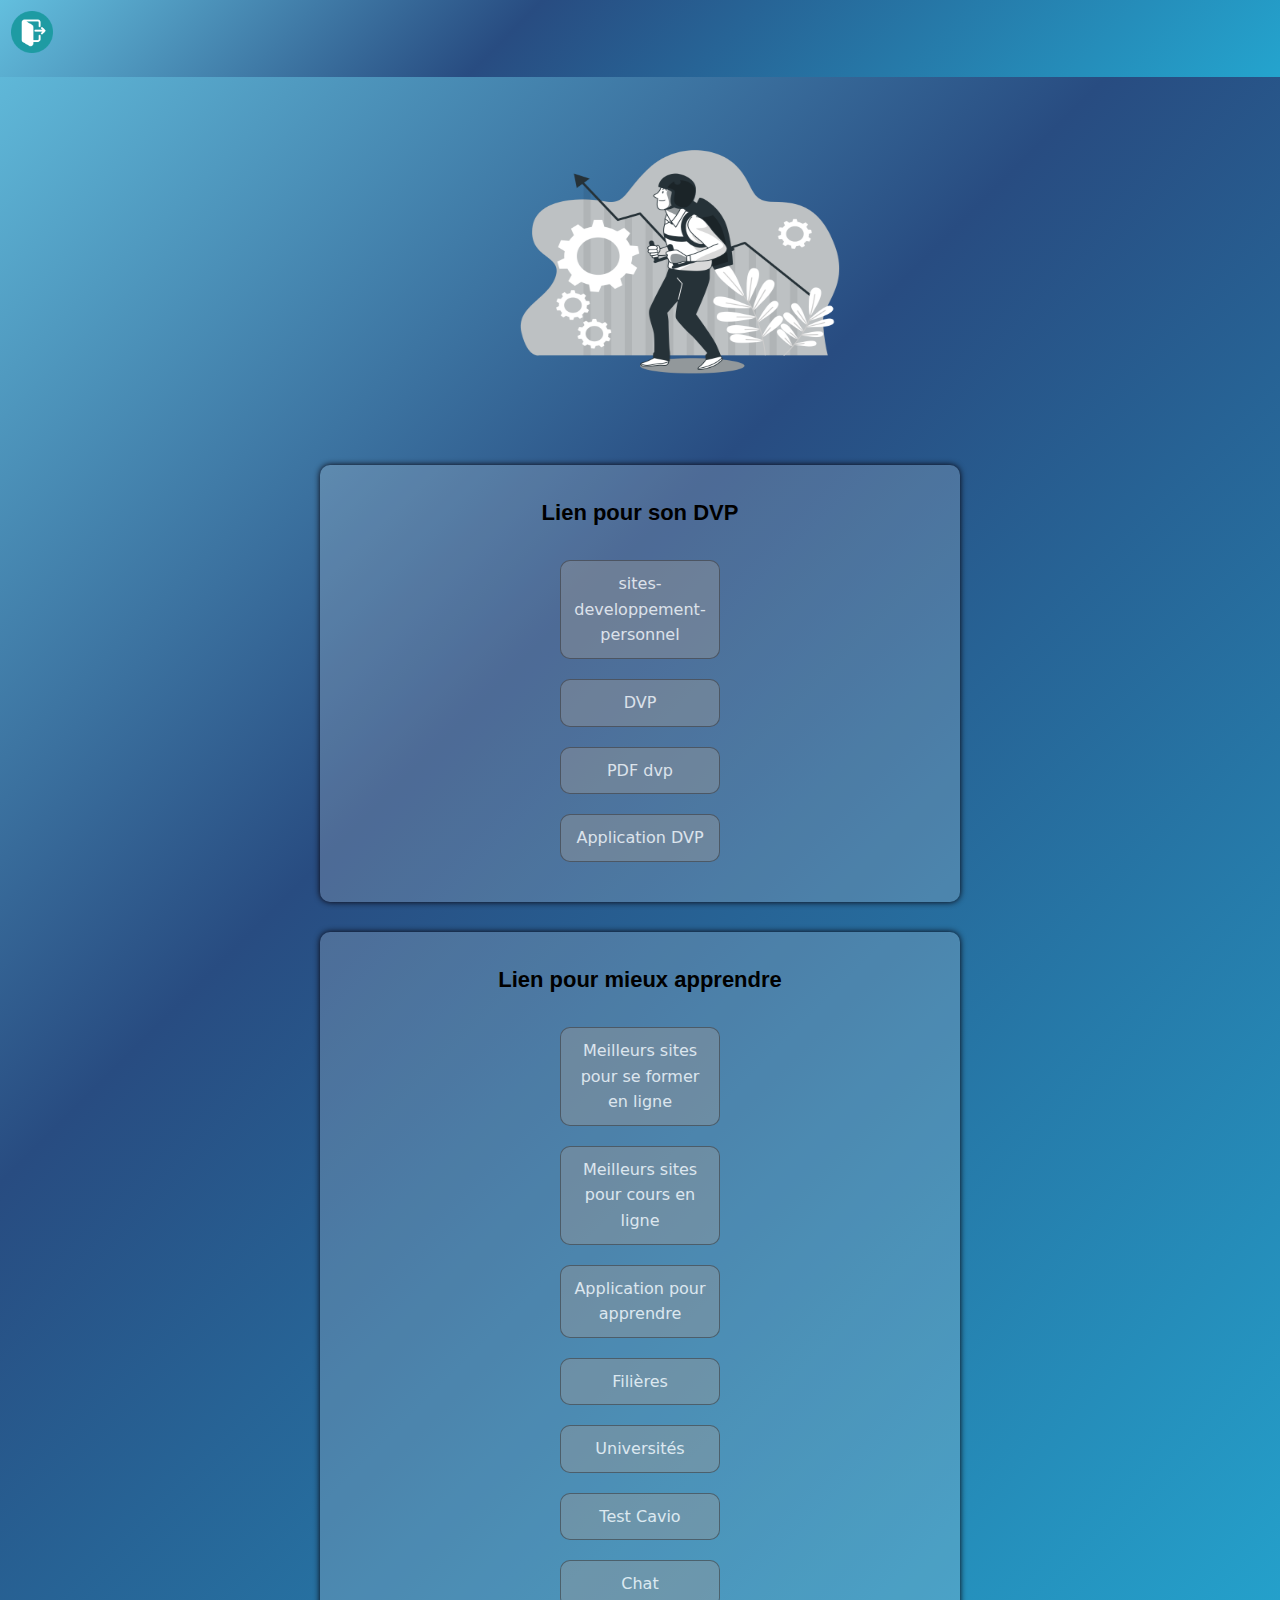
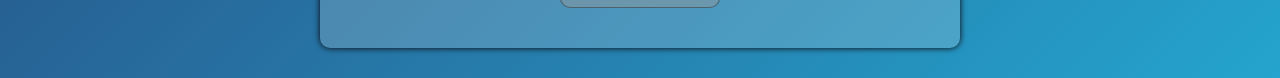
<file: the-audio/Interface/dvp.html>
<!DOCTYPE html>
<html lang="fr">

<head>
    <meta charset="UTF-8">
    <meta http-equiv="X-UA-Compatible" content="IE=edge">
    <meta name="viewport" content="width=device-width, initial-scale=1.0">
    <script src="https://code.jquery.com/jquery-3.3.1.slim.min.js"
        integrity="sha384-q8i/X+965DzO0rT7abK41JStQIAqVgRVzpbzo5smXKp4YfRvH+8abtTE1Pi6jizo"
        crossorigin="anonymous"></script>
    <script src="https://cdn.jsdelivr.net/npm/popper.js@1.14.3/dist/umd/popper.min.js"
        integrity="sha384-ZMP7rVo3mIykV+2+9J3UJ46jBk0WLaUAdn689aCwoqbBJiSnjAK/l8WvCWPIPm49"
        crossorigin="anonymous"></script>
    <script src="https://cdn.jsdelivr.net/npm/bootstrap@4.1.3/dist/js/bootstrap.min.js"
        integrity="sha384-ChfqqxuZUCnJSK3+MXmPNIyE6ZbWh2IMqE241rYiqJxyMiZ6OW/JmZQ5stwEULTy"
        crossorigin="anonymous"></script>
    <link href="https://cdn.jsdelivr.net/npm/bootstrap@5.3.0-alpha1/dist/css/bootstrap.min.css" rel="stylesheet"
        integrity="sha384-GLhlTQ8iRABdZLl6O3oVMWSktQOp6b7In1Zl3/Jr59b6EGGoI1aFkw7cmDA6j6gD" crossorigin="anonymous">

    <link rel="stylesheet" href="css/styles.css">
</head>

<style>

</style>

<body>
    <nav class="navbar navbar-expand-lg">
        <img class="logout" src="img/logo.png" />
    </nav>
    <div class="image">
        <img class="image" src="img/Startup life-bro.png" />
    </div>
    <section class="corps_principal_dvp" id="dvp">
        <h2>Lien pour son DVP</h2>
        <a href="https://lightpdf.com/fr/sites-developpement-personnel.html">sites-developpement-personnel</a>
        <a
            href="http://www.livrespourtous.com/e-books/list/onecat/Livres-electroniques+Sciences-Humaines-et-Sociales+Psychanalyse-Psychologie+Developpement-personnel/0/all_items.html">DVP</a>
        <a href="https://www.promethee-devperso.com/ebooks/">PDF dvp</a>
        <a href="https://htpratique.com/applications-developpement-personnel/">Application DVP</a>
    </section>

    <section class="corps_principal_leçon"></a>
        <h2>Lien pour mieux apprendre</h2>
        <a href="https://www.jobenstock.fr/blog/les-12-meilleurs-sites-pour-se-former-en-ligne-gratuitement/">Meilleurs
            sites pour se former en ligne</a>
        <a href="https://www.oberlo.fr/blog/cours-en-ligne">Meilleurs sites pour cours en ligne</a>
        <a href="https://geekflare.com/fr/learn-everyday-apps/">Application pour apprendre</a>
        <a href="https://univ-antananarivo.mg/Orientation-Scolaire-et-Professionnelle" target="_blank">Filières</a>
        <a href="https://inohevitry.org/universites-et-instituts-superieurs-a-madagascar/"
            target="_blank">Universités</a>
        <a href="../cavio/index.php">Test Cavio</a>
        <a href="../chat/index.html">Chat</a>
    </section>
</body>

</html>
</file>
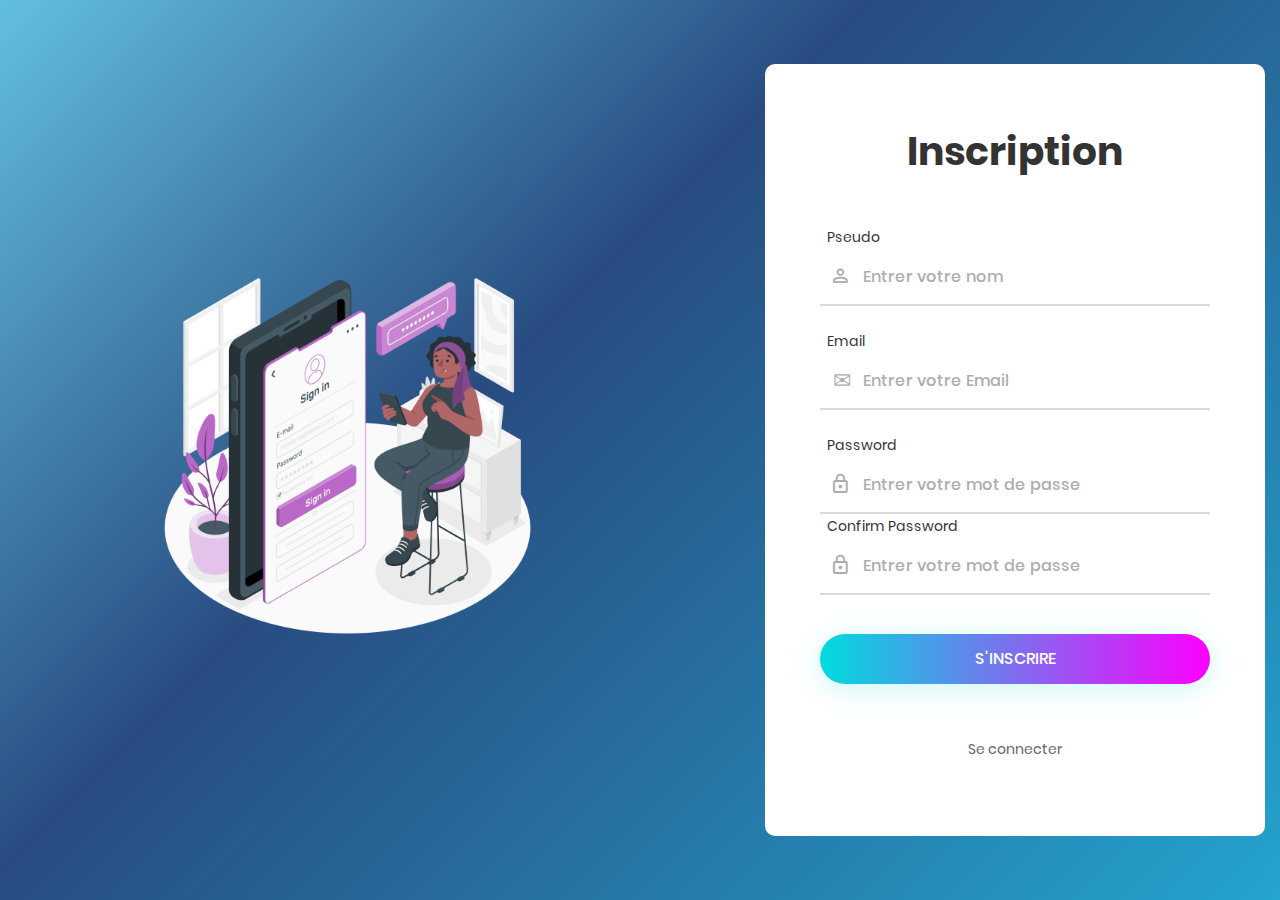
<file: the-audio/other-page/Login_v4/inscrire.html>
<!DOCTYPE html>
<html lang="en">

<head>
	<title>Inscription</title>
	<meta charset="UTF-8">
	<meta name="viewport" content="width=device-width, initial-scale=1">
	<!--===============================================================================================-->
	<link rel="icon" type="image/png" href="images/icons/favicon.ico" />
	<!--===============================================================================================-->
	<link rel="stylesheet" type="text/css" href="vendor/bootstrap/css/bootstrap.min.css">
	<!--===============================================================================================-->
	<link rel="stylesheet" type="text/css" href="fonts/font-awesome-4.7.0/css/font-awesome.min.css">
	<!--===============================================================================================-->
	<link rel="stylesheet" type="text/css" href="fonts/iconic/css/material-design-iconic-font.min.css">
	<!--===============================================================================================-->
	<link rel="stylesheet" type="text/css" href="vendor/animate/animate.css">
	<!--===============================================================================================-->
	<link rel="stylesheet" type="text/css" href="vendor/css-hamburgers/hamburgers.min.css">
	<!--===============================================================================================-->
	<link rel="stylesheet" type="text/css" href="vendor/animsition/css/animsition.min.css">
	<!--===============================================================================================-->
	<link rel="stylesheet" type="text/css" href="vendor/select2/select2.min.css">
	<!--===============================================================================================-->
	<link rel="stylesheet" type="text/css" href="vendor/daterangepicker/daterangepicker.css">
	<!--===============================================================================================-->
	<link rel="stylesheet" type="text/css" href="css/util.css">
	<link rel="stylesheet" type="text/css" href="css/main.css">
	<!--===============================================================================================-->
</head>

<body>
	<div class="content">
		<div class="img-div">
			<img src="../../img/login-amico.png" alt="">
		</div>
		<div class="limiter">
			<div class="container-login100">
				<div class="wrap-login100 p-l-55 p-r-55 p-t-65 p-b-54">
					<form class="login100-form validate-form">
						<span class="login100-form-title p-b-49">
							Inscription <br>
						</span>

						<div class="wrap-input100 validate-input m-b-23" data-validate="Username is reauired">
							<span class="label-input100">Pseudo</span>
							<input class="input100" type="text" name="name" placeholder="Entrer votre nom">
							<span class="focus-input100" data-symbol="&#xf206;"></span>
						</div>

						<div class="wrap-input100 validate-input m-b-23" data-validate="UserEmail is required">
							<span class="label-input100">Email</span>
							<input class="input100" type="text" name="email" placeholder="Entrer votre Email">
							<span class="focus-input100" data-symbol="&#x2709;"></span>
						</div>

						<div class="wrap-input100 validate-input" data-validate="Password is required">
							<span class="label-input100">Password</span>
							<input class="input100" type="password" name="mdp" placeholder="Entrer votre mot de passe">
							<span class="focus-input100" data-symbol="&#xf190;"></span>
						</div>

						<div class="wrap-input100 validate-input" data-validate="Password is required">
							<span class="label-input100">Confirm Password</span>
							<input class="input100" type="password" name="mdp2" placeholder="Entrer votre mot de passe">
							<span class="focus-input100" data-symbol="&#xf190;"></span>
						</div>

						<div class="text-right p-t-8 p-b-31">

						</div>

						<div class="container-login100-form-btn">
							<div class="wrap-login100-form-btn">
								<div class="login100-form-bgbtn"></div>
								<button class="login100-form-btn" type="submit" name="inscription">
									S'inscrire
								</button>
							</div>
						</div>
						<div class="txt1 text-center p-t-54 p-b-20">
							<span>
								<a href="log-In.html">Se connecter</a>
							</span>
						</div>

				</div>
				<div class="flex-col-c p-t-155">

				</div>
				</form>
			</div>
		</div>
	</div>

	</div>

	<div id="dropDownSelect1"></div>

	<!--===============================================================================================-->
	<script src="vendor/jquery/jquery-3.2.1.min.js"></script>
	<!--===============================================================================================-->
	<script src="vendor/animsition/js/animsition.min.js"></script>
	<!--===============================================================================================-->
	<script src="vendor/bootstrap/js/popper.js"></script>
	<script src="vendor/bootstrap/js/bootstrap.min.js"></script>
	<!--===============================================================================================-->
	<script src="vendor/select2/select2.min.js"></script>
	<!--===============================================================================================-->
	<script src="vendor/daterangepicker/moment.min.js"></script>
	<script src="vendor/daterangepicker/daterangepicker.js"></script>
	<!--===============================================================================================-->
	<script src="vendor/countdowntime/countdowntime.js"></script>
	<!--===============================================================================================-->
	<script src="js/main.js"></script>

</body>

</html>
</file>
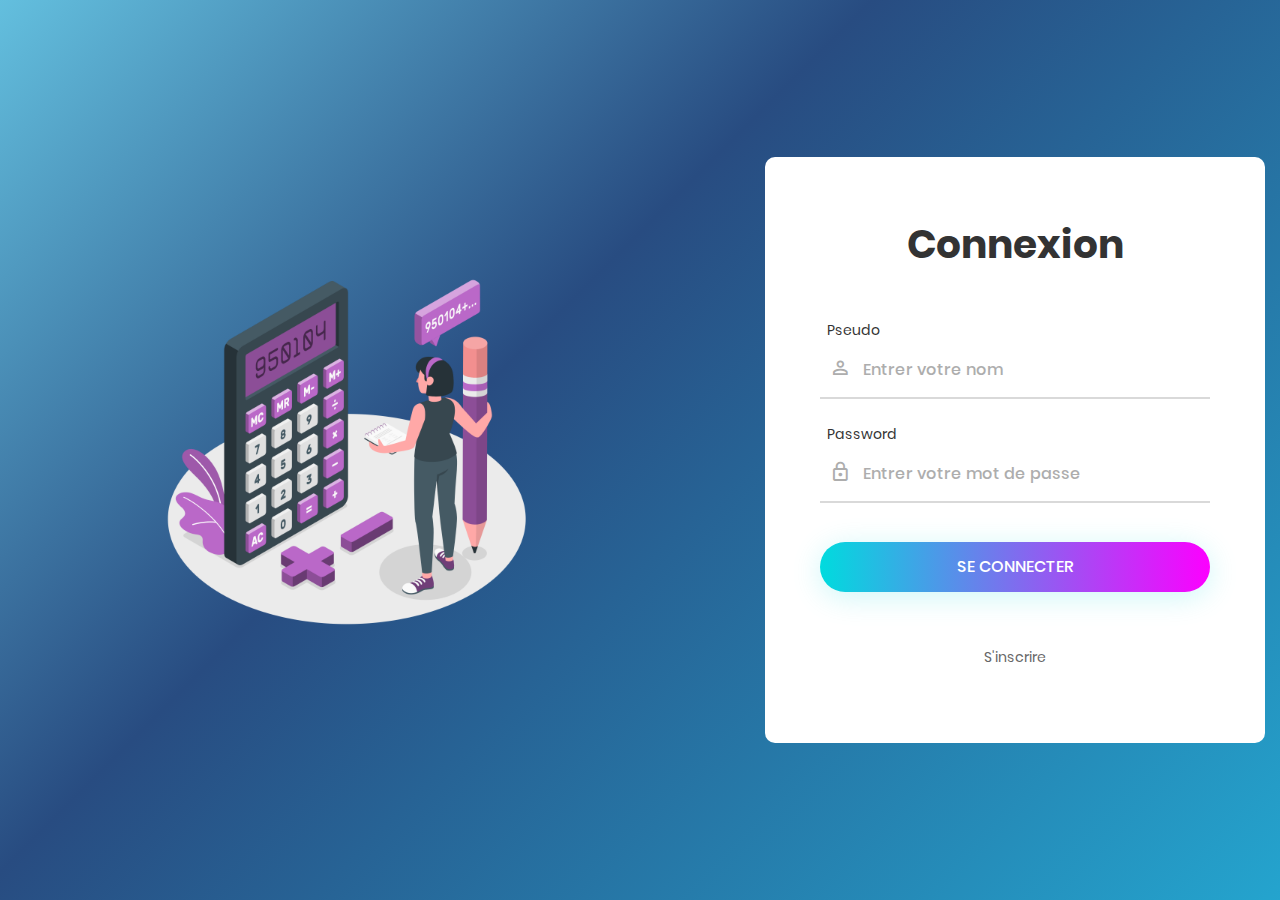
<file: the-audio/other-page/Login_v4/log-In.html>
<!DOCTYPE html>
<html lang="en">

<head>
	<title>Connexion</title>
	<meta charset="UTF-8">
	<meta name="viewport" content="width=device-width, initial-scale=1">
	<!--===============================================================================================-->
	<link rel="icon" type="image/png" href="images/icons/favicon.ico" />
	<!--===============================================================================================-->
	<link rel="stylesheet" type="text/css" href="vendor/bootstrap/css/bootstrap.min.css">
	<!--===============================================================================================-->
	<link rel="stylesheet" type="text/css" href="fonts/font-awesome-4.7.0/css/font-awesome.min.css">
	<!--===============================================================================================-->
	<link rel="stylesheet" type="text/css" href="fonts/iconic/css/material-design-iconic-font.min.css">
	<!--===============================================================================================-->
	<link rel="stylesheet" type="text/css" href="vendor/animate/animate.css">
	<!--===============================================================================================-->
	<link rel="stylesheet" type="text/css" href="vendor/css-hamburgers/hamburgers.min.css">
	<!--===============================================================================================-->
	<link rel="stylesheet" type="text/css" href="vendor/animsition/css/animsition.min.css">
	<!--===============================================================================================-->
	<link rel="stylesheet" type="text/css" href="vendor/select2/select2.min.css">
	<!--===============================================================================================-->
	<link rel="stylesheet" type="text/css" href="vendor/daterangepicker/daterangepicker.css">
	<!--===============================================================================================-->
	<link rel="stylesheet" type="text/css" href="css/util.css">
	<link rel="stylesheet" type="text/css" href="css/main.css">
	<!--===============================================================================================-->
</head>

<body>
	<div class="content">
		<div class="img-div">
			<img src="../../img/Calculator-amico.png" alt="">
		</div>
		<div class="limiter">
			<div class="container-login100">
				<div class="wrap-login100 p-l-55 p-r-55 p-t-65 p-b-54">
					<form class="login100-form validate-form">
						<span class="login100-form-title p-b-49">
							Connexion <br>
						</span>

						<div class="wrap-input100 validate-input m-b-23" data-validate="Username is reauired">
							<span class="label-input100">Pseudo</span>
							<input class="input100" type="text" name="name" placeholder="Entrer votre nom">
							<span class="focus-input100" data-symbol="&#xf206;"></span>
						</div>

						<div class="wrap-input100 validate-input" data-validate="Password is required">
							<span class="label-input100">Password</span>
							<input class="input100" type="password" name="mdp" placeholder="Entrer votre mot de passe">
							<span class="focus-input100" data-symbol="&#xf190;"></span>
						</div>

						<div class="text-right p-t-8 p-b-31">

						</div>

						<div class="container-login100-form-btn">
							<div class="wrap-login100-form-btn">
								<div class="login100-form-bgbtn"></div>
								<button class="login100-form-btn" type="submit" name="connexion">
									Se Connecter
								</button>
							</div>
						</div>

						<div class="txt1 text-center p-t-54 p-b-20">
							<span>
								<a href="inscrire.html">S'inscrire</a>
							</span>
						</div>


				</div>
				<div class="flex-col-c p-t-155">

				</div>
				</form>
			</div>
		</div>
	</div>

	</div>

	<div id="dropDownSelect1"></div>

	<!--===============================================================================================-->
	<script src="vendor/jquery/jquery-3.2.1.min.js"></script>
	<!--===============================================================================================-->
	<script src="vendor/animsition/js/animsition.min.js"></script>
	<!--===============================================================================================-->
	<script src="vendor/bootstrap/js/popper.js"></script>
	<script src="vendor/bootstrap/js/bootstrap.min.js"></script>
	<!--===============================================================================================-->
	<script src="vendor/select2/select2.min.js"></script>
	<!--===============================================================================================-->
	<script src="vendor/daterangepicker/moment.min.js"></script>
	<script src="vendor/daterangepicker/daterangepicker.js"></script>
	<!--===============================================================================================-->
	<script src="vendor/countdowntime/countdowntime.js"></script>
	<!--===============================================================================================-->
	<script src="js/main.js"></script>

</body>

</html>
</file>
<file: the-audio/Interface/css/styles.css>
* {
  padding: 0;
  margin: 0;
}


.sidebar-heading {
  font-family: Arial, Helvetica, sans-serif;
  font-size: 2.1rem;
}

.navbar {
  height: 77px;
  width: 100%;
  background-color: rgba(0, 0, 0, 0.055);
  margin-bottom: 0.5rem;
  background-image: linear-gradient(hsl(0, 80%, 70%), #BADA55);
  background: linear-gradient(135deg, #63bfde 0%, #284c81 40%, #24a4ce 100%);
}

.sidebar-heading {
  padding: 1.2rem;
  border-bottom: black 1px solid;
  background-color: #1b5ab9;
  color: white;
}

.list-group {
  width: 40vh;
  height: 50vh;
}

.tab-content {
  background-image: linear-gradient(hsl(0, 80%, 70%), #BADA55);

  background: linear-gradient(135deg, #63bfde 0%, #284c81 40%, #24a4ce 100%);

}

* {
  box-sizing: border-box;
  padding: 0;
  margin: 0;
}

body {
  font-family: 'Segoe UI', Tahoma, Geneva, Verdana, sans-serif;
  line-height: 1.6;
  text-align: center;
  justify-content: center;
  background: linear-gradient(135deg, #63bfde 0%, #284c81 40%, #24a4ce 100%);
}

.corps_principal {
  margin: 0px auto;
  padding: 25px;
  border-radius: 5px;
  justify-content: center;
  text-align: center;
  box-shadow: 0px 0px 6px 0px rgba(8, 0, 8, 1);
  -webkit-box-shadow: 0px 0px 6px 0px rgba(8, 0, 8, 1);
  -moz-box-shadow: 0px 0px 6px 0px rgba(8, 0, 8, 1);
}

.corps_principal_leçon,
.corps_principal_dvp {
  border-radius: 10px;
  padding: 20px 0;
  margin: 30px 0;
  margin-left: 20rem;
  box-shadow: 0px 0px 6px 0px rgba(8, 0, 8, 1);
  -webkit-box-shadow: 0px 0px 6px 0px rgba(8, 0, 8, 1);
  -moz-box-shadow: 0px 0px 6px 0px rgba(8, 0, 8, 1);
  width: 50%;
  background-color: rgba(245, 245, 245, 0.185);
}

a {
  display: block;
  width: 160px;
  margin: 20px auto;
  font-size: 1.0rem;
  font-family: system-ui, -apple-system, BlinkMacSystemFont, 'Segoe UI', Roboto, Oxygen, Ubuntu, Cantarell, 'Open Sans', 'Helvetica Neue', sans-serif;
  padding: 10px;
  border: 0.1rem solid rgba(61, 59, 59, 0.719);
  border-radius: 10px;
  color: #fff;
  background: rgba(153, 153, 153, 0.521);
  cursor: pointer;
  opacity: 0.8;
  transition: all 0.5 ease;
  outline: none;
  justify-content: center;
  text-align: center;
  padding: 10px;
  text-decoration: none;
}

a:hover {
  opacity: 1;
  color: #284c81;
  background-color: whitesmoke;
}

.corps_principal_leçon>h2,
.corps_principal_dvp>h2 {
  padding: 10px 0;
  text-align: center;
  font-size: 22px;
}

.image {
  height: 350px;
  width: 400px;
  margin-left: 15rem;
}

.logout {
  display: flex;
  flex-direction: column;
  width: 64px;
  height: 64px;
  align-self: flex-end;
  padding: 0.7rem;
}

.navbar {
  flex-direction: row;
  align-items: right;
}
</file>
<file: the-audio/other-page/Login_v4/vendor/daterangepicker/daterangepicker.css>
.daterangepicker {
  position: absolute;
  color: inherit;
  background-color: #fff;
  border-radius: 4px;
  width: 278px;
  padding: 4px;
  margin-top: 1px;
  top: 100px;
  left: 20px;
  /* Calendars */ }
  .daterangepicker:before, .daterangepicker:after {
    position: absolute;
    display: inline-block;
    border-bottom-color: rgba(0, 0, 0, 0.2);
    content: ''; }
  .daterangepicker:before {
    top: -7px;
    border-right: 7px solid transparent;
    border-left: 7px solid transparent;
    border-bottom: 7px solid #ccc; }
  .daterangepicker:after {
    top: -6px;
    border-right: 6px solid transparent;
    border-bottom: 6px solid #fff;
    border-left: 6px solid transparent; }
  .daterangepicker.opensleft:before {
    right: 9px; }
  .daterangepicker.opensleft:after {
    right: 10px; }
  .daterangepicker.openscenter:before {
    left: 0;
    right: 0;
    width: 0;
    margin-left: auto;
    margin-right: auto; }
  .daterangepicker.openscenter:after {
    left: 0;
    right: 0;
    width: 0;
    margin-left: auto;
    margin-right: auto; }
  .daterangepicker.opensright:before {
    left: 9px; }
  .daterangepicker.opensright:after {
    left: 10px; }
  .daterangepicker.dropup {
    margin-top: -5px; }
    .daterangepicker.dropup:before {
      top: initial;
      bottom: -7px;
      border-bottom: initial;
      border-top: 7px solid #ccc; }
    .daterangepicker.dropup:after {
      top: initial;
      bottom: -6px;
      border-bottom: initial;
      border-top: 6px solid #fff; }
  .daterangepicker.dropdown-menu {
    max-width: none;
    z-index: 3001; }
  .daterangepicker.single .ranges, .daterangepicker.single .calendar {
    float: none; }
  .daterangepicker.show-calendar .calendar {
    display: block; }
  .daterangepicker .calendar {
    display: none;
    max-width: 270px;
    margin: 4px; }
    .daterangepicker .calendar.single .calendar-table {
      border: none; }
    .daterangepicker .calendar th, .daterangepicker .calendar td {
      white-space: nowrap;
      text-align: center;
      min-width: 32px; }
  .daterangepicker .calendar-table {
    border: 1px solid #fff;
    padding: 4px;
    border-radius: 4px;
    background-color: #fff; }
  .daterangepicker table {
    width: 100%;
    margin: 0; }
  .daterangepicker td, .daterangepicker th {
    text-align: center;
    width: 20px;
    height: 20px;
    border-radius: 4px;
    border: 1px solid transparent;
    white-space: nowrap;
    cursor: pointer; }
    .daterangepicker td.available:hover, .daterangepicker th.available:hover {
      background-color: #eee;
      border-color: transparent;
      color: inherit; }
    .daterangepicker td.week, .daterangepicker th.week {
      font-size: 80%;
      color: #ccc; }
  .daterangepicker td.off, .daterangepicker td.off.in-range, .daterangepicker td.off.start-date, .daterangepicker td.off.end-date {
    background-color: #fff;
    border-color: transparent;
    color: #999; }
  .daterangepicker td.in-range {
    background-color: #ebf4f8;
    border-color: transparent;
    color: #000;
    border-radius: 0; }
  .daterangepicker td.start-date {
    border-radius: 4px 0 0 4px; }
  .daterangepicker td.end-date {
    border-radius: 0 4px 4px 0; }
  .daterangepicker td.start-date.end-date {
    border-radius: 4px; }
  .daterangepicker td.active, .daterangepicker td.active:hover {
    background-color: #357ebd;
    border-color: transparent;
    color: #fff; }
  .daterangepicker th.month {
    width: auto; }
  .daterangepicker td.disabled, .daterangepicker option.disabled {
    color: #999;
    cursor: not-allowed;
    text-decoration: line-through; }
  .daterangepicker select.monthselect, .daterangepicker select.yearselect {
    font-size: 12px;
    padding: 1px;
    height: auto;
    margin: 0;
    cursor: default; }
  .daterangepicker select.monthselect {
    margin-right: 2%;
    width: 56%; }
  .daterangepicker select.yearselect {
    width: 40%; }
  .daterangepicker select.hourselect, .daterangepicker select.minuteselect, .daterangepicker select.secondselect, .daterangepicker select.ampmselect {
    width: 50px;
    margin-bottom: 0; }
  .daterangepicker .input-mini {
    border: 1px solid #ccc;
    border-radius: 4px;
    color: #555;
    height: 30px;
    line-height: 30px;
    display: block;
    vertical-align: middle;
    margin: 0 0 5px 0;
    padding: 0 6px 0 28px;
    width: 100%; }
    .daterangepicker .input-mini.active {
      border: 1px solid #08c;
      border-radius: 4px; }
  .daterangepicker .daterangepicker_input {
    position: relative; }
    .daterangepicker .daterangepicker_input i {
      position: absolute;
      left: 8px;
      top: 8px; }
  .daterangepicker.rtl .input-mini {
    padding-right: 28px;
    padding-left: 6px; }
  .daterangepicker.rtl .daterangepicker_input i {
    left: auto;
    right: 8px; }
  .daterangepicker .calendar-time {
    text-align: center;
    margin: 5px auto;
    line-height: 30px;
    position: relative;
    padding-left: 28px; }
    .daterangepicker .calendar-time select.disabled {
      color: #ccc;
      cursor: not-allowed; }

.ranges {
  font-size: 11px;
  float: none;
  margin: 4px;
  text-align: left; }
  .ranges ul {
    list-style: none;
    margin: 0 auto;
    padding: 0;
    width: 100%; }
  .ranges li {
    font-size: 13px;
    background-color: #f5f5f5;
    border: 1px solid #f5f5f5;
    border-radius: 4px;
    color: #08c;
    padding: 3px 12px;
    margin-bottom: 8px;
    cursor: pointer; }
    .ranges li:hover {
      background-color: #08c;
      border: 1px solid #08c;
      color: #fff; }
    .ranges li.active {
      background-color: #08c;
      border: 1px solid #08c;
      color: #fff; }

/*  Larger Screen Styling */
@media (min-width: 564px) {
  .daterangepicker {
    width: auto; }
    .daterangepicker .ranges ul {
      width: 160px; }
    .daterangepicker.single .ranges ul {
      width: 100%; }
    .daterangepicker.single .calendar.left {
      clear: none; }
    .daterangepicker.single.ltr .ranges, .daterangepicker.single.ltr .calendar {
      float: left; }
    .daterangepicker.single.rtl .ranges, .daterangepicker.single.rtl .calendar {
      float: right; }
    .daterangepicker.ltr {
      direction: ltr;
      text-align: left; }
      .daterangepicker.ltr .calendar.left {
        clear: left;
        margin-right: 0; }
        .daterangepicker.ltr .calendar.left .calendar-table {
          border-right: none;
          border-top-right-radius: 0;
          border-bottom-right-radius: 0; }
      .daterangepicker.ltr .calendar.right {
        margin-left: 0; }
        .daterangepicker.ltr .calendar.right .calendar-table {
          border-left: none;
          border-top-left-radius: 0;
          border-bottom-left-radius: 0; }
      .daterangepicker.ltr .left .daterangepicker_input {
        padding-right: 12px; }
      .daterangepicker.ltr .calendar.left .calendar-table {
        padding-right: 12px; }
      .daterangepicker.ltr .ranges, .daterangepicker.ltr .calendar {
        float: left; }
    .daterangepicker.rtl {
      direction: rtl;
      text-align: right; }
      .daterangepicker.rtl .calendar.left {
        clear: right;
        margin-left: 0; }
        .daterangepicker.rtl .calendar.left .calendar-table {
          border-left: none;
          border-top-left-radius: 0;
          border-bottom-left-radius: 0; }
      .daterangepicker.rtl .calendar.right {
        margin-right: 0; }
        .daterangepicker.rtl .calendar.right .calendar-table {
          border-right: none;
          border-top-right-radius: 0;
          border-bottom-right-radius: 0; }
      .daterangepicker.rtl .left .daterangepicker_input {
        padding-left: 12px; }
      .daterangepicker.rtl .calendar.left .calendar-table {
        padding-left: 12px; }
      .daterangepicker.rtl .ranges, .daterangepicker.rtl .calendar {
        text-align: right;
        float: right; } }
@media (min-width: 730px) {
  .daterangepicker .ranges {
    width: auto; }
  .daterangepicker.ltr .ranges {
    float: left; }
  .daterangepicker.rtl .ranges {
    float: right; }
  .daterangepicker .calendar.left {
    clear: none !important; } }
</file>
<file: the-audio/other-page/Login_v4/css/util.css>
/*[ FONT SIZE ]
///////////////////////////////////////////////////////////
*/
.fs-1 {font-size: 1px;}
.fs-2 {font-size: 2px;}
.fs-3 {font-size: 3px;}
.fs-4 {font-size: 4px;}
.fs-5 {font-size: 5px;}
.fs-6 {font-size: 6px;}
.fs-7 {font-size: 7px;}
.fs-8 {font-size: 8px;}
.fs-9 {font-size: 9px;}
.fs-10 {font-size: 10px;}
.fs-11 {font-size: 11px;}
.fs-12 {font-size: 12px;}
.fs-13 {font-size: 13px;}
.fs-14 {font-size: 14px;}
.fs-15 {font-size: 15px;}
.fs-16 {font-size: 16px;}
.fs-17 {font-size: 17px;}
.fs-18 {font-size: 18px;}
.fs-19 {font-size: 19px;}
.fs-20 {font-size: 20px;}
.fs-21 {font-size: 21px;}
.fs-22 {font-size: 22px;}
.fs-23 {font-size: 23px;}
.fs-24 {font-size: 24px;}
.fs-25 {font-size: 25px;}
.fs-26 {font-size: 26px;}
.fs-27 {font-size: 27px;}
.fs-28 {font-size: 28px;}
.fs-29 {font-size: 29px;}
.fs-30 {font-size: 30px;}
.fs-31 {font-size: 31px;}
.fs-32 {font-size: 32px;}
.fs-33 {font-size: 33px;}
.fs-34 {font-size: 34px;}
.fs-35 {font-size: 35px;}
.fs-36 {font-size: 36px;}
.fs-37 {font-size: 37px;}
.fs-38 {font-size: 38px;}
.fs-39 {font-size: 39px;}
.fs-40 {font-size: 40px;}
.fs-41 {font-size: 41px;}
.fs-42 {font-size: 42px;}
.fs-43 {font-size: 43px;}
.fs-44 {font-size: 44px;}
.fs-45 {font-size: 45px;}
.fs-46 {font-size: 46px;}
.fs-47 {font-size: 47px;}
.fs-48 {font-size: 48px;}
.fs-49 {font-size: 49px;}
.fs-50 {font-size: 50px;}
.fs-51 {font-size: 51px;}
.fs-52 {font-size: 52px;}
.fs-53 {font-size: 53px;}
.fs-54 {font-size: 54px;}
.fs-55 {font-size: 55px;}
.fs-56 {font-size: 56px;}
.fs-57 {font-size: 57px;}
.fs-58 {font-size: 58px;}
.fs-59 {font-size: 59px;}
.fs-60 {font-size: 60px;}
.fs-61 {font-size: 61px;}
.fs-62 {font-size: 62px;}
.fs-63 {font-size: 63px;}
.fs-64 {font-size: 64px;}
.fs-65 {font-size: 65px;}
.fs-66 {font-size: 66px;}
.fs-67 {font-size: 67px;}
.fs-68 {font-size: 68px;}
.fs-69 {font-size: 69px;}
.fs-70 {font-size: 70px;}
.fs-71 {font-size: 71px;}
.fs-72 {font-size: 72px;}
.fs-73 {font-size: 73px;}
.fs-74 {font-size: 74px;}
.fs-75 {font-size: 75px;}
.fs-76 {font-size: 76px;}
.fs-77 {font-size: 77px;}
.fs-78 {font-size: 78px;}
.fs-79 {font-size: 79px;}
.fs-80 {font-size: 80px;}
.fs-81 {font-size: 81px;}
.fs-82 {font-size: 82px;}
.fs-83 {font-size: 83px;}
.fs-84 {font-size: 84px;}
.fs-85 {font-size: 85px;}
.fs-86 {font-size: 86px;}
.fs-87 {font-size: 87px;}
.fs-88 {font-size: 88px;}
.fs-89 {font-size: 89px;}
.fs-90 {font-size: 90px;}
.fs-91 {font-size: 91px;}
.fs-92 {font-size: 92px;}
.fs-93 {font-size: 93px;}
.fs-94 {font-size: 94px;}
.fs-95 {font-size: 95px;}
.fs-96 {font-size: 96px;}
.fs-97 {font-size: 97px;}
.fs-98 {font-size: 98px;}
.fs-99 {font-size: 99px;}
.fs-100 {font-size: 100px;}
.fs-101 {font-size: 101px;}
.fs-102 {font-size: 102px;}
.fs-103 {font-size: 103px;}
.fs-104 {font-size: 104px;}
.fs-105 {font-size: 105px;}
.fs-106 {font-size: 106px;}
.fs-107 {font-size: 107px;}
.fs-108 {font-size: 108px;}
.fs-109 {font-size: 109px;}
.fs-110 {font-size: 110px;}
.fs-111 {font-size: 111px;}
.fs-112 {font-size: 112px;}
.fs-113 {font-size: 113px;}
.fs-114 {font-size: 114px;}
.fs-115 {font-size: 115px;}
.fs-116 {font-size: 116px;}
.fs-117 {font-size: 117px;}
.fs-118 {font-size: 118px;}
.fs-119 {font-size: 119px;}
.fs-120 {font-size: 120px;}
.fs-121 {font-size: 121px;}
.fs-122 {font-size: 122px;}
.fs-123 {font-size: 123px;}
.fs-124 {font-size: 124px;}
.fs-125 {font-size: 125px;}
.fs-126 {font-size: 126px;}
.fs-127 {font-size: 127px;}
.fs-128 {font-size: 128px;}
.fs-129 {font-size: 129px;}
.fs-130 {font-size: 130px;}
.fs-131 {font-size: 131px;}
.fs-132 {font-size: 132px;}
.fs-133 {font-size: 133px;}
.fs-134 {font-size: 134px;}
.fs-135 {font-size: 135px;}
.fs-136 {font-size: 136px;}
.fs-137 {font-size: 137px;}
.fs-138 {font-size: 138px;}
.fs-139 {font-size: 139px;}
.fs-140 {font-size: 140px;}
.fs-141 {font-size: 141px;}
.fs-142 {font-size: 142px;}
.fs-143 {font-size: 143px;}
.fs-144 {font-size: 144px;}
.fs-145 {font-size: 145px;}
.fs-146 {font-size: 146px;}
.fs-147 {font-size: 147px;}
.fs-148 {font-size: 148px;}
.fs-149 {font-size: 149px;}
.fs-150 {font-size: 150px;}
.fs-151 {font-size: 151px;}
.fs-152 {font-size: 152px;}
.fs-153 {font-size: 153px;}
.fs-154 {font-size: 154px;}
.fs-155 {font-size: 155px;}
.fs-156 {font-size: 156px;}
.fs-157 {font-size: 157px;}
.fs-158 {font-size: 158px;}
.fs-159 {font-size: 159px;}
.fs-160 {font-size: 160px;}
.fs-161 {font-size: 161px;}
.fs-162 {font-size: 162px;}
.fs-163 {font-size: 163px;}
.fs-164 {font-size: 164px;}
.fs-165 {font-size: 165px;}
.fs-166 {font-size: 166px;}
.fs-167 {font-size: 167px;}
.fs-168 {font-size: 168px;}
.fs-169 {font-size: 169px;}
.fs-170 {font-size: 170px;}
.fs-171 {font-size: 171px;}
.fs-172 {font-size: 172px;}
.fs-173 {font-size: 173px;}
.fs-174 {font-size: 174px;}
.fs-175 {font-size: 175px;}
.fs-176 {font-size: 176px;}
.fs-177 {font-size: 177px;}
.fs-178 {font-size: 178px;}
.fs-179 {font-size: 179px;}
.fs-180 {font-size: 180px;}
.fs-181 {font-size: 181px;}
.fs-182 {font-size: 182px;}
.fs-183 {font-size: 183px;}
.fs-184 {font-size: 184px;}
.fs-185 {font-size: 185px;}
.fs-186 {font-size: 186px;}
.fs-187 {font-size: 187px;}
.fs-188 {font-size: 188px;}
.fs-189 {font-size: 189px;}
.fs-190 {font-size: 190px;}
.fs-191 {font-size: 191px;}
.fs-192 {font-size: 192px;}
.fs-193 {font-size: 193px;}
.fs-194 {font-size: 194px;}
.fs-195 {font-size: 195px;}
.fs-196 {font-size: 196px;}
.fs-197 {font-size: 197px;}
.fs-198 {font-size: 198px;}
.fs-199 {font-size: 199px;}
.fs-200 {font-size: 200px;}

/*[ PADDING ]
///////////////////////////////////////////////////////////
*/
.p-t-0 {padding-top: 0px;}
.p-t-1 {padding-top: 1px;}
.p-t-2 {padding-top: 2px;}
.p-t-3 {padding-top: 3px;}
.p-t-4 {padding-top: 4px;}
.p-t-5 {padding-top: 5px;}
.p-t-6 {padding-top: 6px;}
.p-t-7 {padding-top: 7px;}
.p-t-8 {padding-top: 8px;}
.p-t-9 {padding-top: 9px;}
.p-t-10 {padding-top: 10px;}
.p-t-11 {padding-top: 11px;}
.p-t-12 {padding-top: 12px;}
.p-t-13 {padding-top: 13px;}
.p-t-14 {padding-top: 14px;}
.p-t-15 {padding-top: 15px;}
.p-t-16 {padding-top: 16px;}
.p-t-17 {padding-top: 17px;}
.p-t-18 {padding-top: 18px;}
.p-t-19 {padding-top: 19px;}
.p-t-20 {padding-top: 20px;}
.p-t-21 {padding-top: 21px;}
.p-t-22 {padding-top: 22px;}
.p-t-23 {padding-top: 23px;}
.p-t-24 {padding-top: 24px;}
.p-t-25 {padding-top: 25px;}
.p-t-26 {padding-top: 26px;}
.p-t-27 {padding-top: 27px;}
.p-t-28 {padding-top: 28px;}
.p-t-29 {padding-top: 29px;}
.p-t-30 {padding-top: 30px;}
.p-t-31 {padding-top: 31px;}
.p-t-32 {padding-top: 32px;}
.p-t-33 {padding-top: 33px;}
.p-t-34 {padding-top: 34px;}
.p-t-35 {padding-top: 35px;}
.p-t-36 {padding-top: 36px;}
.p-t-37 {padding-top: 37px;}
.p-t-38 {padding-top: 38px;}
.p-t-39 {padding-top: 39px;}
.p-t-40 {padding-top: 40px;}
.p-t-41 {padding-top: 41px;}
.p-t-42 {padding-top: 42px;}
.p-t-43 {padding-top: 43px;}
.p-t-44 {padding-top: 44px;}
.p-t-45 {padding-top: 45px;}
.p-t-46 {padding-top: 46px;}
.p-t-47 {padding-top: 47px;}
.p-t-48 {padding-top: 48px;}
.p-t-49 {padding-top: 49px;}
.p-t-50 {padding-top: 50px;}
.p-t-51 {padding-top: 51px;}
.p-t-52 {padding-top: 52px;}
.p-t-53 {padding-top: 53px;}
.p-t-54 {padding-top: 54px;}
.p-t-55 {padding-top: 55px;}
.p-t-56 {padding-top: 56px;}
.p-t-57 {padding-top: 57px;}
.p-t-58 {padding-top: 58px;}
.p-t-59 {padding-top: 59px;}
.p-t-60 {padding-top: 60px;}
.p-t-61 {padding-top: 61px;}
.p-t-62 {padding-top: 62px;}
.p-t-63 {padding-top: 63px;}
.p-t-64 {padding-top: 64px;}
.p-t-65 {padding-top: 65px;}
.p-t-66 {padding-top: 66px;}
.p-t-67 {padding-top: 67px;}
.p-t-68 {padding-top: 68px;}
.p-t-69 {padding-top: 69px;}
.p-t-70 {padding-top: 70px;}
.p-t-71 {padding-top: 71px;}
.p-t-72 {padding-top: 72px;}
.p-t-73 {padding-top: 73px;}
.p-t-74 {padding-top: 74px;}
.p-t-75 {padding-top: 75px;}
.p-t-76 {padding-top: 76px;}
.p-t-77 {padding-top: 77px;}
.p-t-78 {padding-top: 78px;}
.p-t-79 {padding-top: 79px;}
.p-t-80 {padding-top: 80px;}
.p-t-81 {padding-top: 81px;}
.p-t-82 {padding-top: 82px;}
.p-t-83 {padding-top: 83px;}
.p-t-84 {padding-top: 84px;}
.p-t-85 {padding-top: 85px;}
.p-t-86 {padding-top: 86px;}
.p-t-87 {padding-top: 87px;}
.p-t-88 {padding-top: 88px;}
.p-t-89 {padding-top: 89px;}
.p-t-90 {padding-top: 90px;}
.p-t-91 {padding-top: 91px;}
.p-t-92 {padding-top: 92px;}
.p-t-93 {padding-top: 93px;}
.p-t-94 {padding-top: 94px;}
.p-t-95 {padding-top: 95px;}
.p-t-96 {padding-top: 96px;}
.p-t-97 {padding-top: 97px;}
.p-t-98 {padding-top: 98px;}
.p-t-99 {padding-top: 99px;}
.p-t-100 {padding-top: 100px;}
.p-t-101 {padding-top: 101px;}
.p-t-102 {padding-top: 102px;}
.p-t-103 {padding-top: 103px;}
.p-t-104 {padding-top: 104px;}
.p-t-105 {padding-top: 105px;}
.p-t-106 {padding-top: 106px;}
.p-t-107 {padding-top: 107px;}
.p-t-108 {padding-top: 108px;}
.p-t-109 {padding-top: 109px;}
.p-t-110 {padding-top: 110px;}
.p-t-111 {padding-top: 111px;}
.p-t-112 {padding-top: 112px;}
.p-t-113 {padding-top: 113px;}
.p-t-114 {padding-top: 114px;}
.p-t-115 {padding-top: 115px;}
.p-t-116 {padding-top: 116px;}
.p-t-117 {padding-top: 117px;}
.p-t-118 {padding-top: 118px;}
.p-t-119 {padding-top: 119px;}
.p-t-120 {padding-top: 120px;}
.p-t-121 {padding-top: 121px;}
.p-t-122 {padding-top: 122px;}
.p-t-123 {padding-top: 123px;}
.p-t-124 {padding-top: 124px;}
.p-t-125 {padding-top: 125px;}
.p-t-126 {padding-top: 126px;}
.p-t-127 {padding-top: 127px;}
.p-t-128 {padding-top: 128px;}
.p-t-129 {padding-top: 129px;}
.p-t-130 {padding-top: 130px;}
.p-t-131 {padding-top: 131px;}
.p-t-132 {padding-top: 132px;}
.p-t-133 {padding-top: 133px;}
.p-t-134 {padding-top: 134px;}
.p-t-135 {padding-top: 135px;}
.p-t-136 {padding-top: 136px;}
.p-t-137 {padding-top: 137px;}
.p-t-138 {padding-top: 138px;}
.p-t-139 {padding-top: 139px;}
.p-t-140 {padding-top: 140px;}
.p-t-141 {padding-top: 141px;}
.p-t-142 {padding-top: 142px;}
.p-t-143 {padding-top: 143px;}
.p-t-144 {padding-top: 144px;}
.p-t-145 {padding-top: 145px;}
.p-t-146 {padding-top: 146px;}
.p-t-147 {padding-top: 147px;}
.p-t-148 {padding-top: 148px;}
.p-t-149 {padding-top: 149px;}
.p-t-150 {padding-top: 150px;}
.p-t-151 {padding-top: 151px;}
.p-t-152 {padding-top: 152px;}
.p-t-153 {padding-top: 153px;}
.p-t-154 {padding-top: 154px;}
.p-t-155 {padding-top: 155px;}
.p-t-156 {padding-top: 156px;}
.p-t-157 {padding-top: 157px;}
.p-t-158 {padding-top: 158px;}
.p-t-159 {padding-top: 159px;}
.p-t-160 {padding-top: 160px;}
.p-t-161 {padding-top: 161px;}
.p-t-162 {padding-top: 162px;}
.p-t-163 {padding-top: 163px;}
.p-t-164 {padding-top: 164px;}
.p-t-165 {padding-top: 165px;}
.p-t-166 {padding-top: 166px;}
.p-t-167 {padding-top: 167px;}
.p-t-168 {padding-top: 168px;}
.p-t-169 {padding-top: 169px;}
.p-t-170 {padding-top: 170px;}
.p-t-171 {padding-top: 171px;}
.p-t-172 {padding-top: 172px;}
.p-t-173 {padding-top: 173px;}
.p-t-174 {padding-top: 174px;}
.p-t-175 {padding-top: 175px;}
.p-t-176 {padding-top: 176px;}
.p-t-177 {padding-top: 177px;}
.p-t-178 {padding-top: 178px;}
.p-t-179 {padding-top: 179px;}
.p-t-180 {padding-top: 180px;}
.p-t-181 {padding-top: 181px;}
.p-t-182 {padding-top: 182px;}
.p-t-183 {padding-top: 183px;}
.p-t-184 {padding-top: 184px;}
.p-t-185 {padding-top: 185px;}
.p-t-186 {padding-top: 186px;}
.p-t-187 {padding-top: 187px;}
.p-t-188 {padding-top: 188px;}
.p-t-189 {padding-top: 189px;}
.p-t-190 {padding-top: 190px;}
.p-t-191 {padding-top: 191px;}
.p-t-192 {padding-top: 192px;}
.p-t-193 {padding-top: 193px;}
.p-t-194 {padding-top: 194px;}
.p-t-195 {padding-top: 195px;}
.p-t-196 {padding-top: 196px;}
.p-t-197 {padding-top: 197px;}
.p-t-198 {padding-top: 198px;}
.p-t-199 {padding-top: 199px;}
.p-t-200 {padding-top: 200px;}
.p-t-201 {padding-top: 201px;}
.p-t-202 {padding-top: 202px;}
.p-t-203 {padding-top: 203px;}
.p-t-204 {padding-top: 204px;}
.p-t-205 {padding-top: 205px;}
.p-t-206 {padding-top: 206px;}
.p-t-207 {padding-top: 207px;}
.p-t-208 {padding-top: 208px;}
.p-t-209 {padding-top: 209px;}
.p-t-210 {padding-top: 210px;}
.p-t-211 {padding-top: 211px;}
.p-t-212 {padding-top: 212px;}
.p-t-213 {padding-top: 213px;}
.p-t-214 {padding-top: 214px;}
.p-t-215 {padding-top: 215px;}
.p-t-216 {padding-top: 216px;}
.p-t-217 {padding-top: 217px;}
.p-t-218 {padding-top: 218px;}
.p-t-219 {padding-top: 219px;}
.p-t-220 {padding-top: 220px;}
.p-t-221 {padding-top: 221px;}
.p-t-222 {padding-top: 222px;}
.p-t-223 {padding-top: 223px;}
.p-t-224 {padding-top: 224px;}
.p-t-225 {padding-top: 225px;}
.p-t-226 {padding-top: 226px;}
.p-t-227 {padding-top: 227px;}
.p-t-228 {padding-top: 228px;}
.p-t-229 {padding-top: 229px;}
.p-t-230 {padding-top: 230px;}
.p-t-231 {padding-top: 231px;}
.p-t-232 {padding-top: 232px;}
.p-t-233 {padding-top: 233px;}
.p-t-234 {padding-top: 234px;}
.p-t-235 {padding-top: 235px;}
.p-t-236 {padding-top: 236px;}
.p-t-237 {padding-top: 237px;}
.p-t-238 {padding-top: 238px;}
.p-t-239 {padding-top: 239px;}
.p-t-240 {padding-top: 240px;}
.p-t-241 {padding-top: 241px;}
.p-t-242 {padding-top: 242px;}
.p-t-243 {padding-top: 243px;}
.p-t-244 {padding-top: 244px;}
.p-t-245 {padding-top: 245px;}
.p-t-246 {padding-top: 246px;}
.p-t-247 {padding-top: 247px;}
.p-t-248 {padding-top: 248px;}
.p-t-249 {padding-top: 249px;}
.p-t-250 {padding-top: 250px;}
.p-b-0 {padding-bottom: 0px;}
.p-b-1 {padding-bottom: 1px;}
.p-b-2 {padding-bottom: 2px;}
.p-b-3 {padding-bottom: 3px;}
.p-b-4 {padding-bottom: 4px;}
.p-b-5 {padding-bottom: 5px;}
.p-b-6 {padding-bottom: 6px;}
.p-b-7 {padding-bottom: 7px;}
.p-b-8 {padding-bottom: 8px;}
.p-b-9 {padding-bottom: 9px;}
.p-b-10 {padding-bottom: 10px;}
.p-b-11 {padding-bottom: 11px;}
.p-b-12 {padding-bottom: 12px;}
.p-b-13 {padding-bottom: 13px;}
.p-b-14 {padding-bottom: 14px;}
.p-b-15 {padding-bottom: 15px;}
.p-b-16 {padding-bottom: 16px;}
.p-b-17 {padding-bottom: 17px;}
.p-b-18 {padding-bottom: 18px;}
.p-b-19 {padding-bottom: 19px;}
.p-b-20 {padding-bottom: 20px;}
.p-b-21 {padding-bottom: 21px;}
.p-b-22 {padding-bottom: 22px;}
.p-b-23 {padding-bottom: 23px;}
.p-b-24 {padding-bottom: 24px;}
.p-b-25 {padding-bottom: 25px;}
.p-b-26 {padding-bottom: 26px;}
.p-b-27 {padding-bottom: 27px;}
.p-b-28 {padding-bottom: 28px;}
.p-b-29 {padding-bottom: 29px;}
.p-b-30 {padding-bottom: 30px;}
.p-b-31 {padding-bottom: 31px;}
.p-b-32 {padding-bottom: 32px;}
.p-b-33 {padding-bottom: 33px;}
.p-b-34 {padding-bottom: 34px;}
.p-b-35 {padding-bottom: 35px;}
.p-b-36 {padding-bottom: 36px;}
.p-b-37 {padding-bottom: 37px;}
.p-b-38 {padding-bottom: 38px;}
.p-b-39 {padding-bottom: 39px;}
.p-b-40 {padding-bottom: 40px;}
.p-b-41 {padding-bottom: 41px;}
.p-b-42 {padding-bottom: 42px;}
.p-b-43 {padding-bottom: 43px;}
.p-b-44 {padding-bottom: 44px;}
.p-b-45 {padding-bottom: 45px;}
.p-b-46 {padding-bottom: 46px;}
.p-b-47 {padding-bottom: 47px;}
.p-b-48 {padding-bottom: 48px;}
.p-b-49 {padding-bottom: 49px;}
.p-b-50 {padding-bottom: 50px;}
.p-b-51 {padding-bottom: 51px;}
.p-b-52 {padding-bottom: 52px;}
.p-b-53 {padding-bottom: 53px;}
.p-b-54 {padding-bottom: 54px;}
.p-b-55 {padding-bottom: 55px;}
.p-b-56 {padding-bottom: 56px;}
.p-b-57 {padding-bottom: 57px;}
.p-b-58 {padding-bottom: 58px;}
.p-b-59 {padding-bottom: 59px;}
.p-b-60 {padding-bottom: 60px;}
.p-b-61 {padding-bottom: 61px;}
.p-b-62 {padding-bottom: 62px;}
.p-b-63 {padding-bottom: 63px;}
.p-b-64 {padding-bottom: 64px;}
.p-b-65 {padding-bottom: 65px;}
.p-b-66 {padding-bottom: 66px;}
.p-b-67 {padding-bottom: 67px;}
.p-b-68 {padding-bottom: 68px;}
.p-b-69 {padding-bottom: 69px;}
.p-b-70 {padding-bottom: 70px;}
.p-b-71 {padding-bottom: 71px;}
.p-b-72 {padding-bottom: 72px;}
.p-b-73 {padding-bottom: 73px;}
.p-b-74 {padding-bottom: 74px;}
.p-b-75 {padding-bottom: 75px;}
.p-b-76 {padding-bottom: 76px;}
.p-b-77 {padding-bottom: 77px;}
.p-b-78 {padding-bottom: 78px;}
.p-b-79 {padding-bottom: 79px;}
.p-b-80 {padding-bottom: 80px;}
.p-b-81 {padding-bottom: 81px;}
.p-b-82 {padding-bottom: 82px;}
.p-b-83 {padding-bottom: 83px;}
.p-b-84 {padding-bottom: 84px;}
.p-b-85 {padding-bottom: 85px;}
.p-b-86 {padding-bottom: 86px;}
.p-b-87 {padding-bottom: 87px;}
.p-b-88 {padding-bottom: 88px;}
.p-b-89 {padding-bottom: 89px;}
.p-b-90 {padding-bottom: 90px;}
.p-b-91 {padding-bottom: 91px;}
.p-b-92 {padding-bottom: 92px;}
.p-b-93 {padding-bottom: 93px;}
.p-b-94 {padding-bottom: 94px;}
.p-b-95 {padding-bottom: 95px;}
.p-b-96 {padding-bottom: 96px;}
.p-b-97 {padding-bottom: 97px;}
.p-b-98 {padding-bottom: 98px;}
.p-b-99 {padding-bottom: 99px;}
.p-b-100 {padding-bottom: 100px;}
.p-b-101 {padding-bottom: 101px;}
.p-b-102 {padding-bottom: 102px;}
.p-b-103 {padding-bottom: 103px;}
.p-b-104 {padding-bottom: 104px;}
.p-b-105 {padding-bottom: 105px;}
.p-b-106 {padding-bottom: 106px;}
.p-b-107 {padding-bottom: 107px;}
.p-b-108 {padding-bottom: 108px;}
.p-b-109 {padding-bottom: 109px;}
.p-b-110 {padding-bottom: 110px;}
.p-b-111 {padding-bottom: 111px;}
.p-b-112 {padding-bottom: 112px;}
.p-b-113 {padding-bottom: 113px;}
.p-b-114 {padding-bottom: 114px;}
.p-b-115 {padding-bottom: 115px;}
.p-b-116 {padding-bottom: 116px;}
.p-b-117 {padding-bottom: 117px;}
.p-b-118 {padding-bottom: 118px;}
.p-b-119 {padding-bottom: 119px;}
.p-b-120 {padding-bottom: 120px;}
.p-b-121 {padding-bottom: 121px;}
.p-b-122 {padding-bottom: 122px;}
.p-b-123 {padding-bottom: 123px;}
.p-b-124 {padding-bottom: 124px;}
.p-b-125 {padding-bottom: 125px;}
.p-b-126 {padding-bottom: 126px;}
.p-b-127 {padding-bottom: 127px;}
.p-b-128 {padding-bottom: 128px;}
.p-b-129 {padding-bottom: 129px;}
.p-b-130 {padding-bottom: 130px;}
.p-b-131 {padding-bottom: 131px;}
.p-b-132 {padding-bottom: 132px;}
.p-b-133 {padding-bottom: 133px;}
.p-b-134 {padding-bottom: 134px;}
.p-b-135 {padding-bottom: 135px;}
.p-b-136 {padding-bottom: 136px;}
.p-b-137 {padding-bottom: 137px;}
.p-b-138 {padding-bottom: 138px;}
.p-b-139 {padding-bottom: 139px;}
.p-b-140 {padding-bottom: 140px;}
.p-b-141 {padding-bottom: 141px;}
.p-b-142 {padding-bottom: 142px;}
.p-b-143 {padding-bottom: 143px;}
.p-b-144 {padding-bottom: 144px;}
.p-b-145 {padding-bottom: 145px;}
.p-b-146 {padding-bottom: 146px;}
.p-b-147 {padding-bottom: 147px;}
.p-b-148 {padding-bottom: 148px;}
.p-b-149 {padding-bottom: 149px;}
.p-b-150 {padding-bottom: 150px;}
.p-b-151 {padding-bottom: 151px;}
.p-b-152 {padding-bottom: 152px;}
.p-b-153 {padding-bottom: 153px;}
.p-b-154 {padding-bottom: 154px;}
.p-b-155 {padding-bottom: 155px;}
.p-b-156 {padding-bottom: 156px;}
.p-b-157 {padding-bottom: 157px;}
.p-b-158 {padding-bottom: 158px;}
.p-b-159 {padding-bottom: 159px;}
.p-b-160 {padding-bottom: 160px;}
.p-b-161 {padding-bottom: 161px;}
.p-b-162 {padding-bottom: 162px;}
.p-b-163 {padding-bottom: 163px;}
.p-b-164 {padding-bottom: 164px;}
.p-b-165 {padding-bottom: 165px;}
.p-b-166 {padding-bottom: 166px;}
.p-b-167 {padding-bottom: 167px;}
.p-b-168 {padding-bottom: 168px;}
.p-b-169 {padding-bottom: 169px;}
.p-b-170 {padding-bottom: 170px;}
.p-b-171 {padding-bottom: 171px;}
.p-b-172 {padding-bottom: 172px;}
.p-b-173 {padding-bottom: 173px;}
.p-b-174 {padding-bottom: 174px;}
.p-b-175 {padding-bottom: 175px;}
.p-b-176 {padding-bottom: 176px;}
.p-b-177 {padding-bottom: 177px;}
.p-b-178 {padding-bottom: 178px;}
.p-b-179 {padding-bottom: 179px;}
.p-b-180 {padding-bottom: 180px;}
.p-b-181 {padding-bottom: 181px;}
.p-b-182 {padding-bottom: 182px;}
.p-b-183 {padding-bottom: 183px;}
.p-b-184 {padding-bottom: 184px;}
.p-b-185 {padding-bottom: 185px;}
.p-b-186 {padding-bottom: 186px;}
.p-b-187 {padding-bottom: 187px;}
.p-b-188 {padding-bottom: 188px;}
.p-b-189 {padding-bottom: 189px;}
.p-b-190 {padding-bottom: 190px;}
.p-b-191 {padding-bottom: 191px;}
.p-b-192 {padding-bottom: 192px;}
.p-b-193 {padding-bottom: 193px;}
.p-b-194 {padding-bottom: 194px;}
.p-b-195 {padding-bottom: 195px;}
.p-b-196 {padding-bottom: 196px;}
.p-b-197 {padding-bottom: 197px;}
.p-b-198 {padding-bottom: 198px;}
.p-b-199 {padding-bottom: 199px;}
.p-b-200 {padding-bottom: 200px;}
.p-b-201 {padding-bottom: 201px;}
.p-b-202 {padding-bottom: 202px;}
.p-b-203 {padding-bottom: 203px;}
.p-b-204 {padding-bottom: 204px;}
.p-b-205 {padding-bottom: 205px;}
.p-b-206 {padding-bottom: 206px;}
.p-b-207 {padding-bottom: 207px;}
.p-b-208 {padding-bottom: 208px;}
.p-b-209 {padding-bottom: 209px;}
.p-b-210 {padding-bottom: 210px;}
.p-b-211 {padding-bottom: 211px;}
.p-b-212 {padding-bottom: 212px;}
.p-b-213 {padding-bottom: 213px;}
.p-b-214 {padding-bottom: 214px;}
.p-b-215 {padding-bottom: 215px;}
.p-b-216 {padding-bottom: 216px;}
.p-b-217 {padding-bottom: 217px;}
.p-b-218 {padding-bottom: 218px;}
.p-b-219 {padding-bottom: 219px;}
.p-b-220 {padding-bottom: 220px;}
.p-b-221 {padding-bottom: 221px;}
.p-b-222 {padding-bottom: 222px;}
.p-b-223 {padding-bottom: 223px;}
.p-b-224 {padding-bottom: 224px;}
.p-b-225 {padding-bottom: 225px;}
.p-b-226 {padding-bottom: 226px;}
.p-b-227 {padding-bottom: 227px;}
.p-b-228 {padding-bottom: 228px;}
.p-b-229 {padding-bottom: 229px;}
.p-b-230 {padding-bottom: 230px;}
.p-b-231 {padding-bottom: 231px;}
.p-b-232 {padding-bottom: 232px;}
.p-b-233 {padding-bottom: 233px;}
.p-b-234 {padding-bottom: 234px;}
.p-b-235 {padding-bottom: 235px;}
.p-b-236 {padding-bottom: 236px;}
.p-b-237 {padding-bottom: 237px;}
.p-b-238 {padding-bottom: 238px;}
.p-b-239 {padding-bottom: 239px;}
.p-b-240 {padding-bottom: 240px;}
.p-b-241 {padding-bottom: 241px;}
.p-b-242 {padding-bottom: 242px;}
.p-b-243 {padding-bottom: 243px;}
.p-b-244 {padding-bottom: 244px;}
.p-b-245 {padding-bottom: 245px;}
.p-b-246 {padding-bottom: 246px;}
.p-b-247 {padding-bottom: 247px;}
.p-b-248 {padding-bottom: 248px;}
.p-b-249 {padding-bottom: 249px;}
.p-b-250 {padding-bottom: 250px;}
.p-l-0 {padding-left: 0px;}
.p-l-1 {padding-left: 1px;}
.p-l-2 {padding-left: 2px;}
.p-l-3 {padding-left: 3px;}
.p-l-4 {padding-left: 4px;}
.p-l-5 {padding-left: 5px;}
.p-l-6 {padding-left: 6px;}
.p-l-7 {padding-left: 7px;}
.p-l-8 {padding-left: 8px;}
.p-l-9 {padding-left: 9px;}
.p-l-10 {padding-left: 10px;}
.p-l-11 {padding-left: 11px;}
.p-l-12 {padding-left: 12px;}
.p-l-13 {padding-left: 13px;}
.p-l-14 {padding-left: 14px;}
.p-l-15 {padding-left: 15px;}
.p-l-16 {padding-left: 16px;}
.p-l-17 {padding-left: 17px;}
.p-l-18 {padding-left: 18px;}
.p-l-19 {padding-left: 19px;}
.p-l-20 {padding-left: 20px;}
.p-l-21 {padding-left: 21px;}
.p-l-22 {padding-left: 22px;}
.p-l-23 {padding-left: 23px;}
.p-l-24 {padding-left: 24px;}
.p-l-25 {padding-left: 25px;}
.p-l-26 {padding-left: 26px;}
.p-l-27 {padding-left: 27px;}
.p-l-28 {padding-left: 28px;}
.p-l-29 {padding-left: 29px;}
.p-l-30 {padding-left: 30px;}
.p-l-31 {padding-left: 31px;}
.p-l-32 {padding-left: 32px;}
.p-l-33 {padding-left: 33px;}
.p-l-34 {padding-left: 34px;}
.p-l-35 {padding-left: 35px;}
.p-l-36 {padding-left: 36px;}
.p-l-37 {padding-left: 37px;}
.p-l-38 {padding-left: 38px;}
.p-l-39 {padding-left: 39px;}
.p-l-40 {padding-left: 40px;}
.p-l-41 {padding-left: 41px;}
.p-l-42 {padding-left: 42px;}
.p-l-43 {padding-left: 43px;}
.p-l-44 {padding-left: 44px;}
.p-l-45 {padding-left: 45px;}
.p-l-46 {padding-left: 46px;}
.p-l-47 {padding-left: 47px;}
.p-l-48 {padding-left: 48px;}
.p-l-49 {padding-left: 49px;}
.p-l-50 {padding-left: 50px;}
.p-l-51 {padding-left: 51px;}
.p-l-52 {padding-left: 52px;}
.p-l-53 {padding-left: 53px;}
.p-l-54 {padding-left: 54px;}
.p-l-55 {padding-left: 55px;}
.p-l-56 {padding-left: 56px;}
.p-l-57 {padding-left: 57px;}
.p-l-58 {padding-left: 58px;}
.p-l-59 {padding-left: 59px;}
.p-l-60 {padding-left: 60px;}
.p-l-61 {padding-left: 61px;}
.p-l-62 {padding-left: 62px;}
.p-l-63 {padding-left: 63px;}
.p-l-64 {padding-left: 64px;}
.p-l-65 {padding-left: 65px;}
.p-l-66 {padding-left: 66px;}
.p-l-67 {padding-left: 67px;}
.p-l-68 {padding-left: 68px;}
.p-l-69 {padding-left: 69px;}
.p-l-70 {padding-left: 70px;}
.p-l-71 {padding-left: 71px;}
.p-l-72 {padding-left: 72px;}
.p-l-73 {padding-left: 73px;}
.p-l-74 {padding-left: 74px;}
.p-l-75 {padding-left: 75px;}
.p-l-76 {padding-left: 76px;}
.p-l-77 {padding-left: 77px;}
.p-l-78 {padding-left: 78px;}
.p-l-79 {padding-left: 79px;}
.p-l-80 {padding-left: 80px;}
.p-l-81 {padding-left: 81px;}
.p-l-82 {padding-left: 82px;}
.p-l-83 {padding-left: 83px;}
.p-l-84 {padding-left: 84px;}
.p-l-85 {padding-left: 85px;}
.p-l-86 {padding-left: 86px;}
.p-l-87 {padding-left: 87px;}
.p-l-88 {padding-left: 88px;}
.p-l-89 {padding-left: 89px;}
.p-l-90 {padding-left: 90px;}
.p-l-91 {padding-left: 91px;}
.p-l-92 {padding-left: 92px;}
.p-l-93 {padding-left: 93px;}
.p-l-94 {padding-left: 94px;}
.p-l-95 {padding-left: 95px;}
.p-l-96 {padding-left: 96px;}
.p-l-97 {padding-left: 97px;}
.p-l-98 {padding-left: 98px;}
.p-l-99 {padding-left: 99px;}
.p-l-100 {padding-left: 100px;}
.p-l-101 {padding-left: 101px;}
.p-l-102 {padding-left: 102px;}
.p-l-103 {padding-left: 103px;}
.p-l-104 {padding-left: 104px;}
.p-l-105 {padding-left: 105px;}
.p-l-106 {padding-left: 106px;}
.p-l-107 {padding-left: 107px;}
.p-l-108 {padding-left: 108px;}
.p-l-109 {padding-left: 109px;}
.p-l-110 {padding-left: 110px;}
.p-l-111 {padding-left: 111px;}
.p-l-112 {padding-left: 112px;}
.p-l-113 {padding-left: 113px;}
.p-l-114 {padding-left: 114px;}
.p-l-115 {padding-left: 115px;}
.p-l-116 {padding-left: 116px;}
.p-l-117 {padding-left: 117px;}
.p-l-118 {padding-left: 118px;}
.p-l-119 {padding-left: 119px;}
.p-l-120 {padding-left: 120px;}
.p-l-121 {padding-left: 121px;}
.p-l-122 {padding-left: 122px;}
.p-l-123 {padding-left: 123px;}
.p-l-124 {padding-left: 124px;}
.p-l-125 {padding-left: 125px;}
.p-l-126 {padding-left: 126px;}
.p-l-127 {padding-left: 127px;}
.p-l-128 {padding-left: 128px;}
.p-l-129 {padding-left: 129px;}
.p-l-130 {padding-left: 130px;}
.p-l-131 {padding-left: 131px;}
.p-l-132 {padding-left: 132px;}
.p-l-133 {padding-left: 133px;}
.p-l-134 {padding-left: 134px;}
.p-l-135 {padding-left: 135px;}
.p-l-136 {padding-left: 136px;}
.p-l-137 {padding-left: 137px;}
.p-l-138 {padding-left: 138px;}
.p-l-139 {padding-left: 139px;}
.p-l-140 {padding-left: 140px;}
.p-l-141 {padding-left: 141px;}
.p-l-142 {padding-left: 142px;}
.p-l-143 {padding-left: 143px;}
.p-l-144 {padding-left: 144px;}
.p-l-145 {padding-left: 145px;}
.p-l-146 {padding-left: 146px;}
.p-l-147 {padding-left: 147px;}
.p-l-148 {padding-left: 148px;}
.p-l-149 {padding-left: 149px;}
.p-l-150 {padding-left: 150px;}
.p-l-151 {padding-left: 151px;}
.p-l-152 {padding-left: 152px;}
.p-l-153 {padding-left: 153px;}
.p-l-154 {padding-left: 154px;}
.p-l-155 {padding-left: 155px;}
.p-l-156 {padding-left: 156px;}
.p-l-157 {padding-left: 157px;}
.p-l-158 {padding-left: 158px;}
.p-l-159 {padding-left: 159px;}
.p-l-160 {padding-left: 160px;}
.p-l-161 {padding-left: 161px;}
.p-l-162 {padding-left: 162px;}
.p-l-163 {padding-left: 163px;}
.p-l-164 {padding-left: 164px;}
.p-l-165 {padding-left: 165px;}
.p-l-166 {padding-left: 166px;}
.p-l-167 {padding-left: 167px;}
.p-l-168 {padding-left: 168px;}
.p-l-169 {padding-left: 169px;}
.p-l-170 {padding-left: 170px;}
.p-l-171 {padding-left: 171px;}
.p-l-172 {padding-left: 172px;}
.p-l-173 {padding-left: 173px;}
.p-l-174 {padding-left: 174px;}
.p-l-175 {padding-left: 175px;}
.p-l-176 {padding-left: 176px;}
.p-l-177 {padding-left: 177px;}
.p-l-178 {padding-left: 178px;}
.p-l-179 {padding-left: 179px;}
.p-l-180 {padding-left: 180px;}
.p-l-181 {padding-left: 181px;}
.p-l-182 {padding-left: 182px;}
.p-l-183 {padding-left: 183px;}
.p-l-184 {padding-left: 184px;}
.p-l-185 {padding-left: 185px;}
.p-l-186 {padding-left: 186px;}
.p-l-187 {padding-left: 187px;}
.p-l-188 {padding-left: 188px;}
.p-l-189 {padding-left: 189px;}
.p-l-190 {padding-left: 190px;}
.p-l-191 {padding-left: 191px;}
.p-l-192 {padding-left: 192px;}
.p-l-193 {padding-left: 193px;}
.p-l-194 {padding-left: 194px;}
.p-l-195 {padding-left: 195px;}
.p-l-196 {padding-left: 196px;}
.p-l-197 {padding-left: 197px;}
.p-l-198 {padding-left: 198px;}
.p-l-199 {padding-left: 199px;}
.p-l-200 {padding-left: 200px;}
.p-l-201 {padding-left: 201px;}
.p-l-202 {padding-left: 202px;}
.p-l-203 {padding-left: 203px;}
.p-l-204 {padding-left: 204px;}
.p-l-205 {padding-left: 205px;}
.p-l-206 {padding-left: 206px;}
.p-l-207 {padding-left: 207px;}
.p-l-208 {padding-left: 208px;}
.p-l-209 {padding-left: 209px;}
.p-l-210 {padding-left: 210px;}
.p-l-211 {padding-left: 211px;}
.p-l-212 {padding-left: 212px;}
.p-l-213 {padding-left: 213px;}
.p-l-214 {padding-left: 214px;}
.p-l-215 {padding-left: 215px;}
.p-l-216 {padding-left: 216px;}
.p-l-217 {padding-left: 217px;}
.p-l-218 {padding-left: 218px;}
.p-l-219 {padding-left: 219px;}
.p-l-220 {padding-left: 220px;}
.p-l-221 {padding-left: 221px;}
.p-l-222 {padding-left: 222px;}
.p-l-223 {padding-left: 223px;}
.p-l-224 {padding-left: 224px;}
.p-l-225 {padding-left: 225px;}
.p-l-226 {padding-left: 226px;}
.p-l-227 {padding-left: 227px;}
.p-l-228 {padding-left: 228px;}
.p-l-229 {padding-left: 229px;}
.p-l-230 {padding-left: 230px;}
.p-l-231 {padding-left: 231px;}
.p-l-232 {padding-left: 232px;}
.p-l-233 {padding-left: 233px;}
.p-l-234 {padding-left: 234px;}
.p-l-235 {padding-left: 235px;}
.p-l-236 {padding-left: 236px;}
.p-l-237 {padding-left: 237px;}
.p-l-238 {padding-left: 238px;}
.p-l-239 {padding-left: 239px;}
.p-l-240 {padding-left: 240px;}
.p-l-241 {padding-left: 241px;}
.p-l-242 {padding-left: 242px;}
.p-l-243 {padding-left: 243px;}
.p-l-244 {padding-left: 244px;}
.p-l-245 {padding-left: 245px;}
.p-l-246 {padding-left: 246px;}
.p-l-247 {padding-left: 247px;}
.p-l-248 {padding-left: 248px;}
.p-l-249 {padding-left: 249px;}
.p-l-250 {padding-left: 250px;}
.p-r-0 {padding-right: 0px;}
.p-r-1 {padding-right: 1px;}
.p-r-2 {padding-right: 2px;}
.p-r-3 {padding-right: 3px;}
.p-r-4 {padding-right: 4px;}
.p-r-5 {padding-right: 5px;}
.p-r-6 {padding-right: 6px;}
.p-r-7 {padding-right: 7px;}
.p-r-8 {padding-right: 8px;}
.p-r-9 {padding-right: 9px;}
.p-r-10 {padding-right: 10px;}
.p-r-11 {padding-right: 11px;}
.p-r-12 {padding-right: 12px;}
.p-r-13 {padding-right: 13px;}
.p-r-14 {padding-right: 14px;}
.p-r-15 {padding-right: 15px;}
.p-r-16 {padding-right: 16px;}
.p-r-17 {padding-right: 17px;}
.p-r-18 {padding-right: 18px;}
.p-r-19 {padding-right: 19px;}
.p-r-20 {padding-right: 20px;}
.p-r-21 {padding-right: 21px;}
.p-r-22 {padding-right: 22px;}
.p-r-23 {padding-right: 23px;}
.p-r-24 {padding-right: 24px;}
.p-r-25 {padding-right: 25px;}
.p-r-26 {padding-right: 26px;}
.p-r-27 {padding-right: 27px;}
.p-r-28 {padding-right: 28px;}
.p-r-29 {padding-right: 29px;}
.p-r-30 {padding-right: 30px;}
.p-r-31 {padding-right: 31px;}
.p-r-32 {padding-right: 32px;}
.p-r-33 {padding-right: 33px;}
.p-r-34 {padding-right: 34px;}
.p-r-35 {padding-right: 35px;}
.p-r-36 {padding-right: 36px;}
.p-r-37 {padding-right: 37px;}
.p-r-38 {padding-right: 38px;}
.p-r-39 {padding-right: 39px;}
.p-r-40 {padding-right: 40px;}
.p-r-41 {padding-right: 41px;}
.p-r-42 {padding-right: 42px;}
.p-r-43 {padding-right: 43px;}
.p-r-44 {padding-right: 44px;}
.p-r-45 {padding-right: 45px;}
.p-r-46 {padding-right: 46px;}
.p-r-47 {padding-right: 47px;}
.p-r-48 {padding-right: 48px;}
.p-r-49 {padding-right: 49px;}
.p-r-50 {padding-right: 50px;}
.p-r-51 {padding-right: 51px;}
.p-r-52 {padding-right: 52px;}
.p-r-53 {padding-right: 53px;}
.p-r-54 {padding-right: 54px;}
.p-r-55 {padding-right: 55px;}
.p-r-56 {padding-right: 56px;}
.p-r-57 {padding-right: 57px;}
.p-r-58 {padding-right: 58px;}
.p-r-59 {padding-right: 59px;}
.p-r-60 {padding-right: 60px;}
.p-r-61 {padding-right: 61px;}
.p-r-62 {padding-right: 62px;}
.p-r-63 {padding-right: 63px;}
.p-r-64 {padding-right: 64px;}
.p-r-65 {padding-right: 65px;}
.p-r-66 {padding-right: 66px;}
.p-r-67 {padding-right: 67px;}
.p-r-68 {padding-right: 68px;}
.p-r-69 {padding-right: 69px;}
.p-r-70 {padding-right: 70px;}
.p-r-71 {padding-right: 71px;}
.p-r-72 {padding-right: 72px;}
.p-r-73 {padding-right: 73px;}
.p-r-74 {padding-right: 74px;}
.p-r-75 {padding-right: 75px;}
.p-r-76 {padding-right: 76px;}
.p-r-77 {padding-right: 77px;}
.p-r-78 {padding-right: 78px;}
.p-r-79 {padding-right: 79px;}
.p-r-80 {padding-right: 80px;}
.p-r-81 {padding-right: 81px;}
.p-r-82 {padding-right: 82px;}
.p-r-83 {padding-right: 83px;}
.p-r-84 {padding-right: 84px;}
.p-r-85 {padding-right: 85px;}
.p-r-86 {padding-right: 86px;}
.p-r-87 {padding-right: 87px;}
.p-r-88 {padding-right: 88px;}
.p-r-89 {padding-right: 89px;}
.p-r-90 {padding-right: 90px;}
.p-r-91 {padding-right: 91px;}
.p-r-92 {padding-right: 92px;}
.p-r-93 {padding-right: 93px;}
.p-r-94 {padding-right: 94px;}
.p-r-95 {padding-right: 95px;}
.p-r-96 {padding-right: 96px;}
.p-r-97 {padding-right: 97px;}
.p-r-98 {padding-right: 98px;}
.p-r-99 {padding-right: 99px;}
.p-r-100 {padding-right: 100px;}
.p-r-101 {padding-right: 101px;}
.p-r-102 {padding-right: 102px;}
.p-r-103 {padding-right: 103px;}
.p-r-104 {padding-right: 104px;}
.p-r-105 {padding-right: 105px;}
.p-r-106 {padding-right: 106px;}
.p-r-107 {padding-right: 107px;}
.p-r-108 {padding-right: 108px;}
.p-r-109 {padding-right: 109px;}
.p-r-110 {padding-right: 110px;}
.p-r-111 {padding-right: 111px;}
.p-r-112 {padding-right: 112px;}
.p-r-113 {padding-right: 113px;}
.p-r-114 {padding-right: 114px;}
.p-r-115 {padding-right: 115px;}
.p-r-116 {padding-right: 116px;}
.p-r-117 {padding-right: 117px;}
.p-r-118 {padding-right: 118px;}
.p-r-119 {padding-right: 119px;}
.p-r-120 {padding-right: 120px;}
.p-r-121 {padding-right: 121px;}
.p-r-122 {padding-right: 122px;}
.p-r-123 {padding-right: 123px;}
.p-r-124 {padding-right: 124px;}
.p-r-125 {padding-right: 125px;}
.p-r-126 {padding-right: 126px;}
.p-r-127 {padding-right: 127px;}
.p-r-128 {padding-right: 128px;}
.p-r-129 {padding-right: 129px;}
.p-r-130 {padding-right: 130px;}
.p-r-131 {padding-right: 131px;}
.p-r-132 {padding-right: 132px;}
.p-r-133 {padding-right: 133px;}
.p-r-134 {padding-right: 134px;}
.p-r-135 {padding-right: 135px;}
.p-r-136 {padding-right: 136px;}
.p-r-137 {padding-right: 137px;}
.p-r-138 {padding-right: 138px;}
.p-r-139 {padding-right: 139px;}
.p-r-140 {padding-right: 140px;}
.p-r-141 {padding-right: 141px;}
.p-r-142 {padding-right: 142px;}
.p-r-143 {padding-right: 143px;}
.p-r-144 {padding-right: 144px;}
.p-r-145 {padding-right: 145px;}
.p-r-146 {padding-right: 146px;}
.p-r-147 {padding-right: 147px;}
.p-r-148 {padding-right: 148px;}
.p-r-149 {padding-right: 149px;}
.p-r-150 {padding-right: 150px;}
.p-r-151 {padding-right: 151px;}
.p-r-152 {padding-right: 152px;}
.p-r-153 {padding-right: 153px;}
.p-r-154 {padding-right: 154px;}
.p-r-155 {padding-right: 155px;}
.p-r-156 {padding-right: 156px;}
.p-r-157 {padding-right: 157px;}
.p-r-158 {padding-right: 158px;}
.p-r-159 {padding-right: 159px;}
.p-r-160 {padding-right: 160px;}
.p-r-161 {padding-right: 161px;}
.p-r-162 {padding-right: 162px;}
.p-r-163 {padding-right: 163px;}
.p-r-164 {padding-right: 164px;}
.p-r-165 {padding-right: 165px;}
.p-r-166 {padding-right: 166px;}
.p-r-167 {padding-right: 167px;}
.p-r-168 {padding-right: 168px;}
.p-r-169 {padding-right: 169px;}
.p-r-170 {padding-right: 170px;}
.p-r-171 {padding-right: 171px;}
.p-r-172 {padding-right: 172px;}
.p-r-173 {padding-right: 173px;}
.p-r-174 {padding-right: 174px;}
.p-r-175 {padding-right: 175px;}
.p-r-176 {padding-right: 176px;}
.p-r-177 {padding-right: 177px;}
.p-r-178 {padding-right: 178px;}
.p-r-179 {padding-right: 179px;}
.p-r-180 {padding-right: 180px;}
.p-r-181 {padding-right: 181px;}
.p-r-182 {padding-right: 182px;}
.p-r-183 {padding-right: 183px;}
.p-r-184 {padding-right: 184px;}
.p-r-185 {padding-right: 185px;}
.p-r-186 {padding-right: 186px;}
.p-r-187 {padding-right: 187px;}
.p-r-188 {padding-right: 188px;}
.p-r-189 {padding-right: 189px;}
.p-r-190 {padding-right: 190px;}
.p-r-191 {padding-right: 191px;}
.p-r-192 {padding-right: 192px;}
.p-r-193 {padding-right: 193px;}
.p-r-194 {padding-right: 194px;}
.p-r-195 {padding-right: 195px;}
.p-r-196 {padding-right: 196px;}
.p-r-197 {padding-right: 197px;}
.p-r-198 {padding-right: 198px;}
.p-r-199 {padding-right: 199px;}
.p-r-200 {padding-right: 200px;}
.p-r-201 {padding-right: 201px;}
.p-r-202 {padding-right: 202px;}
.p-r-203 {padding-right: 203px;}
.p-r-204 {padding-right: 204px;}
.p-r-205 {padding-right: 205px;}
.p-r-206 {padding-right: 206px;}
.p-r-207 {padding-right: 207px;}
.p-r-208 {padding-right: 208px;}
.p-r-209 {padding-right: 209px;}
.p-r-210 {padding-right: 210px;}
.p-r-211 {padding-right: 211px;}
.p-r-212 {padding-right: 212px;}
.p-r-213 {padding-right: 213px;}
.p-r-214 {padding-right: 214px;}
.p-r-215 {padding-right: 215px;}
.p-r-216 {padding-right: 216px;}
.p-r-217 {padding-right: 217px;}
.p-r-218 {padding-right: 218px;}
.p-r-219 {padding-right: 219px;}
.p-r-220 {padding-right: 220px;}
.p-r-221 {padding-right: 221px;}
.p-r-222 {padding-right: 222px;}
.p-r-223 {padding-right: 223px;}
.p-r-224 {padding-right: 224px;}
.p-r-225 {padding-right: 225px;}
.p-r-226 {padding-right: 226px;}
.p-r-227 {padding-right: 227px;}
.p-r-228 {padding-right: 228px;}
.p-r-229 {padding-right: 229px;}
.p-r-230 {padding-right: 230px;}
.p-r-231 {padding-right: 231px;}
.p-r-232 {padding-right: 232px;}
.p-r-233 {padding-right: 233px;}
.p-r-234 {padding-right: 234px;}
.p-r-235 {padding-right: 235px;}
.p-r-236 {padding-right: 236px;}
.p-r-237 {padding-right: 237px;}
.p-r-238 {padding-right: 238px;}
.p-r-239 {padding-right: 239px;}
.p-r-240 {padding-right: 240px;}
.p-r-241 {padding-right: 241px;}
.p-r-242 {padding-right: 242px;}
.p-r-243 {padding-right: 243px;}
.p-r-244 {padding-right: 244px;}
.p-r-245 {padding-right: 245px;}
.p-r-246 {padding-right: 246px;}
.p-r-247 {padding-right: 247px;}
.p-r-248 {padding-right: 248px;}
.p-r-249 {padding-right: 249px;}
.p-r-250 {padding-right: 250px;}

/*[ MARGIN ]
///////////////////////////////////////////////////////////
*/
.m-t-0 {margin-top: 0px;}
.m-t-1 {margin-top: 1px;}
.m-t-2 {margin-top: 2px;}
.m-t-3 {margin-top: 3px;}
.m-t-4 {margin-top: 4px;}
.m-t-5 {margin-top: 5px;}
.m-t-6 {margin-top: 6px;}
.m-t-7 {margin-top: 7px;}
.m-t-8 {margin-top: 8px;}
.m-t-9 {margin-top: 9px;}
.m-t-10 {margin-top: 10px;}
.m-t-11 {margin-top: 11px;}
.m-t-12 {margin-top: 12px;}
.m-t-13 {margin-top: 13px;}
.m-t-14 {margin-top: 14px;}
.m-t-15 {margin-top: 15px;}
.m-t-16 {margin-top: 16px;}
.m-t-17 {margin-top: 17px;}
.m-t-18 {margin-top: 18px;}
.m-t-19 {margin-top: 19px;}
.m-t-20 {margin-top: 20px;}
.m-t-21 {margin-top: 21px;}
.m-t-22 {margin-top: 22px;}
.m-t-23 {margin-top: 23px;}
.m-t-24 {margin-top: 24px;}
.m-t-25 {margin-top: 25px;}
.m-t-26 {margin-top: 26px;}
.m-t-27 {margin-top: 27px;}
.m-t-28 {margin-top: 28px;}
.m-t-29 {margin-top: 29px;}
.m-t-30 {margin-top: 30px;}
.m-t-31 {margin-top: 31px;}
.m-t-32 {margin-top: 32px;}
.m-t-33 {margin-top: 33px;}
.m-t-34 {margin-top: 34px;}
.m-t-35 {margin-top: 35px;}
.m-t-36 {margin-top: 36px;}
.m-t-37 {margin-top: 37px;}
.m-t-38 {margin-top: 38px;}
.m-t-39 {margin-top: 39px;}
.m-t-40 {margin-top: 40px;}
.m-t-41 {margin-top: 41px;}
.m-t-42 {margin-top: 42px;}
.m-t-43 {margin-top: 43px;}
.m-t-44 {margin-top: 44px;}
.m-t-45 {margin-top: 45px;}
.m-t-46 {margin-top: 46px;}
.m-t-47 {margin-top: 47px;}
.m-t-48 {margin-top: 48px;}
.m-t-49 {margin-top: 49px;}
.m-t-50 {margin-top: 50px;}
.m-t-51 {margin-top: 51px;}
.m-t-52 {margin-top: 52px;}
.m-t-53 {margin-top: 53px;}
.m-t-54 {margin-top: 54px;}
.m-t-55 {margin-top: 55px;}
.m-t-56 {margin-top: 56px;}
.m-t-57 {margin-top: 57px;}
.m-t-58 {margin-top: 58px;}
.m-t-59 {margin-top: 59px;}
.m-t-60 {margin-top: 60px;}
.m-t-61 {margin-top: 61px;}
.m-t-62 {margin-top: 62px;}
.m-t-63 {margin-top: 63px;}
.m-t-64 {margin-top: 64px;}
.m-t-65 {margin-top: 65px;}
.m-t-66 {margin-top: 66px;}
.m-t-67 {margin-top: 67px;}
.m-t-68 {margin-top: 68px;}
.m-t-69 {margin-top: 69px;}
.m-t-70 {margin-top: 70px;}
.m-t-71 {margin-top: 71px;}
.m-t-72 {margin-top: 72px;}
.m-t-73 {margin-top: 73px;}
.m-t-74 {margin-top: 74px;}
.m-t-75 {margin-top: 75px;}
.m-t-76 {margin-top: 76px;}
.m-t-77 {margin-top: 77px;}
.m-t-78 {margin-top: 78px;}
.m-t-79 {margin-top: 79px;}
.m-t-80 {margin-top: 80px;}
.m-t-81 {margin-top: 81px;}
.m-t-82 {margin-top: 82px;}
.m-t-83 {margin-top: 83px;}
.m-t-84 {margin-top: 84px;}
.m-t-85 {margin-top: 85px;}
.m-t-86 {margin-top: 86px;}
.m-t-87 {margin-top: 87px;}
.m-t-88 {margin-top: 88px;}
.m-t-89 {margin-top: 89px;}
.m-t-90 {margin-top: 90px;}
.m-t-91 {margin-top: 91px;}
.m-t-92 {margin-top: 92px;}
.m-t-93 {margin-top: 93px;}
.m-t-94 {margin-top: 94px;}
.m-t-95 {margin-top: 95px;}
.m-t-96 {margin-top: 96px;}
.m-t-97 {margin-top: 97px;}
.m-t-98 {margin-top: 98px;}
.m-t-99 {margin-top: 99px;}
.m-t-100 {margin-top: 100px;}
.m-t-101 {margin-top: 101px;}
.m-t-102 {margin-top: 102px;}
.m-t-103 {margin-top: 103px;}
.m-t-104 {margin-top: 104px;}
.m-t-105 {margin-top: 105px;}
.m-t-106 {margin-top: 106px;}
.m-t-107 {margin-top: 107px;}
.m-t-108 {margin-top: 108px;}
.m-t-109 {margin-top: 109px;}
.m-t-110 {margin-top: 110px;}
.m-t-111 {margin-top: 111px;}
.m-t-112 {margin-top: 112px;}
.m-t-113 {margin-top: 113px;}
.m-t-114 {margin-top: 114px;}
.m-t-115 {margin-top: 115px;}
.m-t-116 {margin-top: 116px;}
.m-t-117 {margin-top: 117px;}
.m-t-118 {margin-top: 118px;}
.m-t-119 {margin-top: 119px;}
.m-t-120 {margin-top: 120px;}
.m-t-121 {margin-top: 121px;}
.m-t-122 {margin-top: 122px;}
.m-t-123 {margin-top: 123px;}
.m-t-124 {margin-top: 124px;}
.m-t-125 {margin-top: 125px;}
.m-t-126 {margin-top: 126px;}
.m-t-127 {margin-top: 127px;}
.m-t-128 {margin-top: 128px;}
.m-t-129 {margin-top: 129px;}
.m-t-130 {margin-top: 130px;}
.m-t-131 {margin-top: 131px;}
.m-t-132 {margin-top: 132px;}
.m-t-133 {margin-top: 133px;}
.m-t-134 {margin-top: 134px;}
.m-t-135 {margin-top: 135px;}
.m-t-136 {margin-top: 136px;}
.m-t-137 {margin-top: 137px;}
.m-t-138 {margin-top: 138px;}
.m-t-139 {margin-top: 139px;}
.m-t-140 {margin-top: 140px;}
.m-t-141 {margin-top: 141px;}
.m-t-142 {margin-top: 142px;}
.m-t-143 {margin-top: 143px;}
.m-t-144 {margin-top: 144px;}
.m-t-145 {margin-top: 145px;}
.m-t-146 {margin-top: 146px;}
.m-t-147 {margin-top: 147px;}
.m-t-148 {margin-top: 148px;}
.m-t-149 {margin-top: 149px;}
.m-t-150 {margin-top: 150px;}
.m-t-151 {margin-top: 151px;}
.m-t-152 {margin-top: 152px;}
.m-t-153 {margin-top: 153px;}
.m-t-154 {margin-top: 154px;}
.m-t-155 {margin-top: 155px;}
.m-t-156 {margin-top: 156px;}
.m-t-157 {margin-top: 157px;}
.m-t-158 {margin-top: 158px;}
.m-t-159 {margin-top: 159px;}
.m-t-160 {margin-top: 160px;}
.m-t-161 {margin-top: 161px;}
.m-t-162 {margin-top: 162px;}
.m-t-163 {margin-top: 163px;}
.m-t-164 {margin-top: 164px;}
.m-t-165 {margin-top: 165px;}
.m-t-166 {margin-top: 166px;}
.m-t-167 {margin-top: 167px;}
.m-t-168 {margin-top: 168px;}
.m-t-169 {margin-top: 169px;}
.m-t-170 {margin-top: 170px;}
.m-t-171 {margin-top: 171px;}
.m-t-172 {margin-top: 172px;}
.m-t-173 {margin-top: 173px;}
.m-t-174 {margin-top: 174px;}
.m-t-175 {margin-top: 175px;}
.m-t-176 {margin-top: 176px;}
.m-t-177 {margin-top: 177px;}
.m-t-178 {margin-top: 178px;}
.m-t-179 {margin-top: 179px;}
.m-t-180 {margin-top: 180px;}
.m-t-181 {margin-top: 181px;}
.m-t-182 {margin-top: 182px;}
.m-t-183 {margin-top: 183px;}
.m-t-184 {margin-top: 184px;}
.m-t-185 {margin-top: 185px;}
.m-t-186 {margin-top: 186px;}
.m-t-187 {margin-top: 187px;}
.m-t-188 {margin-top: 188px;}
.m-t-189 {margin-top: 189px;}
.m-t-190 {margin-top: 190px;}
.m-t-191 {margin-top: 191px;}
.m-t-192 {margin-top: 192px;}
.m-t-193 {margin-top: 193px;}
.m-t-194 {margin-top: 194px;}
.m-t-195 {margin-top: 195px;}
.m-t-196 {margin-top: 196px;}
.m-t-197 {margin-top: 197px;}
.m-t-198 {margin-top: 198px;}
.m-t-199 {margin-top: 199px;}
.m-t-200 {margin-top: 200px;}
.m-t-201 {margin-top: 201px;}
.m-t-202 {margin-top: 202px;}
.m-t-203 {margin-top: 203px;}
.m-t-204 {margin-top: 204px;}
.m-t-205 {margin-top: 205px;}
.m-t-206 {margin-top: 206px;}
.m-t-207 {margin-top: 207px;}
.m-t-208 {margin-top: 208px;}
.m-t-209 {margin-top: 209px;}
.m-t-210 {margin-top: 210px;}
.m-t-211 {margin-top: 211px;}
.m-t-212 {margin-top: 212px;}
.m-t-213 {margin-top: 213px;}
.m-t-214 {margin-top: 214px;}
.m-t-215 {margin-top: 215px;}
.m-t-216 {margin-top: 216px;}
.m-t-217 {margin-top: 217px;}
.m-t-218 {margin-top: 218px;}
.m-t-219 {margin-top: 219px;}
.m-t-220 {margin-top: 220px;}
.m-t-221 {margin-top: 221px;}
.m-t-222 {margin-top: 222px;}
.m-t-223 {margin-top: 223px;}
.m-t-224 {margin-top: 224px;}
.m-t-225 {margin-top: 225px;}
.m-t-226 {margin-top: 226px;}
.m-t-227 {margin-top: 227px;}
.m-t-228 {margin-top: 228px;}
.m-t-229 {margin-top: 229px;}
.m-t-230 {margin-top: 230px;}
.m-t-231 {margin-top: 231px;}
.m-t-232 {margin-top: 232px;}
.m-t-233 {margin-top: 233px;}
.m-t-234 {margin-top: 234px;}
.m-t-235 {margin-top: 235px;}
.m-t-236 {margin-top: 236px;}
.m-t-237 {margin-top: 237px;}
.m-t-238 {margin-top: 238px;}
.m-t-239 {margin-top: 239px;}
.m-t-240 {margin-top: 240px;}
.m-t-241 {margin-top: 241px;}
.m-t-242 {margin-top: 242px;}
.m-t-243 {margin-top: 243px;}
.m-t-244 {margin-top: 244px;}
.m-t-245 {margin-top: 245px;}
.m-t-246 {margin-top: 246px;}
.m-t-247 {margin-top: 247px;}
.m-t-248 {margin-top: 248px;}
.m-t-249 {margin-top: 249px;}
.m-t-250 {margin-top: 250px;}
.m-b-0 {margin-bottom: 0px;}
.m-b-1 {margin-bottom: 1px;}
.m-b-2 {margin-bottom: 2px;}
.m-b-3 {margin-bottom: 3px;}
.m-b-4 {margin-bottom: 4px;}
.m-b-5 {margin-bottom: 5px;}
.m-b-6 {margin-bottom: 6px;}
.m-b-7 {margin-bottom: 7px;}
.m-b-8 {margin-bottom: 8px;}
.m-b-9 {margin-bottom: 9px;}
.m-b-10 {margin-bottom: 10px;}
.m-b-11 {margin-bottom: 11px;}
.m-b-12 {margin-bottom: 12px;}
.m-b-13 {margin-bottom: 13px;}
.m-b-14 {margin-bottom: 14px;}
.m-b-15 {margin-bottom: 15px;}
.m-b-16 {margin-bottom: 16px;}
.m-b-17 {margin-bottom: 17px;}
.m-b-18 {margin-bottom: 18px;}
.m-b-19 {margin-bottom: 19px;}
.m-b-20 {margin-bottom: 20px;}
.m-b-21 {margin-bottom: 21px;}
.m-b-22 {margin-bottom: 22px;}
.m-b-23 {margin-bottom: 23px;}
.m-b-24 {margin-bottom: 24px;}
.m-b-25 {margin-bottom: 25px;}
.m-b-26 {margin-bottom: 26px;}
.m-b-27 {margin-bottom: 27px;}
.m-b-28 {margin-bottom: 28px;}
.m-b-29 {margin-bottom: 29px;}
.m-b-30 {margin-bottom: 30px;}
.m-b-31 {margin-bottom: 31px;}
.m-b-32 {margin-bottom: 32px;}
.m-b-33 {margin-bottom: 33px;}
.m-b-34 {margin-bottom: 34px;}
.m-b-35 {margin-bottom: 35px;}
.m-b-36 {margin-bottom: 36px;}
.m-b-37 {margin-bottom: 37px;}
.m-b-38 {margin-bottom: 38px;}
.m-b-39 {margin-bottom: 39px;}
.m-b-40 {margin-bottom: 40px;}
.m-b-41 {margin-bottom: 41px;}
.m-b-42 {margin-bottom: 42px;}
.m-b-43 {margin-bottom: 43px;}
.m-b-44 {margin-bottom: 44px;}
.m-b-45 {margin-bottom: 45px;}
.m-b-46 {margin-bottom: 46px;}
.m-b-47 {margin-bottom: 47px;}
.m-b-48 {margin-bottom: 48px;}
.m-b-49 {margin-bottom: 49px;}
.m-b-50 {margin-bottom: 50px;}
.m-b-51 {margin-bottom: 51px;}
.m-b-52 {margin-bottom: 52px;}
.m-b-53 {margin-bottom: 53px;}
.m-b-54 {margin-bottom: 54px;}
.m-b-55 {margin-bottom: 55px;}
.m-b-56 {margin-bottom: 56px;}
.m-b-57 {margin-bottom: 57px;}
.m-b-58 {margin-bottom: 58px;}
.m-b-59 {margin-bottom: 59px;}
.m-b-60 {margin-bottom: 60px;}
.m-b-61 {margin-bottom: 61px;}
.m-b-62 {margin-bottom: 62px;}
.m-b-63 {margin-bottom: 63px;}
.m-b-64 {margin-bottom: 64px;}
.m-b-65 {margin-bottom: 65px;}
.m-b-66 {margin-bottom: 66px;}
.m-b-67 {margin-bottom: 67px;}
.m-b-68 {margin-bottom: 68px;}
.m-b-69 {margin-bottom: 69px;}
.m-b-70 {margin-bottom: 70px;}
.m-b-71 {margin-bottom: 71px;}
.m-b-72 {margin-bottom: 72px;}
.m-b-73 {margin-bottom: 73px;}
.m-b-74 {margin-bottom: 74px;}
.m-b-75 {margin-bottom: 75px;}
.m-b-76 {margin-bottom: 76px;}
.m-b-77 {margin-bottom: 77px;}
.m-b-78 {margin-bottom: 78px;}
.m-b-79 {margin-bottom: 79px;}
.m-b-80 {margin-bottom: 80px;}
.m-b-81 {margin-bottom: 81px;}
.m-b-82 {margin-bottom: 82px;}
.m-b-83 {margin-bottom: 83px;}
.m-b-84 {margin-bottom: 84px;}
.m-b-85 {margin-bottom: 85px;}
.m-b-86 {margin-bottom: 86px;}
.m-b-87 {margin-bottom: 87px;}
.m-b-88 {margin-bottom: 88px;}
.m-b-89 {margin-bottom: 89px;}
.m-b-90 {margin-bottom: 90px;}
.m-b-91 {margin-bottom: 91px;}
.m-b-92 {margin-bottom: 92px;}
.m-b-93 {margin-bottom: 93px;}
.m-b-94 {margin-bottom: 94px;}
.m-b-95 {margin-bottom: 95px;}
.m-b-96 {margin-bottom: 96px;}
.m-b-97 {margin-bottom: 97px;}
.m-b-98 {margin-bottom: 98px;}
.m-b-99 {margin-bottom: 99px;}
.m-b-100 {margin-bottom: 100px;}
.m-b-101 {margin-bottom: 101px;}
.m-b-102 {margin-bottom: 102px;}
.m-b-103 {margin-bottom: 103px;}
.m-b-104 {margin-bottom: 104px;}
.m-b-105 {margin-bottom: 105px;}
.m-b-106 {margin-bottom: 106px;}
.m-b-107 {margin-bottom: 107px;}
.m-b-108 {margin-bottom: 108px;}
.m-b-109 {margin-bottom: 109px;}
.m-b-110 {margin-bottom: 110px;}
.m-b-111 {margin-bottom: 111px;}
.m-b-112 {margin-bottom: 112px;}
.m-b-113 {margin-bottom: 113px;}
.m-b-114 {margin-bottom: 114px;}
.m-b-115 {margin-bottom: 115px;}
.m-b-116 {margin-bottom: 116px;}
.m-b-117 {margin-bottom: 117px;}
.m-b-118 {margin-bottom: 118px;}
.m-b-119 {margin-bottom: 119px;}
.m-b-120 {margin-bottom: 120px;}
.m-b-121 {margin-bottom: 121px;}
.m-b-122 {margin-bottom: 122px;}
.m-b-123 {margin-bottom: 123px;}
.m-b-124 {margin-bottom: 124px;}
.m-b-125 {margin-bottom: 125px;}
.m-b-126 {margin-bottom: 126px;}
.m-b-127 {margin-bottom: 127px;}
.m-b-128 {margin-bottom: 128px;}
.m-b-129 {margin-bottom: 129px;}
.m-b-130 {margin-bottom: 130px;}
.m-b-131 {margin-bottom: 131px;}
.m-b-132 {margin-bottom: 132px;}
.m-b-133 {margin-bottom: 133px;}
.m-b-134 {margin-bottom: 134px;}
.m-b-135 {margin-bottom: 135px;}
.m-b-136 {margin-bottom: 136px;}
.m-b-137 {margin-bottom: 137px;}
.m-b-138 {margin-bottom: 138px;}
.m-b-139 {margin-bottom: 139px;}
.m-b-140 {margin-bottom: 140px;}
.m-b-141 {margin-bottom: 141px;}
.m-b-142 {margin-bottom: 142px;}
.m-b-143 {margin-bottom: 143px;}
.m-b-144 {margin-bottom: 144px;}
.m-b-145 {margin-bottom: 145px;}
.m-b-146 {margin-bottom: 146px;}
.m-b-147 {margin-bottom: 147px;}
.m-b-148 {margin-bottom: 148px;}
.m-b-149 {margin-bottom: 149px;}
.m-b-150 {margin-bottom: 150px;}
.m-b-151 {margin-bottom: 151px;}
.m-b-152 {margin-bottom: 152px;}
.m-b-153 {margin-bottom: 153px;}
.m-b-154 {margin-bottom: 154px;}
.m-b-155 {margin-bottom: 155px;}
.m-b-156 {margin-bottom: 156px;}
.m-b-157 {margin-bottom: 157px;}
.m-b-158 {margin-bottom: 158px;}
.m-b-159 {margin-bottom: 159px;}
.m-b-160 {margin-bottom: 160px;}
.m-b-161 {margin-bottom: 161px;}
.m-b-162 {margin-bottom: 162px;}
.m-b-163 {margin-bottom: 163px;}
.m-b-164 {margin-bottom: 164px;}
.m-b-165 {margin-bottom: 165px;}
.m-b-166 {margin-bottom: 166px;}
.m-b-167 {margin-bottom: 167px;}
.m-b-168 {margin-bottom: 168px;}
.m-b-169 {margin-bottom: 169px;}
.m-b-170 {margin-bottom: 170px;}
.m-b-171 {margin-bottom: 171px;}
.m-b-172 {margin-bottom: 172px;}
.m-b-173 {margin-bottom: 173px;}
.m-b-174 {margin-bottom: 174px;}
.m-b-175 {margin-bottom: 175px;}
.m-b-176 {margin-bottom: 176px;}
.m-b-177 {margin-bottom: 177px;}
.m-b-178 {margin-bottom: 178px;}
.m-b-179 {margin-bottom: 179px;}
.m-b-180 {margin-bottom: 180px;}
.m-b-181 {margin-bottom: 181px;}
.m-b-182 {margin-bottom: 182px;}
.m-b-183 {margin-bottom: 183px;}
.m-b-184 {margin-bottom: 184px;}
.m-b-185 {margin-bottom: 185px;}
.m-b-186 {margin-bottom: 186px;}
.m-b-187 {margin-bottom: 187px;}
.m-b-188 {margin-bottom: 188px;}
.m-b-189 {margin-bottom: 189px;}
.m-b-190 {margin-bottom: 190px;}
.m-b-191 {margin-bottom: 191px;}
.m-b-192 {margin-bottom: 192px;}
.m-b-193 {margin-bottom: 193px;}
.m-b-194 {margin-bottom: 194px;}
.m-b-195 {margin-bottom: 195px;}
.m-b-196 {margin-bottom: 196px;}
.m-b-197 {margin-bottom: 197px;}
.m-b-198 {margin-bottom: 198px;}
.m-b-199 {margin-bottom: 199px;}
.m-b-200 {margin-bottom: 200px;}
.m-b-201 {margin-bottom: 201px;}
.m-b-202 {margin-bottom: 202px;}
.m-b-203 {margin-bottom: 203px;}
.m-b-204 {margin-bottom: 204px;}
.m-b-205 {margin-bottom: 205px;}
.m-b-206 {margin-bottom: 206px;}
.m-b-207 {margin-bottom: 207px;}
.m-b-208 {margin-bottom: 208px;}
.m-b-209 {margin-bottom: 209px;}
.m-b-210 {margin-bottom: 210px;}
.m-b-211 {margin-bottom: 211px;}
.m-b-212 {margin-bottom: 212px;}
.m-b-213 {margin-bottom: 213px;}
.m-b-214 {margin-bottom: 214px;}
.m-b-215 {margin-bottom: 215px;}
.m-b-216 {margin-bottom: 216px;}
.m-b-217 {margin-bottom: 217px;}
.m-b-218 {margin-bottom: 218px;}
.m-b-219 {margin-bottom: 219px;}
.m-b-220 {margin-bottom: 220px;}
.m-b-221 {margin-bottom: 221px;}
.m-b-222 {margin-bottom: 222px;}
.m-b-223 {margin-bottom: 223px;}
.m-b-224 {margin-bottom: 224px;}
.m-b-225 {margin-bottom: 225px;}
.m-b-226 {margin-bottom: 226px;}
.m-b-227 {margin-bottom: 227px;}
.m-b-228 {margin-bottom: 228px;}
.m-b-229 {margin-bottom: 229px;}
.m-b-230 {margin-bottom: 230px;}
.m-b-231 {margin-bottom: 231px;}
.m-b-232 {margin-bottom: 232px;}
.m-b-233 {margin-bottom: 233px;}
.m-b-234 {margin-bottom: 234px;}
.m-b-235 {margin-bottom: 235px;}
.m-b-236 {margin-bottom: 236px;}
.m-b-237 {margin-bottom: 237px;}
.m-b-238 {margin-bottom: 238px;}
.m-b-239 {margin-bottom: 239px;}
.m-b-240 {margin-bottom: 240px;}
.m-b-241 {margin-bottom: 241px;}
.m-b-242 {margin-bottom: 242px;}
.m-b-243 {margin-bottom: 243px;}
.m-b-244 {margin-bottom: 244px;}
.m-b-245 {margin-bottom: 245px;}
.m-b-246 {margin-bottom: 246px;}
.m-b-247 {margin-bottom: 247px;}
.m-b-248 {margin-bottom: 248px;}
.m-b-249 {margin-bottom: 249px;}
.m-b-250 {margin-bottom: 250px;}
.m-l-0 {margin-left: 0px;}
.m-l-1 {margin-left: 1px;}
.m-l-2 {margin-left: 2px;}
.m-l-3 {margin-left: 3px;}
.m-l-4 {margin-left: 4px;}
.m-l-5 {margin-left: 5px;}
.m-l-6 {margin-left: 6px;}
.m-l-7 {margin-left: 7px;}
.m-l-8 {margin-left: 8px;}
.m-l-9 {margin-left: 9px;}
.m-l-10 {margin-left: 10px;}
.m-l-11 {margin-left: 11px;}
.m-l-12 {margin-left: 12px;}
.m-l-13 {margin-left: 13px;}
.m-l-14 {margin-left: 14px;}
.m-l-15 {margin-left: 15px;}
.m-l-16 {margin-left: 16px;}
.m-l-17 {margin-left: 17px;}
.m-l-18 {margin-left: 18px;}
.m-l-19 {margin-left: 19px;}
.m-l-20 {margin-left: 20px;}
.m-l-21 {margin-left: 21px;}
.m-l-22 {margin-left: 22px;}
.m-l-23 {margin-left: 23px;}
.m-l-24 {margin-left: 24px;}
.m-l-25 {margin-left: 25px;}
.m-l-26 {margin-left: 26px;}
.m-l-27 {margin-left: 27px;}
.m-l-28 {margin-left: 28px;}
.m-l-29 {margin-left: 29px;}
.m-l-30 {margin-left: 30px;}
.m-l-31 {margin-left: 31px;}
.m-l-32 {margin-left: 32px;}
.m-l-33 {margin-left: 33px;}
.m-l-34 {margin-left: 34px;}
.m-l-35 {margin-left: 35px;}
.m-l-36 {margin-left: 36px;}
.m-l-37 {margin-left: 37px;}
.m-l-38 {margin-left: 38px;}
.m-l-39 {margin-left: 39px;}
.m-l-40 {margin-left: 40px;}
.m-l-41 {margin-left: 41px;}
.m-l-42 {margin-left: 42px;}
.m-l-43 {margin-left: 43px;}
.m-l-44 {margin-left: 44px;}
.m-l-45 {margin-left: 45px;}
.m-l-46 {margin-left: 46px;}
.m-l-47 {margin-left: 47px;}
.m-l-48 {margin-left: 48px;}
.m-l-49 {margin-left: 49px;}
.m-l-50 {margin-left: 50px;}
.m-l-51 {margin-left: 51px;}
.m-l-52 {margin-left: 52px;}
.m-l-53 {margin-left: 53px;}
.m-l-54 {margin-left: 54px;}
.m-l-55 {margin-left: 55px;}
.m-l-56 {margin-left: 56px;}
.m-l-57 {margin-left: 57px;}
.m-l-58 {margin-left: 58px;}
.m-l-59 {margin-left: 59px;}
.m-l-60 {margin-left: 60px;}
.m-l-61 {margin-left: 61px;}
.m-l-62 {margin-left: 62px;}
.m-l-63 {margin-left: 63px;}
.m-l-64 {margin-left: 64px;}
.m-l-65 {margin-left: 65px;}
.m-l-66 {margin-left: 66px;}
.m-l-67 {margin-left: 67px;}
.m-l-68 {margin-left: 68px;}
.m-l-69 {margin-left: 69px;}
.m-l-70 {margin-left: 70px;}
.m-l-71 {margin-left: 71px;}
.m-l-72 {margin-left: 72px;}
.m-l-73 {margin-left: 73px;}
.m-l-74 {margin-left: 74px;}
.m-l-75 {margin-left: 75px;}
.m-l-76 {margin-left: 76px;}
.m-l-77 {margin-left: 77px;}
.m-l-78 {margin-left: 78px;}
.m-l-79 {margin-left: 79px;}
.m-l-80 {margin-left: 80px;}
.m-l-81 {margin-left: 81px;}
.m-l-82 {margin-left: 82px;}
.m-l-83 {margin-left: 83px;}
.m-l-84 {margin-left: 84px;}
.m-l-85 {margin-left: 85px;}
.m-l-86 {margin-left: 86px;}
.m-l-87 {margin-left: 87px;}
.m-l-88 {margin-left: 88px;}
.m-l-89 {margin-left: 89px;}
.m-l-90 {margin-left: 90px;}
.m-l-91 {margin-left: 91px;}
.m-l-92 {margin-left: 92px;}
.m-l-93 {margin-left: 93px;}
.m-l-94 {margin-left: 94px;}
.m-l-95 {margin-left: 95px;}
.m-l-96 {margin-left: 96px;}
.m-l-97 {margin-left: 97px;}
.m-l-98 {margin-left: 98px;}
.m-l-99 {margin-left: 99px;}
.m-l-100 {margin-left: 100px;}
.m-l-101 {margin-left: 101px;}
.m-l-102 {margin-left: 102px;}
.m-l-103 {margin-left: 103px;}
.m-l-104 {margin-left: 104px;}
.m-l-105 {margin-left: 105px;}
.m-l-106 {margin-left: 106px;}
.m-l-107 {margin-left: 107px;}
.m-l-108 {margin-left: 108px;}
.m-l-109 {margin-left: 109px;}
.m-l-110 {margin-left: 110px;}
.m-l-111 {margin-left: 111px;}
.m-l-112 {margin-left: 112px;}
.m-l-113 {margin-left: 113px;}
.m-l-114 {margin-left: 114px;}
.m-l-115 {margin-left: 115px;}
.m-l-116 {margin-left: 116px;}
.m-l-117 {margin-left: 117px;}
.m-l-118 {margin-left: 118px;}
.m-l-119 {margin-left: 119px;}
.m-l-120 {margin-left: 120px;}
.m-l-121 {margin-left: 121px;}
.m-l-122 {margin-left: 122px;}
.m-l-123 {margin-left: 123px;}
.m-l-124 {margin-left: 124px;}
.m-l-125 {margin-left: 125px;}
.m-l-126 {margin-left: 126px;}
.m-l-127 {margin-left: 127px;}
.m-l-128 {margin-left: 128px;}
.m-l-129 {margin-left: 129px;}
.m-l-130 {margin-left: 130px;}
.m-l-131 {margin-left: 131px;}
.m-l-132 {margin-left: 132px;}
.m-l-133 {margin-left: 133px;}
.m-l-134 {margin-left: 134px;}
.m-l-135 {margin-left: 135px;}
.m-l-136 {margin-left: 136px;}
.m-l-137 {margin-left: 137px;}
.m-l-138 {margin-left: 138px;}
.m-l-139 {margin-left: 139px;}
.m-l-140 {margin-left: 140px;}
.m-l-141 {margin-left: 141px;}
.m-l-142 {margin-left: 142px;}
.m-l-143 {margin-left: 143px;}
.m-l-144 {margin-left: 144px;}
.m-l-145 {margin-left: 145px;}
.m-l-146 {margin-left: 146px;}
.m-l-147 {margin-left: 147px;}
.m-l-148 {margin-left: 148px;}
.m-l-149 {margin-left: 149px;}
.m-l-150 {margin-left: 150px;}
.m-l-151 {margin-left: 151px;}
.m-l-152 {margin-left: 152px;}
.m-l-153 {margin-left: 153px;}
.m-l-154 {margin-left: 154px;}
.m-l-155 {margin-left: 155px;}
.m-l-156 {margin-left: 156px;}
.m-l-157 {margin-left: 157px;}
.m-l-158 {margin-left: 158px;}
.m-l-159 {margin-left: 159px;}
.m-l-160 {margin-left: 160px;}
.m-l-161 {margin-left: 161px;}
.m-l-162 {margin-left: 162px;}
.m-l-163 {margin-left: 163px;}
.m-l-164 {margin-left: 164px;}
.m-l-165 {margin-left: 165px;}
.m-l-166 {margin-left: 166px;}
.m-l-167 {margin-left: 167px;}
.m-l-168 {margin-left: 168px;}
.m-l-169 {margin-left: 169px;}
.m-l-170 {margin-left: 170px;}
.m-l-171 {margin-left: 171px;}
.m-l-172 {margin-left: 172px;}
.m-l-173 {margin-left: 173px;}
.m-l-174 {margin-left: 174px;}
.m-l-175 {margin-left: 175px;}
.m-l-176 {margin-left: 176px;}
.m-l-177 {margin-left: 177px;}
.m-l-178 {margin-left: 178px;}
.m-l-179 {margin-left: 179px;}
.m-l-180 {margin-left: 180px;}
.m-l-181 {margin-left: 181px;}
.m-l-182 {margin-left: 182px;}
.m-l-183 {margin-left: 183px;}
.m-l-184 {margin-left: 184px;}
.m-l-185 {margin-left: 185px;}
.m-l-186 {margin-left: 186px;}
.m-l-187 {margin-left: 187px;}
.m-l-188 {margin-left: 188px;}
.m-l-189 {margin-left: 189px;}
.m-l-190 {margin-left: 190px;}
.m-l-191 {margin-left: 191px;}
.m-l-192 {margin-left: 192px;}
.m-l-193 {margin-left: 193px;}
.m-l-194 {margin-left: 194px;}
.m-l-195 {margin-left: 195px;}
.m-l-196 {margin-left: 196px;}
.m-l-197 {margin-left: 197px;}
.m-l-198 {margin-left: 198px;}
.m-l-199 {margin-left: 199px;}
.m-l-200 {margin-left: 200px;}
.m-l-201 {margin-left: 201px;}
.m-l-202 {margin-left: 202px;}
.m-l-203 {margin-left: 203px;}
.m-l-204 {margin-left: 204px;}
.m-l-205 {margin-left: 205px;}
.m-l-206 {margin-left: 206px;}
.m-l-207 {margin-left: 207px;}
.m-l-208 {margin-left: 208px;}
.m-l-209 {margin-left: 209px;}
.m-l-210 {margin-left: 210px;}
.m-l-211 {margin-left: 211px;}
.m-l-212 {margin-left: 212px;}
.m-l-213 {margin-left: 213px;}
.m-l-214 {margin-left: 214px;}
.m-l-215 {margin-left: 215px;}
.m-l-216 {margin-left: 216px;}
.m-l-217 {margin-left: 217px;}
.m-l-218 {margin-left: 218px;}
.m-l-219 {margin-left: 219px;}
.m-l-220 {margin-left: 220px;}
.m-l-221 {margin-left: 221px;}
.m-l-222 {margin-left: 222px;}
.m-l-223 {margin-left: 223px;}
.m-l-224 {margin-left: 224px;}
.m-l-225 {margin-left: 225px;}
.m-l-226 {margin-left: 226px;}
.m-l-227 {margin-left: 227px;}
.m-l-228 {margin-left: 228px;}
.m-l-229 {margin-left: 229px;}
.m-l-230 {margin-left: 230px;}
.m-l-231 {margin-left: 231px;}
.m-l-232 {margin-left: 232px;}
.m-l-233 {margin-left: 233px;}
.m-l-234 {margin-left: 234px;}
.m-l-235 {margin-left: 235px;}
.m-l-236 {margin-left: 236px;}
.m-l-237 {margin-left: 237px;}
.m-l-238 {margin-left: 238px;}
.m-l-239 {margin-left: 239px;}
.m-l-240 {margin-left: 240px;}
.m-l-241 {margin-left: 241px;}
.m-l-242 {margin-left: 242px;}
.m-l-243 {margin-left: 243px;}
.m-l-244 {margin-left: 244px;}
.m-l-245 {margin-left: 245px;}
.m-l-246 {margin-left: 246px;}
.m-l-247 {margin-left: 247px;}
.m-l-248 {margin-left: 248px;}
.m-l-249 {margin-left: 249px;}
.m-l-250 {margin-left: 250px;}
.m-r-0 {margin-right: 0px;}
.m-r-1 {margin-right: 1px;}
.m-r-2 {margin-right: 2px;}
.m-r-3 {margin-right: 3px;}
.m-r-4 {margin-right: 4px;}
.m-r-5 {margin-right: 5px;}
.m-r-6 {margin-right: 6px;}
.m-r-7 {margin-right: 7px;}
.m-r-8 {margin-right: 8px;}
.m-r-9 {margin-right: 9px;}
.m-r-10 {margin-right: 10px;}
.m-r-11 {margin-right: 11px;}
.m-r-12 {margin-right: 12px;}
.m-r-13 {margin-right: 13px;}
.m-r-14 {margin-right: 14px;}
.m-r-15 {margin-right: 15px;}
.m-r-16 {margin-right: 16px;}
.m-r-17 {margin-right: 17px;}
.m-r-18 {margin-right: 18px;}
.m-r-19 {margin-right: 19px;}
.m-r-20 {margin-right: 20px;}
.m-r-21 {margin-right: 21px;}
.m-r-22 {margin-right: 22px;}
.m-r-23 {margin-right: 23px;}
.m-r-24 {margin-right: 24px;}
.m-r-25 {margin-right: 25px;}
.m-r-26 {margin-right: 26px;}
.m-r-27 {margin-right: 27px;}
.m-r-28 {margin-right: 28px;}
.m-r-29 {margin-right: 29px;}
.m-r-30 {margin-right: 30px;}
.m-r-31 {margin-right: 31px;}
.m-r-32 {margin-right: 32px;}
.m-r-33 {margin-right: 33px;}
.m-r-34 {margin-right: 34px;}
.m-r-35 {margin-right: 35px;}
.m-r-36 {margin-right: 36px;}
.m-r-37 {margin-right: 37px;}
.m-r-38 {margin-right: 38px;}
.m-r-39 {margin-right: 39px;}
.m-r-40 {margin-right: 40px;}
.m-r-41 {margin-right: 41px;}
.m-r-42 {margin-right: 42px;}
.m-r-43 {margin-right: 43px;}
.m-r-44 {margin-right: 44px;}
.m-r-45 {margin-right: 45px;}
.m-r-46 {margin-right: 46px;}
.m-r-47 {margin-right: 47px;}
.m-r-48 {margin-right: 48px;}
.m-r-49 {margin-right: 49px;}
.m-r-50 {margin-right: 50px;}
.m-r-51 {margin-right: 51px;}
.m-r-52 {margin-right: 52px;}
.m-r-53 {margin-right: 53px;}
.m-r-54 {margin-right: 54px;}
.m-r-55 {margin-right: 55px;}
.m-r-56 {margin-right: 56px;}
.m-r-57 {margin-right: 57px;}
.m-r-58 {margin-right: 58px;}
.m-r-59 {margin-right: 59px;}
.m-r-60 {margin-right: 60px;}
.m-r-61 {margin-right: 61px;}
.m-r-62 {margin-right: 62px;}
.m-r-63 {margin-right: 63px;}
.m-r-64 {margin-right: 64px;}
.m-r-65 {margin-right: 65px;}
.m-r-66 {margin-right: 66px;}
.m-r-67 {margin-right: 67px;}
.m-r-68 {margin-right: 68px;}
.m-r-69 {margin-right: 69px;}
.m-r-70 {margin-right: 70px;}
.m-r-71 {margin-right: 71px;}
.m-r-72 {margin-right: 72px;}
.m-r-73 {margin-right: 73px;}
.m-r-74 {margin-right: 74px;}
.m-r-75 {margin-right: 75px;}
.m-r-76 {margin-right: 76px;}
.m-r-77 {margin-right: 77px;}
.m-r-78 {margin-right: 78px;}
.m-r-79 {margin-right: 79px;}
.m-r-80 {margin-right: 80px;}
.m-r-81 {margin-right: 81px;}
.m-r-82 {margin-right: 82px;}
.m-r-83 {margin-right: 83px;}
.m-r-84 {margin-right: 84px;}
.m-r-85 {margin-right: 85px;}
.m-r-86 {margin-right: 86px;}
.m-r-87 {margin-right: 87px;}
.m-r-88 {margin-right: 88px;}
.m-r-89 {margin-right: 89px;}
.m-r-90 {margin-right: 90px;}
.m-r-91 {margin-right: 91px;}
.m-r-92 {margin-right: 92px;}
.m-r-93 {margin-right: 93px;}
.m-r-94 {margin-right: 94px;}
.m-r-95 {margin-right: 95px;}
.m-r-96 {margin-right: 96px;}
.m-r-97 {margin-right: 97px;}
.m-r-98 {margin-right: 98px;}
.m-r-99 {margin-right: 99px;}
.m-r-100 {margin-right: 100px;}
.m-r-101 {margin-right: 101px;}
.m-r-102 {margin-right: 102px;}
.m-r-103 {margin-right: 103px;}
.m-r-104 {margin-right: 104px;}
.m-r-105 {margin-right: 105px;}
.m-r-106 {margin-right: 106px;}
.m-r-107 {margin-right: 107px;}
.m-r-108 {margin-right: 108px;}
.m-r-109 {margin-right: 109px;}
.m-r-110 {margin-right: 110px;}
.m-r-111 {margin-right: 111px;}
.m-r-112 {margin-right: 112px;}
.m-r-113 {margin-right: 113px;}
.m-r-114 {margin-right: 114px;}
.m-r-115 {margin-right: 115px;}
.m-r-116 {margin-right: 116px;}
.m-r-117 {margin-right: 117px;}
.m-r-118 {margin-right: 118px;}
.m-r-119 {margin-right: 119px;}
.m-r-120 {margin-right: 120px;}
.m-r-121 {margin-right: 121px;}
.m-r-122 {margin-right: 122px;}
.m-r-123 {margin-right: 123px;}
.m-r-124 {margin-right: 124px;}
.m-r-125 {margin-right: 125px;}
.m-r-126 {margin-right: 126px;}
.m-r-127 {margin-right: 127px;}
.m-r-128 {margin-right: 128px;}
.m-r-129 {margin-right: 129px;}
.m-r-130 {margin-right: 130px;}
.m-r-131 {margin-right: 131px;}
.m-r-132 {margin-right: 132px;}
.m-r-133 {margin-right: 133px;}
.m-r-134 {margin-right: 134px;}
.m-r-135 {margin-right: 135px;}
.m-r-136 {margin-right: 136px;}
.m-r-137 {margin-right: 137px;}
.m-r-138 {margin-right: 138px;}
.m-r-139 {margin-right: 139px;}
.m-r-140 {margin-right: 140px;}
.m-r-141 {margin-right: 141px;}
.m-r-142 {margin-right: 142px;}
.m-r-143 {margin-right: 143px;}
.m-r-144 {margin-right: 144px;}
.m-r-145 {margin-right: 145px;}
.m-r-146 {margin-right: 146px;}
.m-r-147 {margin-right: 147px;}
.m-r-148 {margin-right: 148px;}
.m-r-149 {margin-right: 149px;}
.m-r-150 {margin-right: 150px;}
.m-r-151 {margin-right: 151px;}
.m-r-152 {margin-right: 152px;}
.m-r-153 {margin-right: 153px;}
.m-r-154 {margin-right: 154px;}
.m-r-155 {margin-right: 155px;}
.m-r-156 {margin-right: 156px;}
.m-r-157 {margin-right: 157px;}
.m-r-158 {margin-right: 158px;}
.m-r-159 {margin-right: 159px;}
.m-r-160 {margin-right: 160px;}
.m-r-161 {margin-right: 161px;}
.m-r-162 {margin-right: 162px;}
.m-r-163 {margin-right: 163px;}
.m-r-164 {margin-right: 164px;}
.m-r-165 {margin-right: 165px;}
.m-r-166 {margin-right: 166px;}
.m-r-167 {margin-right: 167px;}
.m-r-168 {margin-right: 168px;}
.m-r-169 {margin-right: 169px;}
.m-r-170 {margin-right: 170px;}
.m-r-171 {margin-right: 171px;}
.m-r-172 {margin-right: 172px;}
.m-r-173 {margin-right: 173px;}
.m-r-174 {margin-right: 174px;}
.m-r-175 {margin-right: 175px;}
.m-r-176 {margin-right: 176px;}
.m-r-177 {margin-right: 177px;}
.m-r-178 {margin-right: 178px;}
.m-r-179 {margin-right: 179px;}
.m-r-180 {margin-right: 180px;}
.m-r-181 {margin-right: 181px;}
.m-r-182 {margin-right: 182px;}
.m-r-183 {margin-right: 183px;}
.m-r-184 {margin-right: 184px;}
.m-r-185 {margin-right: 185px;}
.m-r-186 {margin-right: 186px;}
.m-r-187 {margin-right: 187px;}
.m-r-188 {margin-right: 188px;}
.m-r-189 {margin-right: 189px;}
.m-r-190 {margin-right: 190px;}
.m-r-191 {margin-right: 191px;}
.m-r-192 {margin-right: 192px;}
.m-r-193 {margin-right: 193px;}
.m-r-194 {margin-right: 194px;}
.m-r-195 {margin-right: 195px;}
.m-r-196 {margin-right: 196px;}
.m-r-197 {margin-right: 197px;}
.m-r-198 {margin-right: 198px;}
.m-r-199 {margin-right: 199px;}
.m-r-200 {margin-right: 200px;}
.m-r-201 {margin-right: 201px;}
.m-r-202 {margin-right: 202px;}
.m-r-203 {margin-right: 203px;}
.m-r-204 {margin-right: 204px;}
.m-r-205 {margin-right: 205px;}
.m-r-206 {margin-right: 206px;}
.m-r-207 {margin-right: 207px;}
.m-r-208 {margin-right: 208px;}
.m-r-209 {margin-right: 209px;}
.m-r-210 {margin-right: 210px;}
.m-r-211 {margin-right: 211px;}
.m-r-212 {margin-right: 212px;}
.m-r-213 {margin-right: 213px;}
.m-r-214 {margin-right: 214px;}
.m-r-215 {margin-right: 215px;}
.m-r-216 {margin-right: 216px;}
.m-r-217 {margin-right: 217px;}
.m-r-218 {margin-right: 218px;}
.m-r-219 {margin-right: 219px;}
.m-r-220 {margin-right: 220px;}
.m-r-221 {margin-right: 221px;}
.m-r-222 {margin-right: 222px;}
.m-r-223 {margin-right: 223px;}
.m-r-224 {margin-right: 224px;}
.m-r-225 {margin-right: 225px;}
.m-r-226 {margin-right: 226px;}
.m-r-227 {margin-right: 227px;}
.m-r-228 {margin-right: 228px;}
.m-r-229 {margin-right: 229px;}
.m-r-230 {margin-right: 230px;}
.m-r-231 {margin-right: 231px;}
.m-r-232 {margin-right: 232px;}
.m-r-233 {margin-right: 233px;}
.m-r-234 {margin-right: 234px;}
.m-r-235 {margin-right: 235px;}
.m-r-236 {margin-right: 236px;}
.m-r-237 {margin-right: 237px;}
.m-r-238 {margin-right: 238px;}
.m-r-239 {margin-right: 239px;}
.m-r-240 {margin-right: 240px;}
.m-r-241 {margin-right: 241px;}
.m-r-242 {margin-right: 242px;}
.m-r-243 {margin-right: 243px;}
.m-r-244 {margin-right: 244px;}
.m-r-245 {margin-right: 245px;}
.m-r-246 {margin-right: 246px;}
.m-r-247 {margin-right: 247px;}
.m-r-248 {margin-right: 248px;}
.m-r-249 {margin-right: 249px;}
.m-r-250 {margin-right: 250px;}
.m-l-r-auto {margin-left: auto;	margin-right: auto;}
.m-l-auto {margin-left: auto;}
.m-r-auto {margin-right: auto;}



/*[ TEXT ]
///////////////////////////////////////////////////////////
*/
/* ------------------------------------ */
.text-white {color: white;}
.text-black {color: black;}

.text-hov-white:hover {color: white;}

/* ------------------------------------ */
.text-up {text-transform: uppercase;}

/* ------------------------------------ */
.text-center {text-align: center;}
.text-left {text-align: left;}
.text-right {text-align: right;}
.text-middle {vertical-align: middle;}

/* ------------------------------------ */
.lh-1-0 {line-height: 1.0;}
.lh-1-1 {line-height: 1.1;}
.lh-1-2 {line-height: 1.2;}
.lh-1-3 {line-height: 1.3;}
.lh-1-4 {line-height: 1.4;}
.lh-1-5 {line-height: 1.5;}
.lh-1-6 {line-height: 1.6;}
.lh-1-7 {line-height: 1.7;}
.lh-1-8 {line-height: 1.8;}
.lh-1-9 {line-height: 1.9;}
.lh-2-0 {line-height: 2.0;}
.lh-2-1 {line-height: 2.1;}
.lh-2-2 {line-height: 2.2;}
.lh-2-3 {line-height: 2.3;}
.lh-2-4 {line-height: 2.4;}
.lh-2-5 {line-height: 2.5;}
.lh-2-6 {line-height: 2.6;}
.lh-2-7 {line-height: 2.7;}
.lh-2-8 {line-height: 2.8;}
.lh-2-9 {line-height: 2.9;}





/*[ SHAPE ]
///////////////////////////////////////////////////////////
*/

/*[ Display ]
-----------------------------------------------------------
*/
.dis-none {display: none;}
.dis-block {display: block;}
.dis-inline {display: inline;}
.dis-inline-block {display: inline-block;}
.dis-flex {
	display: -webkit-box;
	display: -webkit-flex;
	display: -moz-box;
	display: -ms-flexbox;
	display: flex;
}

/*[ Position ]
-----------------------------------------------------------
*/
.pos-relative {position: relative;}
.pos-absolute {position: absolute;}
.pos-fixed {position: fixed;}

/*[ float ]
-----------------------------------------------------------
*/
.float-l {float: left;}
.float-r {float: right;}


/*[ Width & Height ]
-----------------------------------------------------------
*/
.sizefull {
	width: 100%;
	height: 100%;
}
.w-full {width: 100%;}
.h-full {height: 100%;}
.max-w-full {max-width: 100%;}
.max-h-full {max-height: 100%;}
.min-w-full {min-width: 100%;}
.min-h-full {min-height: 100%;}

/*[ Top Bottom Left Right ]
-----------------------------------------------------------
*/
.top-0 {top: 0;}
.bottom-0 {bottom: 0;}
.left-0 {left: 0;}
.right-0 {right: 0;}

.top-auto {top: auto;}
.bottom-auto {bottom: auto;}
.left-auto {left: auto;}
.right-auto {right: auto;}


/*[ Opacity ]
-----------------------------------------------------------
*/
.op-0-0 {opacity: 0;}
.op-0-1 {opacity: 0.1;}
.op-0-2 {opacity: 0.2;}
.op-0-3 {opacity: 0.3;}
.op-0-4 {opacity: 0.4;}
.op-0-5 {opacity: 0.5;}
.op-0-6 {opacity: 0.6;}
.op-0-7 {opacity: 0.7;}
.op-0-8 {opacity: 0.8;}
.op-0-9 {opacity: 0.9;}
.op-1-0 {opacity: 1;}

/*[ Background ]
-----------------------------------------------------------
*/
.bgwhite {background-color: white;}
.bgblack {background-color: black;}



/*[ Wrap Picture ]
-----------------------------------------------------------
*/
.wrap-pic-w img {width: 100%;}
.wrap-pic-max-w img {max-width: 100%;}

/* ------------------------------------ */
.wrap-pic-h img {height: 100%;}
.wrap-pic-max-h img {max-height: 100%;}

/* ------------------------------------ */
.wrap-pic-cir {
	border-radius: 50%;
	overflow: hidden;
}
.wrap-pic-cir img {
	width: 100%;
}



/*[ Hover ]
-----------------------------------------------------------
*/
.hov-pointer:hover {cursor: pointer;}

/* ------------------------------------ */
.hov-img-zoom {
	display: block;
	overflow: hidden;
}
.hov-img-zoom img{
	width: 100%;
	-webkit-transition: all 0.6s;
    -o-transition: all 0.6s;
    -moz-transition: all 0.6s;
    transition: all 0.6s;
}
.hov-img-zoom:hover img {
	-webkit-transform: scale(1.1);
  	-moz-transform: scale(1.1);
  	-ms-transform: scale(1.1);
  	-o-transform: scale(1.1);
	transform: scale(1.1);
}



/*[  ]
-----------------------------------------------------------
*/
.bo-cir {border-radius: 50%;}

.of-hidden {overflow: hidden;}

.visible-false {visibility: hidden;}
.visible-true {visibility: visible;}




/*[ Transition ]
-----------------------------------------------------------
*/
.trans-0-1 {
	-webkit-transition: all 0.1s;
    -o-transition: all 0.1s;
    -moz-transition: all 0.1s;
    transition: all 0.1s;
}
.trans-0-2 {
	-webkit-transition: all 0.2s;
    -o-transition: all 0.2s;
    -moz-transition: all 0.2s;
    transition: all 0.2s;
}
.trans-0-3 {
	-webkit-transition: all 0.3s;
    -o-transition: all 0.3s;
    -moz-transition: all 0.3s;
    transition: all 0.3s;
}
.trans-0-4 {
	-webkit-transition: all 0.4s;
    -o-transition: all 0.4s;
    -moz-transition: all 0.4s;
    transition: all 0.4s;
}
.trans-0-5 {
	-webkit-transition: all 0.5s;
    -o-transition: all 0.5s;
    -moz-transition: all 0.5s;
    transition: all 0.5s;
}
.trans-0-6 {
	-webkit-transition: all 0.6s;
    -o-transition: all 0.6s;
    -moz-transition: all 0.6s;
    transition: all 0.6s;
}
.trans-0-9 {
	-webkit-transition: all 0.9s;
    -o-transition: all 0.9s;
    -moz-transition: all 0.9s;
    transition: all 0.9s;
}
.trans-1-0 {
	-webkit-transition: all 1s;
    -o-transition: all 1s;
    -moz-transition: all 1s;
    transition: all 1s;
}



/*[ Layout ]
///////////////////////////////////////////////////////////
*/

/*[ Flex ]
-----------------------------------------------------------
*/
/* ------------------------------------ */
.flex-w {
	display: -webkit-box;
	display: -webkit-flex;
	display: -moz-box;
	display: -ms-flexbox;
	display: flex;
	-webkit-flex-wrap: wrap;
	-moz-flex-wrap: wrap;
	-ms-flex-wrap: wrap;
	-o-flex-wrap: wrap;
	flex-wrap: wrap;
}

/* ------------------------------------ */
.flex-l {
	display: -webkit-box;
	display: -webkit-flex;
	display: -moz-box;
	display: -ms-flexbox;
	display: flex;
	justify-content: flex-start;
}

.flex-r {
	display: -webkit-box;
	display: -webkit-flex;
	display: -moz-box;
	display: -ms-flexbox;
	display: flex;
	justify-content: flex-end;
}

.flex-c {
	display: -webkit-box;
	display: -webkit-flex;
	display: -moz-box;
	display: -ms-flexbox;
	display: flex;
	justify-content: center;
}

.flex-sa {
	display: -webkit-box;
	display: -webkit-flex;
	display: -moz-box;
	display: -ms-flexbox;
	display: flex;
	justify-content: space-around;
}

.flex-sb {
	display: -webkit-box;
	display: -webkit-flex;
	display: -moz-box;
	display: -ms-flexbox;
	display: flex;
	justify-content: space-between;
}

/* ------------------------------------ */
.flex-t {
	display: -webkit-box;
	display: -webkit-flex;
	display: -moz-box;
	display: -ms-flexbox;
	display: flex;
	-ms-align-items: flex-start;
	align-items: flex-start;
}

.flex-b {
	display: -webkit-box;
	display: -webkit-flex;
	display: -moz-box;
	display: -ms-flexbox;
	display: flex;
	-ms-align-items: flex-end;
	align-items: flex-end;
}

.flex-m {
	display: -webkit-box;
	display: -webkit-flex;
	display: -moz-box;
	display: -ms-flexbox;
	display: flex;
	-ms-align-items: center;
	align-items: center;
}

.flex-str {
	display: -webkit-box;
	display: -webkit-flex;
	display: -moz-box;
	display: -ms-flexbox;
	display: flex;
	-ms-align-items: stretch;
	align-items: stretch;
}

/* ------------------------------------ */
.flex-row {
	display: -webkit-box;
	display: -webkit-flex;
	display: -moz-box;
	display: -ms-flexbox;
	display: flex;
	-webkit-flex-direction: row;
	-moz-flex-direction: row;
	-ms-flex-direction: row;
	-o-flex-direction: row;
	flex-direction: row;
}

.flex-row-rev {
	display: -webkit-box;
	display: -webkit-flex;
	display: -moz-box;
	display: -ms-flexbox;
	display: flex;
	-webkit-flex-direction: row-reverse;
	-moz-flex-direction: row-reverse;
	-ms-flex-direction: row-reverse;
	-o-flex-direction: row-reverse;
	flex-direction: row-reverse;
}

.flex-col {
	display: -webkit-box;
	display: -webkit-flex;
	display: -moz-box;
	display: -ms-flexbox;
	display: flex;
	-webkit-flex-direction: column;
	-moz-flex-direction: column;
	-ms-flex-direction: column;
	-o-flex-direction: column;
	flex-direction: column;
}

.flex-col-rev {
	display: -webkit-box;
	display: -webkit-flex;
	display: -moz-box;
	display: -ms-flexbox;
	display: flex;
	-webkit-flex-direction: column-reverse;
	-moz-flex-direction: column-reverse;
	-ms-flex-direction: column-reverse;
	-o-flex-direction: column-reverse;
	flex-direction: column-reverse;
}

/* ------------------------------------ */
.flex-c-m {
	display: -webkit-box;
	display: -webkit-flex;
	display: -moz-box;
	display: -ms-flexbox;
	display: flex;
	justify-content: center;
	-ms-align-items: center;
	align-items: center;
}

.flex-c-t {
	display: -webkit-box;
	display: -webkit-flex;
	display: -moz-box;
	display: -ms-flexbox;
	display: flex;
	justify-content: center;
	-ms-align-items: flex-start;
	align-items: flex-start;
}

.flex-c-b {
	display: -webkit-box;
	display: -webkit-flex;
	display: -moz-box;
	display: -ms-flexbox;
	display: flex;
	justify-content: center;
	-ms-align-items: flex-end;
	align-items: flex-end;
}

.flex-c-str {
	display: -webkit-box;
	display: -webkit-flex;
	display: -moz-box;
	display: -ms-flexbox;
	display: flex;
	justify-content: center;
	-ms-align-items: stretch;
	align-items: stretch;
}

.flex-l-m {
	display: -webkit-box;
	display: -webkit-flex;
	display: -moz-box;
	display: -ms-flexbox;
	display: flex;
	justify-content: flex-start;
	-ms-align-items: center;
	align-items: center;
}

.flex-r-m {
	display: -webkit-box;
	display: -webkit-flex;
	display: -moz-box;
	display: -ms-flexbox;
	display: flex;
	justify-content: flex-end;
	-ms-align-items: center;
	align-items: center;
}

.flex-sa-m {
	display: -webkit-box;
	display: -webkit-flex;
	display: -moz-box;
	display: -ms-flexbox;
	display: flex;
	justify-content: space-around;
	-ms-align-items: center;
	align-items: center;
}

.flex-sb-m {
	display: -webkit-box;
	display: -webkit-flex;
	display: -moz-box;
	display: -ms-flexbox;
	display: flex;
	justify-content: space-between;
	-ms-align-items: center;
	align-items: center;
}

/* ------------------------------------ */
.flex-col-l {
	display: -webkit-box;
	display: -webkit-flex;
	display: -moz-box;
	display: -ms-flexbox;
	display: flex;
	-webkit-flex-direction: column;
	-moz-flex-direction: column;
	-ms-flex-direction: column;
	-o-flex-direction: column;
	flex-direction: column;
	-ms-align-items: flex-start;
	align-items: flex-start;
}

.flex-col-r {
	display: -webkit-box;
	display: -webkit-flex;
	display: -moz-box;
	display: -ms-flexbox;
	display: flex;
	-webkit-flex-direction: column;
	-moz-flex-direction: column;
	-ms-flex-direction: column;
	-o-flex-direction: column;
	flex-direction: column;
	-ms-align-items: flex-end;
	align-items: flex-end;
}

.flex-col-c {
	display: -webkit-box;
	display: -webkit-flex;
	display: -moz-box;
	display: -ms-flexbox;
	display: flex;
	-webkit-flex-direction: column;
	-moz-flex-direction: column;
	-ms-flex-direction: column;
	-o-flex-direction: column;
	flex-direction: column;
	-ms-align-items: center;
	align-items: center;
}

.flex-col-l-m {
	display: -webkit-box;
	display: -webkit-flex;
	display: -moz-box;
	display: -ms-flexbox;
	display: flex;
	-webkit-flex-direction: column;
	-moz-flex-direction: column;
	-ms-flex-direction: column;
	-o-flex-direction: column;
	flex-direction: column;
	-ms-align-items: flex-start;
	align-items: flex-start;
	justify-content: center;
}

.flex-col-r-m {
	display: -webkit-box;
	display: -webkit-flex;
	display: -moz-box;
	display: -ms-flexbox;
	display: flex;
	-webkit-flex-direction: column;
	-moz-flex-direction: column;
	-ms-flex-direction: column;
	-o-flex-direction: column;
	flex-direction: column;
	-ms-align-items: flex-end;
	align-items: flex-end;
	justify-content: center;
}

.flex-col-c-m {
	display: -webkit-box;
	display: -webkit-flex;
	display: -moz-box;
	display: -ms-flexbox;
	display: flex;
	-webkit-flex-direction: column;
	-moz-flex-direction: column;
	-ms-flex-direction: column;
	-o-flex-direction: column;
	flex-direction: column;
	-ms-align-items: center;
	align-items: center;
	justify-content: center;
}

.flex-col-str {
	display: -webkit-box;
	display: -webkit-flex;
	display: -moz-box;
	display: -ms-flexbox;
	display: flex;
	-webkit-flex-direction: column;
	-moz-flex-direction: column;
	-ms-flex-direction: column;
	-o-flex-direction: column;
	flex-direction: column;
	-ms-align-items: stretch;
	align-items: stretch;
}

.flex-col-sb {
	display: -webkit-box;
	display: -webkit-flex;
	display: -moz-box;
	display: -ms-flexbox;
	display: flex;
	-webkit-flex-direction: column;
	-moz-flex-direction: column;
	-ms-flex-direction: column;
	-o-flex-direction: column;
	flex-direction: column;
	justify-content: space-between;
}

/* ------------------------------------ */
.flex-col-rev-l {
	display: -webkit-box;
	display: -webkit-flex;
	display: -moz-box;
	display: -ms-flexbox;
	display: flex;
	-webkit-flex-direction: column-reverse;
	-moz-flex-direction: column-reverse;
	-ms-flex-direction: column-reverse;
	-o-flex-direction: column-reverse;
	flex-direction: column-reverse;
	-ms-align-items: flex-start;
	align-items: flex-start;
}

.flex-col-rev-r {
	display: -webkit-box;
	display: -webkit-flex;
	display: -moz-box;
	display: -ms-flexbox;
	display: flex;
	-webkit-flex-direction: column-reverse;
	-moz-flex-direction: column-reverse;
	-ms-flex-direction: column-reverse;
	-o-flex-direction: column-reverse;
	flex-direction: column-reverse;
	-ms-align-items: flex-end;
	align-items: flex-end;
}

.flex-col-rev-c {
	display: -webkit-box;
	display: -webkit-flex;
	display: -moz-box;
	display: -ms-flexbox;
	display: flex;
	-webkit-flex-direction: column-reverse;
	-moz-flex-direction: column-reverse;
	-ms-flex-direction: column-reverse;
	-o-flex-direction: column-reverse;
	flex-direction: column-reverse;
	-ms-align-items: center;
	align-items: center;
}

.flex-col-rev-str {
	display: -webkit-box;
	display: -webkit-flex;
	display: -moz-box;
	display: -ms-flexbox;
	display: flex;
	-webkit-flex-direction: column-reverse;
	-moz-flex-direction: column-reverse;
	-ms-flex-direction: column-reverse;
	-o-flex-direction: column-reverse;
	flex-direction: column-reverse;
	-ms-align-items: stretch;
	align-items: stretch;
}


/*[ Absolute ]
-----------------------------------------------------------
*/
.ab-c-m {
	position: absolute;
	top: 50%;
	left: 50%;
	-webkit-transform: translate(-50%, -50%);
  	-moz-transform: translate(-50%, -50%);
  	-ms-transform: translate(-50%, -50%);
  	-o-transform: translate(-50%, -50%);
	transform: translate(-50%, -50%);
}

.ab-c-t {
	position: absolute;
	top: 0px;
	left: 50%;
	-webkit-transform: translateX(-50%);
  	-moz-transform: translateX(-50%);
  	-ms-transform: translateX(-50%);
  	-o-transform: translateX(-50%);
	transform: translateX(-50%);
}

.ab-c-b {
	position: absolute;
	bottom: 0px;
	left: 50%;
	-webkit-transform: translateX(-50%);
  	-moz-transform: translateX(-50%);
  	-ms-transform: translateX(-50%);
  	-o-transform: translateX(-50%);
	transform: translateX(-50%);
}

.ab-l-m {
	position: absolute;
	left: 0px;
	top: 50%;
	-webkit-transform: translateY(-50%);
  	-moz-transform: translateY(-50%);
  	-ms-transform: translateY(-50%);
  	-o-transform: translateY(-50%);
	transform: translateY(-50%);
}

.ab-r-m {
	position: absolute;
	right: 0px;
	top: 50%;
	-webkit-transform: translateY(-50%);
  	-moz-transform: translateY(-50%);
  	-ms-transform: translateY(-50%);
  	-o-transform: translateY(-50%);
	transform: translateY(-50%);
}

.ab-t-l {
	position: absolute;
	left: 0px;
	top: 0px;
}

.ab-t-r {
	position: absolute;
	right: 0px;
	top: 0px;
}

.ab-b-l {
	position: absolute;
	left: 0px;
	bottom: 0px;
}

.ab-b-r {
	position: absolute;
	right: 0px;
	bottom: 0px;
}
</file>
<file: the-audio/other-page/Login_v4/css/main.css>
/*//////////////////////////////////////////////////////////////////
[ FONT ]*/

@font-face {
  font-family: Poppins-Regular;
  src: url('../fonts/poppins/Poppins-Regular.ttf'); 
}

@font-face {
  font-family: Poppins-Medium;
  src: url('../fonts/poppins/Poppins-Medium.ttf'); 
}

@font-face {
  font-family: Poppins-Bold;
  src: url('../fonts/poppins/Poppins-Bold.ttf'); 
}

@font-face {
  font-family: Poppins-SemiBold;
  src: url('../fonts/poppins/Poppins-SemiBold.ttf'); 
}




/*//////////////////////////////////////////////////////////////////
[ RESTYLE TAG ]*/

* {
	margin: 0px; 
	padding: 0px; 
	box-sizing: border-box;
}

body, html {
	height: 100%;
	font-family: Poppins-Regular, sans-serif;
  background-image : linear-gradient(  hsl(0, 80%, 70%), #BADA55 ); background : linear-gradient( 135deg, #63bfde 0%, #284c81 40%, #24a4ce 100% );
}

/*---------------------------------------------*/
a {
	font-family: Poppins-Regular;
	font-size: 1.em;
	line-height: 1.7;
	color: #666666;
	margin: 0px;
	transition: all 0.4s;
	-webkit-transition: all 0.4s;
  -o-transition: all 0.4s;
  -moz-transition: all 0.4s;
}

a:focus {
	outline: none !important;
}

a:hover {
	text-decoration: none;
  color: #a64bf4;
}

/*---------------------------------------------*/
h1,h2,h3,h4,h5,h6 {
	margin: 0px;
}

p {
	font-family: Poppins-Regular;
	font-size: 14px;
	line-height: 1.7;
	color: #666666;
	margin: 0px;
}

ul, li {
	margin: 0px;
	list-style-type: none;
}


/*---------------------------------------------*/
input {
	outline: none;
	border: none;
}

textarea {
  outline: none;
  border: none;
}

textarea:focus, input:focus {
  border-color: transparent !important;
}

input:focus::-webkit-input-placeholder { color:transparent; }
input:focus:-moz-placeholder { color:transparent; }
input:focus::-moz-placeholder { color:transparent; }
input:focus:-ms-input-placeholder { color:transparent; }

textarea:focus::-webkit-input-placeholder { color:transparent; }
textarea:focus:-moz-placeholder { color:transparent; }
textarea:focus::-moz-placeholder { color:transparent; }
textarea:focus:-ms-input-placeholder { color:transparent; }

input::-webkit-input-placeholder { color: #adadad;}
input:-moz-placeholder { color: #adadad;}
input::-moz-placeholder { color: #adadad;}
input:-ms-input-placeholder { color: #adadad;}

textarea::-webkit-input-placeholder { color: #adadad;}
textarea:-moz-placeholder { color: #adadad;}
textarea::-moz-placeholder { color: #adadad;}
textarea:-ms-input-placeholder { color: #adadad;}

/*---------------------------------------------*/
button {
	outline: none !important;
	border: none;
	background: transparent;
}

button:hover {
	cursor: pointer;
}

iframe {
	border: none !important;
}

/*//////////////////////////////////////////////////////////////////
[ Utility ]*/
.txt1 {
  font-family: Poppins-Regular;
  font-size: 14px;
  line-height: 1.5;
  color: #666666;
}

.txt2 {
  font-family: Poppins-Regular;
  font-size: 14px;
  line-height: 1.5;
  color: #333333;
  text-transform: uppercase;
}

.bg1 {background-color: #3b5998}
.bg2 {background-color: #1da1f2}
.bg3 {background-color: #ea4335}



/*//////////////////////////////////////////////////////////////////
[ login ]*/
.limiter {
  width: 100%;
  margin: 0 auto;
}

.container-login100 {
  width: 100%;  
  min-height: 100vh;
  display: -webkit-box;
  display: -webkit-flex;
  display: -moz-box;
  display: -ms-flexbox;
  display: flex;
  flex-wrap: wrap;
  justify-content: center;
  align-items: center;
  padding: 15px;
  background-repeat: no-repeat;
  background-position: center;
  background-size: cover;
}

.wrap-login100 {
  width: 500px;
  background: #fff;
  border-radius: 10px;
  overflow: hidden;
}


/*------------------------------------------------------------------
[ Form ]*/

.login100-form {
  width: 100%;
}

.login100-form-title {
  display: block;
  font-family: Poppins-Bold;
  font-size: 39px;
  color: #333333;
  line-height: 1.2;
  text-align: center;
}



/*------------------------------------------------------------------
[ Input ]*/

.wrap-input100 {
  width: 100%;
  position: relative;
  border-bottom: 2px solid #d9d9d9;
}

.label-input100 {
  font-family: Poppins-Regular;
  font-size: 14px;
  color: #333333;
  line-height: 1.5;
  padding-left: 7px;
}

.input100 {
  font-family: Poppins-Medium;
  font-size: 16px;
  color: #333333;
  line-height: 1.2;

  display: block;
  width: 100%;
  height: 55px;
  background: transparent;
  padding: 0 7px 0 43px;
}


/*---------------------------------------------*/
.focus-input100 {
  position: absolute;
  display: block;
  width: 100%;
  height: 100%;
  top: 0;
  left: 0;
  pointer-events: none;
}

.focus-input100::after {
  content: attr(data-symbol);
  font-family: Material-Design-Iconic-Font;
  color: #adadad;
  font-size: 22px;

  display: -webkit-box;
  display: -webkit-flex;
  display: -moz-box;
  display: -ms-flexbox;
  display: flex;
  align-items: center;
  justify-content: center;
  position: absolute;
  height: calc(100% - 20px);
  bottom: 0;
  left: 0;
  padding-left: 13px;
  padding-top: 3px;
}

.focus-input100::before {
  content: "";
  display: block;
  position: absolute;
  bottom: -2px;
  left: 0;
  width: 0;
  height: 2px;
  background: #7f7f7f;
  -webkit-transition: all 0.4s;
  -o-transition: all 0.4s;
  -moz-transition: all 0.4s;
  transition: all 0.4s;
}


.input100:focus + .focus-input100::before {
  width: 100%;
}

.has-val.input100 + .focus-input100::before {
  width: 100%;
}

.input100:focus + .focus-input100::after {
  color: #a64bf4;
}

.has-val.input100 + .focus-input100::after {
  color: #a64bf4;
}


/*------------------------------------------------------------------
[ Button ]*/
.container-login100-form-btn {
  display: -webkit-box;
  display: -webkit-flex;
  display: -moz-box;
  display: -ms-flexbox;
  display: flex;
  flex-wrap: wrap;
  justify-content: center;
}

.wrap-login100-form-btn {
  width: 100%;
  display: block;
  position: relative;
  z-index: 1;
  border-radius: 25px;
  overflow: hidden;
  margin: 0 auto;

  box-shadow: 0 5px 30px 0px rgba(3, 216, 222, 0.2);
  -moz-box-shadow: 0 5px 30px 0px rgba(3, 216, 222, 0.2);
  -webkit-box-shadow: 0 5px 30px 0px rgba(3, 216, 222, 0.2);
  -o-box-shadow: 0 5px 30px 0px rgba(3, 216, 222, 0.2);
  -ms-box-shadow: 0 5px 30px 0px rgba(3, 216, 222, 0.2);
}

.login100-form-bgbtn {
  position: absolute;
  z-index: -1;
  width: 300%;
  height: 100%;
  background: #a64bf4;
  background: -webkit-linear-gradient(right, #00dbde, #fc00ff, #00dbde, #fc00ff);
  background: -o-linear-gradient(right, #00dbde, #fc00ff, #00dbde, #fc00ff);
  background: -moz-linear-gradient(right, #00dbde, #fc00ff, #00dbde, #fc00ff);
  background: linear-gradient(right, #00dbde, #fc00ff, #00dbde, #fc00ff);
  top: 0;
  left: -100%;

  -webkit-transition: all 0.4s;
  -o-transition: all 0.4s;
  -moz-transition: all 0.4s;
  transition: all 0.4s;
}

.login100-form-btn {
  font-family: Poppins-Medium;
  font-size: 16px;
  color: #fff;
  line-height: 1.2;
  text-transform: uppercase;

  display: -webkit-box;
  display: -webkit-flex;
  display: -moz-box;
  display: -ms-flexbox;
  display: flex;
  justify-content: center;
  align-items: center;
  padding: 0 20px;
  width: 100%;
  height: 50px;
}

.wrap-login100-form-btn:hover .login100-form-bgbtn {
  left: 0;
}


/*------------------------------------------------------------------
[ Alert validate ]*/

.validate-input {
  position: relative;
}

.alert-validate::before {
  content: attr(data-validate);
  position: absolute;
  max-width: 70%;
  background-color: #fff;
  border: 1px solid #c80000;
  border-radius: 2px;
  padding: 4px 25px 4px 10px;
  bottom: calc((100% - 20px) / 2);
  -webkit-transform: translateY(50%);
  -moz-transform: translateY(50%);
  -ms-transform: translateY(50%);
  -o-transform: translateY(50%);
  transform: translateY(50%);
  right: 2px;
  pointer-events: none;

  font-family: Poppins-Regular;
  color: #c80000;
  font-size: 13px;
  line-height: 1.4;
  text-align: left;

  visibility: hidden;
  opacity: 0;

  -webkit-transition: opacity 0.4s;
  -o-transition: opacity 0.4s;
  -moz-transition: opacity 0.4s;
  transition: opacity 0.4s;
}

.alert-validate::after {
  content: "\f06a";
  font-family: FontAwesome;
  display: block;
  position: absolute;
  color: #c80000;
  font-size: 16px;
  bottom: calc((100% - 20px) / 2);
  -webkit-transform: translateY(50%);
  -moz-transform: translateY(50%);
  -ms-transform: translateY(50%);
  -o-transform: translateY(50%);
  transform: translateY(50%);
  right: 8px;
}

.alert-validate:hover:before {
  visibility: visible;
  opacity: 1;
}

@media (max-width: 992px) {
  .alert-validate::before {
    visibility: visible;
    opacity: 1;
  }
}


/*//////////////////////////////////////////////////////////////////
[ Social item ]*/
.login100-social-item {
  font-size: 25px;
  color: #fff;

  display: -webkit-box;
  display: -webkit-flex;
  display: -moz-box;
  display: -ms-flexbox;
  display: flex;
  justify-content: center;
  align-items: center;
  width: 50px;
  height: 50px;
  border-radius: 50%;
  margin: 5px;
}

.login100-social-item:hover {
  color: #fff;
  background-color: #333333;
}

/*//////////////////////////////////////////////////////////////////
[ Responsive ]*/

@media (max-width: 576px) {
  .wrap-login100 {
    padding-left: 15px;
    padding-right: 15px;
  }
} 
.content{
  display: flex;
  justify-content: center;
  align-items: center;
  width:100%;
}
img{
  width: 50%;
  margin: 10em;
}
</file>
<file: the-audio/other-page/Login_v4/fonts/iconic/css/material-design-iconic-font.min.css>
@font-face{font-family:Material-Design-Iconic-Font;src:url(../fonts/Material-Design-Iconic-Font.woff2?v=2.2.0) format('woff2'),url(../fonts/Material-Design-Iconic-Font.woff?v=2.2.0) format('woff'),url(../fonts/Material-Design-Iconic-Font.ttf?v=2.2.0) format('truetype')}.zmdi{display:inline-block;font:normal normal normal 14px/1 'Material-Design-Iconic-Font';font-size:inherit;text-rendering:auto;-webkit-font-smoothing:antialiased;-moz-osx-font-smoothing:grayscale}.zmdi-hc-lg{font-size:1.33333333em;line-height:.75em;vertical-align:-15%}.zmdi-hc-2x{font-size:2em}.zmdi-hc-3x{font-size:3em}.zmdi-hc-4x{font-size:4em}.zmdi-hc-5x{font-size:5em}.zmdi-hc-fw{width:1.28571429em;text-align:center}.zmdi-hc-ul{padding-left:0;margin-left:2.14285714em;list-style-type:none}.zmdi-hc-ul>li{position:relative}.zmdi-hc-li{position:absolute;left:-2.14285714em;width:2.14285714em;top:.14285714em;text-align:center}.zmdi-hc-li.zmdi-hc-lg{left:-1.85714286em}.zmdi-hc-border{padding:.1em .25em;border:solid .1em #9e9e9e;border-radius:2px}.zmdi-hc-border-circle{padding:.1em .25em;border:solid .1em #9e9e9e;border-radius:50%}.zmdi.pull-left{float:left;margin-right:.15em}.zmdi.pull-right{float:right;margin-left:.15em}.zmdi-hc-spin{-webkit-animation:zmdi-spin 1.5s infinite linear;animation:zmdi-spin 1.5s infinite linear}.zmdi-hc-spin-reverse{-webkit-animation:zmdi-spin-reverse 1.5s infinite linear;animation:zmdi-spin-reverse 1.5s infinite linear}@-webkit-keyframes zmdi-spin{0%{-webkit-transform:rotate(0deg);transform:rotate(0deg)}100%{-webkit-transform:rotate(359deg);transform:rotate(359deg)}}@keyframes zmdi-spin{0%{-webkit-transform:rotate(0deg);transform:rotate(0deg)}100%{-webkit-transform:rotate(359deg);transform:rotate(359deg)}}@-webkit-keyframes zmdi-spin-reverse{0%{-webkit-transform:rotate(0deg);transform:rotate(0deg)}100%{-webkit-transform:rotate(-359deg);transform:rotate(-359deg)}}@keyframes zmdi-spin-reverse{0%{-webkit-transform:rotate(0deg);transform:rotate(0deg)}100%{-webkit-transform:rotate(-359deg);transform:rotate(-359deg)}}.zmdi-hc-rotate-90{-webkit-transform:rotate(90deg);-ms-transform:rotate(90deg);transform:rotate(90deg)}.zmdi-hc-rotate-180{-webkit-transform:rotate(180deg);-ms-transform:rotate(180deg);transform:rotate(180deg)}.zmdi-hc-rotate-270{-webkit-transform:rotate(270deg);-ms-transform:rotate(270deg);transform:rotate(270deg)}.zmdi-hc-flip-horizontal{-webkit-transform:scale(-1,1);-ms-transform:scale(-1,1);transform:scale(-1,1)}.zmdi-hc-flip-vertical{-webkit-transform:scale(1,-1);-ms-transform:scale(1,-1);transform:scale(1,-1)}.zmdi-hc-stack{position:relative;display:inline-block;width:2em;height:2em;line-height:2em;vertical-align:middle}.zmdi-hc-stack-1x,.zmdi-hc-stack-2x{position:absolute;left:0;width:100%;text-align:center}.zmdi-hc-stack-1x{line-height:inherit}.zmdi-hc-stack-2x{font-size:2em}.zmdi-hc-inverse{color:#fff}.zmdi-3d-rotation:before{content:'\f101'}.zmdi-airplane-off:before{content:'\f102'}.zmdi-airplane:before{content:'\f103'}.zmdi-album:before{content:'\f104'}.zmdi-archive:before{content:'\f105'}.zmdi-assignment-account:before{content:'\f106'}.zmdi-assignment-alert:before{content:'\f107'}.zmdi-assignment-check:before{content:'\f108'}.zmdi-assignment-o:before{content:'\f109'}.zmdi-assignment-return:before{content:'\f10a'}.zmdi-assignment-returned:before{content:'\f10b'}.zmdi-assignment:before{content:'\f10c'}.zmdi-attachment-alt:before{content:'\f10d'}.zmdi-attachment:before{content:'\f10e'}.zmdi-audio:before{content:'\f10f'}.zmdi-badge-check:before{content:'\f110'}.zmdi-balance-wallet:before{content:'\f111'}.zmdi-balance:before{content:'\f112'}.zmdi-battery-alert:before{content:'\f113'}.zmdi-battery-flash:before{content:'\f114'}.zmdi-battery-unknown:before{content:'\f115'}.zmdi-battery:before{content:'\f116'}.zmdi-bike:before{content:'\f117'}.zmdi-block-alt:before{content:'\f118'}.zmdi-block:before{content:'\f119'}.zmdi-boat:before{content:'\f11a'}.zmdi-book-image:before{content:'\f11b'}.zmdi-book:before{content:'\f11c'}.zmdi-bookmark-outline:before{content:'\f11d'}.zmdi-bookmark:before{content:'\f11e'}.zmdi-brush:before{content:'\f11f'}.zmdi-bug:before{content:'\f120'}.zmdi-bus:before{content:'\f121'}.zmdi-cake:before{content:'\f122'}.zmdi-car-taxi:before{content:'\f123'}.zmdi-car-wash:before{content:'\f124'}.zmdi-car:before{content:'\f125'}.zmdi-card-giftcard:before{content:'\f126'}.zmdi-card-membership:before{content:'\f127'}.zmdi-card-travel:before{content:'\f128'}.zmdi-card:before{content:'\f129'}.zmdi-case-check:before{content:'\f12a'}.zmdi-case-download:before{content:'\f12b'}.zmdi-case-play:before{content:'\f12c'}.zmdi-case:before{content:'\f12d'}.zmdi-cast-connected:before{content:'\f12e'}.zmdi-cast:before{content:'\f12f'}.zmdi-chart-donut:before{content:'\f130'}.zmdi-chart:before{content:'\f131'}.zmdi-city-alt:before{content:'\f132'}.zmdi-city:before{content:'\f133'}.zmdi-close-circle-o:before{content:'\f134'}.zmdi-close-circle:before{content:'\f135'}.zmdi-close:before{content:'\f136'}.zmdi-cocktail:before{content:'\f137'}.zmdi-code-setting:before{content:'\f138'}.zmdi-code-smartphone:before{content:'\f139'}.zmdi-code:before{content:'\f13a'}.zmdi-coffee:before{content:'\f13b'}.zmdi-collection-bookmark:before{content:'\f13c'}.zmdi-collection-case-play:before{content:'\f13d'}.zmdi-collection-folder-image:before{content:'\f13e'}.zmdi-collection-image-o:before{content:'\f13f'}.zmdi-collection-image:before{content:'\f140'}.zmdi-collection-item-1:before{content:'\f141'}.zmdi-collection-item-2:before{content:'\f142'}.zmdi-collection-item-3:before{content:'\f143'}.zmdi-collection-item-4:before{content:'\f144'}.zmdi-collection-item-5:before{content:'\f145'}.zmdi-collection-item-6:before{content:'\f146'}.zmdi-collection-item-7:before{content:'\f147'}.zmdi-collection-item-8:before{content:'\f148'}.zmdi-collection-item-9-plus:before{content:'\f149'}.zmdi-collection-item-9:before{content:'\f14a'}.zmdi-collection-item:before{content:'\f14b'}.zmdi-collection-music:before{content:'\f14c'}.zmdi-collection-pdf:before{content:'\f14d'}.zmdi-collection-plus:before{content:'\f14e'}.zmdi-collection-speaker:before{content:'\f14f'}.zmdi-collection-text:before{content:'\f150'}.zmdi-collection-video:before{content:'\f151'}.zmdi-compass:before{content:'\f152'}.zmdi-cutlery:before{content:'\f153'}.zmdi-delete:before{content:'\f154'}.zmdi-dialpad:before{content:'\f155'}.zmdi-dns:before{content:'\f156'}.zmdi-drink:before{content:'\f157'}.zmdi-edit:before{content:'\f158'}.zmdi-email-open:before{content:'\f159'}.zmdi-email:before{content:'\f15a'}.zmdi-eye-off:before{content:'\f15b'}.zmdi-eye:before{content:'\f15c'}.zmdi-eyedropper:before{content:'\f15d'}.zmdi-favorite-outline:before{content:'\f15e'}.zmdi-favorite:before{content:'\f15f'}.zmdi-filter-list:before{content:'\f160'}.zmdi-fire:before{content:'\f161'}.zmdi-flag:before{content:'\f162'}.zmdi-flare:before{content:'\f163'}.zmdi-flash-auto:before{content:'\f164'}.zmdi-flash-off:before{content:'\f165'}.zmdi-flash:before{content:'\f166'}.zmdi-flip:before{content:'\f167'}.zmdi-flower-alt:before{content:'\f168'}.zmdi-flower:before{content:'\f169'}.zmdi-font:before{content:'\f16a'}.zmdi-fullscreen-alt:before{content:'\f16b'}.zmdi-fullscreen-exit:before{content:'\f16c'}.zmdi-fullscreen:before{content:'\f16d'}.zmdi-functions:before{content:'\f16e'}.zmdi-gas-station:before{content:'\f16f'}.zmdi-gesture:before{content:'\f170'}.zmdi-globe-alt:before{content:'\f171'}.zmdi-globe-lock:before{content:'\f172'}.zmdi-globe:before{content:'\f173'}.zmdi-graduation-cap:before{content:'\f174'}.zmdi-home:before{content:'\f175'}.zmdi-hospital-alt:before{content:'\f176'}.zmdi-hospital:before{content:'\f177'}.zmdi-hotel:before{content:'\f178'}.zmdi-hourglass-alt:before{content:'\f179'}.zmdi-hourglass-outline:before{content:'\f17a'}.zmdi-hourglass:before{content:'\f17b'}.zmdi-http:before{content:'\f17c'}.zmdi-image-alt:before{content:'\f17d'}.zmdi-image-o:before{content:'\f17e'}.zmdi-image:before{content:'\f17f'}.zmdi-inbox:before{content:'\f180'}.zmdi-invert-colors-off:before{content:'\f181'}.zmdi-invert-colors:before{content:'\f182'}.zmdi-key:before{content:'\f183'}.zmdi-label-alt-outline:before{content:'\f184'}.zmdi-label-alt:before{content:'\f185'}.zmdi-label-heart:before{content:'\f186'}.zmdi-label:before{content:'\f187'}.zmdi-labels:before{content:'\f188'}.zmdi-lamp:before{content:'\f189'}.zmdi-landscape:before{content:'\f18a'}.zmdi-layers-off:before{content:'\f18b'}.zmdi-layers:before{content:'\f18c'}.zmdi-library:before{content:'\f18d'}.zmdi-link:before{content:'\f18e'}.zmdi-lock-open:before{content:'\f18f'}.zmdi-lock-outline:before{content:'\f190'}.zmdi-lock:before{content:'\f191'}.zmdi-mail-reply-all:before{content:'\f192'}.zmdi-mail-reply:before{content:'\f193'}.zmdi-mail-send:before{content:'\f194'}.zmdi-mall:before{content:'\f195'}.zmdi-map:before{content:'\f196'}.zmdi-menu:before{content:'\f197'}.zmdi-money-box:before{content:'\f198'}.zmdi-money-off:before{content:'\f199'}.zmdi-money:before{content:'\f19a'}.zmdi-more-vert:before{content:'\f19b'}.zmdi-more:before{content:'\f19c'}.zmdi-movie-alt:before{content:'\f19d'}.zmdi-movie:before{content:'\f19e'}.zmdi-nature-people:before{content:'\f19f'}.zmdi-nature:before{content:'\f1a0'}.zmdi-navigation:before{content:'\f1a1'}.zmdi-open-in-browser:before{content:'\f1a2'}.zmdi-open-in-new:before{content:'\f1a3'}.zmdi-palette:before{content:'\f1a4'}.zmdi-parking:before{content:'\f1a5'}.zmdi-pin-account:before{content:'\f1a6'}.zmdi-pin-assistant:before{content:'\f1a7'}.zmdi-pin-drop:before{content:'\f1a8'}.zmdi-pin-help:before{content:'\f1a9'}.zmdi-pin-off:before{content:'\f1aa'}.zmdi-pin:before{content:'\f1ab'}.zmdi-pizza:before{content:'\f1ac'}.zmdi-plaster:before{content:'\f1ad'}.zmdi-power-setting:before{content:'\f1ae'}.zmdi-power:before{content:'\f1af'}.zmdi-print:before{content:'\f1b0'}.zmdi-puzzle-piece:before{content:'\f1b1'}.zmdi-quote:before{content:'\f1b2'}.zmdi-railway:before{content:'\f1b3'}.zmdi-receipt:before{content:'\f1b4'}.zmdi-refresh-alt:before{content:'\f1b5'}.zmdi-refresh-sync-alert:before{content:'\f1b6'}.zmdi-refresh-sync-off:before{content:'\f1b7'}.zmdi-refresh-sync:before{content:'\f1b8'}.zmdi-refresh:before{content:'\f1b9'}.zmdi-roller:before{content:'\f1ba'}.zmdi-ruler:before{content:'\f1bb'}.zmdi-scissors:before{content:'\f1bc'}.zmdi-screen-rotation-lock:before{content:'\f1bd'}.zmdi-screen-rotation:before{content:'\f1be'}.zmdi-search-for:before{content:'\f1bf'}.zmdi-search-in-file:before{content:'\f1c0'}.zmdi-search-in-page:before{content:'\f1c1'}.zmdi-search-replace:before{content:'\f1c2'}.zmdi-search:before{content:'\f1c3'}.zmdi-seat:before{content:'\f1c4'}.zmdi-settings-square:before{content:'\f1c5'}.zmdi-settings:before{content:'\f1c6'}.zmdi-shield-check:before{content:'\f1c7'}.zmdi-shield-security:before{content:'\f1c8'}.zmdi-shopping-basket:before{content:'\f1c9'}.zmdi-shopping-cart-plus:before{content:'\f1ca'}.zmdi-shopping-cart:before{content:'\f1cb'}.zmdi-sign-in:before{content:'\f1cc'}.zmdi-sort-amount-asc:before{content:'\f1cd'}.zmdi-sort-amount-desc:before{content:'\f1ce'}.zmdi-sort-asc:before{content:'\f1cf'}.zmdi-sort-desc:before{content:'\f1d0'}.zmdi-spellcheck:before{content:'\f1d1'}.zmdi-storage:before{content:'\f1d2'}.zmdi-store-24:before{content:'\f1d3'}.zmdi-store:before{content:'\f1d4'}.zmdi-subway:before{content:'\f1d5'}.zmdi-sun:before{content:'\f1d6'}.zmdi-tab-unselected:before{content:'\f1d7'}.zmdi-tab:before{content:'\f1d8'}.zmdi-tag-close:before{content:'\f1d9'}.zmdi-tag-more:before{content:'\f1da'}.zmdi-tag:before{content:'\f1db'}.zmdi-thumb-down:before{content:'\f1dc'}.zmdi-thumb-up-down:before{content:'\f1dd'}.zmdi-thumb-up:before{content:'\f1de'}.zmdi-ticket-star:before{content:'\f1df'}.zmdi-toll:before{content:'\f1e0'}.zmdi-toys:before{content:'\f1e1'}.zmdi-traffic:before{content:'\f1e2'}.zmdi-translate:before{content:'\f1e3'}.zmdi-triangle-down:before{content:'\f1e4'}.zmdi-triangle-up:before{content:'\f1e5'}.zmdi-truck:before{content:'\f1e6'}.zmdi-turning-sign:before{content:'\f1e7'}.zmdi-wallpaper:before{content:'\f1e8'}.zmdi-washing-machine:before{content:'\f1e9'}.zmdi-window-maximize:before{content:'\f1ea'}.zmdi-window-minimize:before{content:'\f1eb'}.zmdi-window-restore:before{content:'\f1ec'}.zmdi-wrench:before{content:'\f1ed'}.zmdi-zoom-in:before{content:'\f1ee'}.zmdi-zoom-out:before{content:'\f1ef'}.zmdi-alert-circle-o:before{content:'\f1f0'}.zmdi-alert-circle:before{content:'\f1f1'}.zmdi-alert-octagon:before{content:'\f1f2'}.zmdi-alert-polygon:before{content:'\f1f3'}.zmdi-alert-triangle:before{content:'\f1f4'}.zmdi-help-outline:before{content:'\f1f5'}.zmdi-help:before{content:'\f1f6'}.zmdi-info-outline:before{content:'\f1f7'}.zmdi-info:before{content:'\f1f8'}.zmdi-notifications-active:before{content:'\f1f9'}.zmdi-notifications-add:before{content:'\f1fa'}.zmdi-notifications-none:before{content:'\f1fb'}.zmdi-notifications-off:before{content:'\f1fc'}.zmdi-notifications-paused:before{content:'\f1fd'}.zmdi-notifications:before{content:'\f1fe'}.zmdi-account-add:before{content:'\f1ff'}.zmdi-account-box-mail:before{content:'\f200'}.zmdi-account-box-o:before{content:'\f201'}.zmdi-account-box-phone:before{content:'\f202'}.zmdi-account-box:before{content:'\f203'}.zmdi-account-calendar:before{content:'\f204'}.zmdi-account-circle:before{content:'\f205'}.zmdi-account-o:before{content:'\f206'}.zmdi-account:before{content:'\f207'}.zmdi-accounts-add:before{content:'\f208'}.zmdi-accounts-alt:before{content:'\f209'}.zmdi-accounts-list-alt:before{content:'\f20a'}.zmdi-accounts-list:before{content:'\f20b'}.zmdi-accounts-outline:before{content:'\f20c'}.zmdi-accounts:before{content:'\f20d'}.zmdi-face:before{content:'\f20e'}.zmdi-female:before{content:'\f20f'}.zmdi-male-alt:before{content:'\f210'}.zmdi-male-female:before{content:'\f211'}.zmdi-male:before{content:'\f212'}.zmdi-mood-bad:before{content:'\f213'}.zmdi-mood:before{content:'\f214'}.zmdi-run:before{content:'\f215'}.zmdi-walk:before{content:'\f216'}.zmdi-cloud-box:before{content:'\f217'}.zmdi-cloud-circle:before{content:'\f218'}.zmdi-cloud-done:before{content:'\f219'}.zmdi-cloud-download:before{content:'\f21a'}.zmdi-cloud-off:before{content:'\f21b'}.zmdi-cloud-outline-alt:before{content:'\f21c'}.zmdi-cloud-outline:before{content:'\f21d'}.zmdi-cloud-upload:before{content:'\f21e'}.zmdi-cloud:before{content:'\f21f'}.zmdi-download:before{content:'\f220'}.zmdi-file-plus:before{content:'\f221'}.zmdi-file-text:before{content:'\f222'}.zmdi-file:before{content:'\f223'}.zmdi-folder-outline:before{content:'\f224'}.zmdi-folder-person:before{content:'\f225'}.zmdi-folder-star-alt:before{content:'\f226'}.zmdi-folder-star:before{content:'\f227'}.zmdi-folder:before{content:'\f228'}.zmdi-gif:before{content:'\f229'}.zmdi-upload:before{content:'\f22a'}.zmdi-border-all:before{content:'\f22b'}.zmdi-border-bottom:before{content:'\f22c'}.zmdi-border-clear:before{content:'\f22d'}.zmdi-border-color:before{content:'\f22e'}.zmdi-border-horizontal:before{content:'\f22f'}.zmdi-border-inner:before{content:'\f230'}.zmdi-border-left:before{content:'\f231'}.zmdi-border-outer:before{content:'\f232'}.zmdi-border-right:before{content:'\f233'}.zmdi-border-style:before{content:'\f234'}.zmdi-border-top:before{content:'\f235'}.zmdi-border-vertical:before{content:'\f236'}.zmdi-copy:before{content:'\f237'}.zmdi-crop:before{content:'\f238'}.zmdi-format-align-center:before{content:'\f239'}.zmdi-format-align-justify:before{content:'\f23a'}.zmdi-format-align-left:before{content:'\f23b'}.zmdi-format-align-right:before{content:'\f23c'}.zmdi-format-bold:before{content:'\f23d'}.zmdi-format-clear-all:before{content:'\f23e'}.zmdi-format-clear:before{content:'\f23f'}.zmdi-format-color-fill:before{content:'\f240'}.zmdi-format-color-reset:before{content:'\f241'}.zmdi-format-color-text:before{content:'\f242'}.zmdi-format-indent-decrease:before{content:'\f243'}.zmdi-format-indent-increase:before{content:'\f244'}.zmdi-format-italic:before{content:'\f245'}.zmdi-format-line-spacing:before{content:'\f246'}.zmdi-format-list-bulleted:before{content:'\f247'}.zmdi-format-list-numbered:before{content:'\f248'}.zmdi-format-ltr:before{content:'\f249'}.zmdi-format-rtl:before{content:'\f24a'}.zmdi-format-size:before{content:'\f24b'}.zmdi-format-strikethrough-s:before{content:'\f24c'}.zmdi-format-strikethrough:before{content:'\f24d'}.zmdi-format-subject:before{content:'\f24e'}.zmdi-format-underlined:before{content:'\f24f'}.zmdi-format-valign-bottom:before{content:'\f250'}.zmdi-format-valign-center:before{content:'\f251'}.zmdi-format-valign-top:before{content:'\f252'}.zmdi-redo:before{content:'\f253'}.zmdi-select-all:before{content:'\f254'}.zmdi-space-bar:before{content:'\f255'}.zmdi-text-format:before{content:'\f256'}.zmdi-transform:before{content:'\f257'}.zmdi-undo:before{content:'\f258'}.zmdi-wrap-text:before{content:'\f259'}.zmdi-comment-alert:before{content:'\f25a'}.zmdi-comment-alt-text:before{content:'\f25b'}.zmdi-comment-alt:before{content:'\f25c'}.zmdi-comment-edit:before{content:'\f25d'}.zmdi-comment-image:before{content:'\f25e'}.zmdi-comment-list:before{content:'\f25f'}.zmdi-comment-more:before{content:'\f260'}.zmdi-comment-outline:before{content:'\f261'}.zmdi-comment-text-alt:before{content:'\f262'}.zmdi-comment-text:before{content:'\f263'}.zmdi-comment-video:before{content:'\f264'}.zmdi-comment:before{content:'\f265'}.zmdi-comments:before{content:'\f266'}.zmdi-check-all:before{content:'\f267'}.zmdi-check-circle-u:before{content:'\f268'}.zmdi-check-circle:before{content:'\f269'}.zmdi-check-square:before{content:'\f26a'}.zmdi-check:before{content:'\f26b'}.zmdi-circle-o:before{content:'\f26c'}.zmdi-circle:before{content:'\f26d'}.zmdi-dot-circle-alt:before{content:'\f26e'}.zmdi-dot-circle:before{content:'\f26f'}.zmdi-minus-circle-outline:before{content:'\f270'}.zmdi-minus-circle:before{content:'\f271'}.zmdi-minus-square:before{content:'\f272'}.zmdi-minus:before{content:'\f273'}.zmdi-plus-circle-o-duplicate:before{content:'\f274'}.zmdi-plus-circle-o:before{content:'\f275'}.zmdi-plus-circle:before{content:'\f276'}.zmdi-plus-square:before{content:'\f277'}.zmdi-plus:before{content:'\f278'}.zmdi-square-o:before{content:'\f279'}.zmdi-star-circle:before{content:'\f27a'}.zmdi-star-half:before{content:'\f27b'}.zmdi-star-outline:before{content:'\f27c'}.zmdi-star:before{content:'\f27d'}.zmdi-bluetooth-connected:before{content:'\f27e'}.zmdi-bluetooth-off:before{content:'\f27f'}.zmdi-bluetooth-search:before{content:'\f280'}.zmdi-bluetooth-setting:before{content:'\f281'}.zmdi-bluetooth:before{content:'\f282'}.zmdi-camera-add:before{content:'\f283'}.zmdi-camera-alt:before{content:'\f284'}.zmdi-camera-bw:before{content:'\f285'}.zmdi-camera-front:before{content:'\f286'}.zmdi-camera-mic:before{content:'\f287'}.zmdi-camera-party-mode:before{content:'\f288'}.zmdi-camera-rear:before{content:'\f289'}.zmdi-camera-roll:before{content:'\f28a'}.zmdi-camera-switch:before{content:'\f28b'}.zmdi-camera:before{content:'\f28c'}.zmdi-card-alert:before{content:'\f28d'}.zmdi-card-off:before{content:'\f28e'}.zmdi-card-sd:before{content:'\f28f'}.zmdi-card-sim:before{content:'\f290'}.zmdi-desktop-mac:before{content:'\f291'}.zmdi-desktop-windows:before{content:'\f292'}.zmdi-device-hub:before{content:'\f293'}.zmdi-devices-off:before{content:'\f294'}.zmdi-devices:before{content:'\f295'}.zmdi-dock:before{content:'\f296'}.zmdi-floppy:before{content:'\f297'}.zmdi-gamepad:before{content:'\f298'}.zmdi-gps-dot:before{content:'\f299'}.zmdi-gps-off:before{content:'\f29a'}.zmdi-gps:before{content:'\f29b'}.zmdi-headset-mic:before{content:'\f29c'}.zmdi-headset:before{content:'\f29d'}.zmdi-input-antenna:before{content:'\f29e'}.zmdi-input-composite:before{content:'\f29f'}.zmdi-input-hdmi:before{content:'\f2a0'}.zmdi-input-power:before{content:'\f2a1'}.zmdi-input-svideo:before{content:'\f2a2'}.zmdi-keyboard-hide:before{content:'\f2a3'}.zmdi-keyboard:before{content:'\f2a4'}.zmdi-laptop-chromebook:before{content:'\f2a5'}.zmdi-laptop-mac:before{content:'\f2a6'}.zmdi-laptop:before{content:'\f2a7'}.zmdi-mic-off:before{content:'\f2a8'}.zmdi-mic-outline:before{content:'\f2a9'}.zmdi-mic-setting:before{content:'\f2aa'}.zmdi-mic:before{content:'\f2ab'}.zmdi-mouse:before{content:'\f2ac'}.zmdi-network-alert:before{content:'\f2ad'}.zmdi-network-locked:before{content:'\f2ae'}.zmdi-network-off:before{content:'\f2af'}.zmdi-network-outline:before{content:'\f2b0'}.zmdi-network-setting:before{content:'\f2b1'}.zmdi-network:before{content:'\f2b2'}.zmdi-phone-bluetooth:before{content:'\f2b3'}.zmdi-phone-end:before{content:'\f2b4'}.zmdi-phone-forwarded:before{content:'\f2b5'}.zmdi-phone-in-talk:before{content:'\f2b6'}.zmdi-phone-locked:before{content:'\f2b7'}.zmdi-phone-missed:before{content:'\f2b8'}.zmdi-phone-msg:before{content:'\f2b9'}.zmdi-phone-paused:before{content:'\f2ba'}.zmdi-phone-ring:before{content:'\f2bb'}.zmdi-phone-setting:before{content:'\f2bc'}.zmdi-phone-sip:before{content:'\f2bd'}.zmdi-phone:before{content:'\f2be'}.zmdi-portable-wifi-changes:before{content:'\f2bf'}.zmdi-portable-wifi-off:before{content:'\f2c0'}.zmdi-portable-wifi:before{content:'\f2c1'}.zmdi-radio:before{content:'\f2c2'}.zmdi-reader:before{content:'\f2c3'}.zmdi-remote-control-alt:before{content:'\f2c4'}.zmdi-remote-control:before{content:'\f2c5'}.zmdi-router:before{content:'\f2c6'}.zmdi-scanner:before{content:'\f2c7'}.zmdi-smartphone-android:before{content:'\f2c8'}.zmdi-smartphone-download:before{content:'\f2c9'}.zmdi-smartphone-erase:before{content:'\f2ca'}.zmdi-smartphone-info:before{content:'\f2cb'}.zmdi-smartphone-iphone:before{content:'\f2cc'}.zmdi-smartphone-landscape-lock:before{content:'\f2cd'}.zmdi-smartphone-landscape:before{content:'\f2ce'}.zmdi-smartphone-lock:before{content:'\f2cf'}.zmdi-smartphone-portrait-lock:before{content:'\f2d0'}.zmdi-smartphone-ring:before{content:'\f2d1'}.zmdi-smartphone-setting:before{content:'\f2d2'}.zmdi-smartphone-setup:before{content:'\f2d3'}.zmdi-smartphone:before{content:'\f2d4'}.zmdi-speaker:before{content:'\f2d5'}.zmdi-tablet-android:before{content:'\f2d6'}.zmdi-tablet-mac:before{content:'\f2d7'}.zmdi-tablet:before{content:'\f2d8'}.zmdi-tv-alt-play:before{content:'\f2d9'}.zmdi-tv-list:before{content:'\f2da'}.zmdi-tv-play:before{content:'\f2db'}.zmdi-tv:before{content:'\f2dc'}.zmdi-usb:before{content:'\f2dd'}.zmdi-videocam-off:before{content:'\f2de'}.zmdi-videocam-switch:before{content:'\f2df'}.zmdi-videocam:before{content:'\f2e0'}.zmdi-watch:before{content:'\f2e1'}.zmdi-wifi-alt-2:before{content:'\f2e2'}.zmdi-wifi-alt:before{content:'\f2e3'}.zmdi-wifi-info:before{content:'\f2e4'}.zmdi-wifi-lock:before{content:'\f2e5'}.zmdi-wifi-off:before{content:'\f2e6'}.zmdi-wifi-outline:before{content:'\f2e7'}.zmdi-wifi:before{content:'\f2e8'}.zmdi-arrow-left-bottom:before{content:'\f2e9'}.zmdi-arrow-left:before{content:'\f2ea'}.zmdi-arrow-merge:before{content:'\f2eb'}.zmdi-arrow-missed:before{content:'\f2ec'}.zmdi-arrow-right-top:before{content:'\f2ed'}.zmdi-arrow-right:before{content:'\f2ee'}.zmdi-arrow-split:before{content:'\f2ef'}.zmdi-arrows:before{content:'\f2f0'}.zmdi-caret-down-circle:before{content:'\f2f1'}.zmdi-caret-down:before{content:'\f2f2'}.zmdi-caret-left-circle:before{content:'\f2f3'}.zmdi-caret-left:before{content:'\f2f4'}.zmdi-caret-right-circle:before{content:'\f2f5'}.zmdi-caret-right:before{content:'\f2f6'}.zmdi-caret-up-circle:before{content:'\f2f7'}.zmdi-caret-up:before{content:'\f2f8'}.zmdi-chevron-down:before{content:'\f2f9'}.zmdi-chevron-left:before{content:'\f2fa'}.zmdi-chevron-right:before{content:'\f2fb'}.zmdi-chevron-up:before{content:'\f2fc'}.zmdi-forward:before{content:'\f2fd'}.zmdi-long-arrow-down:before{content:'\f2fe'}.zmdi-long-arrow-left:before{content:'\f2ff'}.zmdi-long-arrow-return:before{content:'\f300'}.zmdi-long-arrow-right:before{content:'\f301'}.zmdi-long-arrow-tab:before{content:'\f302'}.zmdi-long-arrow-up:before{content:'\f303'}.zmdi-rotate-ccw:before{content:'\f304'}.zmdi-rotate-cw:before{content:'\f305'}.zmdi-rotate-left:before{content:'\f306'}.zmdi-rotate-right:before{content:'\f307'}.zmdi-square-down:before{content:'\f308'}.zmdi-square-right:before{content:'\f309'}.zmdi-swap-alt:before{content:'\f30a'}.zmdi-swap-vertical-circle:before{content:'\f30b'}.zmdi-swap-vertical:before{content:'\f30c'}.zmdi-swap:before{content:'\f30d'}.zmdi-trending-down:before{content:'\f30e'}.zmdi-trending-flat:before{content:'\f30f'}.zmdi-trending-up:before{content:'\f310'}.zmdi-unfold-less:before{content:'\f311'}.zmdi-unfold-more:before{content:'\f312'}.zmdi-apps:before{content:'\f313'}.zmdi-grid-off:before{content:'\f314'}.zmdi-grid:before{content:'\f315'}.zmdi-view-agenda:before{content:'\f316'}.zmdi-view-array:before{content:'\f317'}.zmdi-view-carousel:before{content:'\f318'}.zmdi-view-column:before{content:'\f319'}.zmdi-view-comfy:before{content:'\f31a'}.zmdi-view-compact:before{content:'\f31b'}.zmdi-view-dashboard:before{content:'\f31c'}.zmdi-view-day:before{content:'\f31d'}.zmdi-view-headline:before{content:'\f31e'}.zmdi-view-list-alt:before{content:'\f31f'}.zmdi-view-list:before{content:'\f320'}.zmdi-view-module:before{content:'\f321'}.zmdi-view-quilt:before{content:'\f322'}.zmdi-view-stream:before{content:'\f323'}.zmdi-view-subtitles:before{content:'\f324'}.zmdi-view-toc:before{content:'\f325'}.zmdi-view-web:before{content:'\f326'}.zmdi-view-week:before{content:'\f327'}.zmdi-widgets:before{content:'\f328'}.zmdi-alarm-check:before{content:'\f329'}.zmdi-alarm-off:before{content:'\f32a'}.zmdi-alarm-plus:before{content:'\f32b'}.zmdi-alarm-snooze:before{content:'\f32c'}.zmdi-alarm:before{content:'\f32d'}.zmdi-calendar-alt:before{content:'\f32e'}.zmdi-calendar-check:before{content:'\f32f'}.zmdi-calendar-close:before{content:'\f330'}.zmdi-calendar-note:before{content:'\f331'}.zmdi-calendar:before{content:'\f332'}.zmdi-time-countdown:before{content:'\f333'}.zmdi-time-interval:before{content:'\f334'}.zmdi-time-restore-setting:before{content:'\f335'}.zmdi-time-restore:before{content:'\f336'}.zmdi-time:before{content:'\f337'}.zmdi-timer-off:before{content:'\f338'}.zmdi-timer:before{content:'\f339'}.zmdi-android-alt:before{content:'\f33a'}.zmdi-android:before{content:'\f33b'}.zmdi-apple:before{content:'\f33c'}.zmdi-behance:before{content:'\f33d'}.zmdi-codepen:before{content:'\f33e'}.zmdi-dribbble:before{content:'\f33f'}.zmdi-dropbox:before{content:'\f340'}.zmdi-evernote:before{content:'\f341'}.zmdi-facebook-box:before{content:'\f342'}.zmdi-facebook:before{content:'\f343'}.zmdi-github-box:before{content:'\f344'}.zmdi-github:before{content:'\f345'}.zmdi-google-drive:before{content:'\f346'}.zmdi-google-earth:before{content:'\f347'}.zmdi-google-glass:before{content:'\f348'}.zmdi-google-maps:before{content:'\f349'}.zmdi-google-pages:before{content:'\f34a'}.zmdi-google-play:before{content:'\f34b'}.zmdi-google-plus-box:before{content:'\f34c'}.zmdi-google-plus:before{content:'\f34d'}.zmdi-google:before{content:'\f34e'}.zmdi-instagram:before{content:'\f34f'}.zmdi-language-css3:before{content:'\f350'}.zmdi-language-html5:before{content:'\f351'}.zmdi-language-javascript:before{content:'\f352'}.zmdi-language-python-alt:before{content:'\f353'}.zmdi-language-python:before{content:'\f354'}.zmdi-lastfm:before{content:'\f355'}.zmdi-linkedin-box:before{content:'\f356'}.zmdi-paypal:before{content:'\f357'}.zmdi-pinterest-box:before{content:'\f358'}.zmdi-pocket:before{content:'\f359'}.zmdi-polymer:before{content:'\f35a'}.zmdi-share:before{content:'\f35b'}.zmdi-stackoverflow:before{content:'\f35c'}.zmdi-steam-square:before{content:'\f35d'}.zmdi-steam:before{content:'\f35e'}.zmdi-twitter-box:before{content:'\f35f'}.zmdi-twitter:before{content:'\f360'}.zmdi-vk:before{content:'\f361'}.zmdi-wikipedia:before{content:'\f362'}.zmdi-windows:before{content:'\f363'}.zmdi-aspect-ratio-alt:before{content:'\f364'}.zmdi-aspect-ratio:before{content:'\f365'}.zmdi-blur-circular:before{content:'\f366'}.zmdi-blur-linear:before{content:'\f367'}.zmdi-blur-off:before{content:'\f368'}.zmdi-blur:before{content:'\f369'}.zmdi-brightness-2:before{content:'\f36a'}.zmdi-brightness-3:before{content:'\f36b'}.zmdi-brightness-4:before{content:'\f36c'}.zmdi-brightness-5:before{content:'\f36d'}.zmdi-brightness-6:before{content:'\f36e'}.zmdi-brightness-7:before{content:'\f36f'}.zmdi-brightness-auto:before{content:'\f370'}.zmdi-brightness-setting:before{content:'\f371'}.zmdi-broken-image:before{content:'\f372'}.zmdi-center-focus-strong:before{content:'\f373'}.zmdi-center-focus-weak:before{content:'\f374'}.zmdi-compare:before{content:'\f375'}.zmdi-crop-16-9:before{content:'\f376'}.zmdi-crop-3-2:before{content:'\f377'}.zmdi-crop-5-4:before{content:'\f378'}.zmdi-crop-7-5:before{content:'\f379'}.zmdi-crop-din:before{content:'\f37a'}.zmdi-crop-free:before{content:'\f37b'}.zmdi-crop-landscape:before{content:'\f37c'}.zmdi-crop-portrait:before{content:'\f37d'}.zmdi-crop-square:before{content:'\f37e'}.zmdi-exposure-alt:before{content:'\f37f'}.zmdi-exposure:before{content:'\f380'}.zmdi-filter-b-and-w:before{content:'\f381'}.zmdi-filter-center-focus:before{content:'\f382'}.zmdi-filter-frames:before{content:'\f383'}.zmdi-filter-tilt-shift:before{content:'\f384'}.zmdi-gradient:before{content:'\f385'}.zmdi-grain:before{content:'\f386'}.zmdi-graphic-eq:before{content:'\f387'}.zmdi-hdr-off:before{content:'\f388'}.zmdi-hdr-strong:before{content:'\f389'}.zmdi-hdr-weak:before{content:'\f38a'}.zmdi-hdr:before{content:'\f38b'}.zmdi-iridescent:before{content:'\f38c'}.zmdi-leak-off:before{content:'\f38d'}.zmdi-leak:before{content:'\f38e'}.zmdi-looks:before{content:'\f38f'}.zmdi-loupe:before{content:'\f390'}.zmdi-panorama-horizontal:before{content:'\f391'}.zmdi-panorama-vertical:before{content:'\f392'}.zmdi-panorama-wide-angle:before{content:'\f393'}.zmdi-photo-size-select-large:before{content:'\f394'}.zmdi-photo-size-select-small:before{content:'\f395'}.zmdi-picture-in-picture:before{content:'\f396'}.zmdi-slideshow:before{content:'\f397'}.zmdi-texture:before{content:'\f398'}.zmdi-tonality:before{content:'\f399'}.zmdi-vignette:before{content:'\f39a'}.zmdi-wb-auto:before{content:'\f39b'}.zmdi-eject-alt:before{content:'\f39c'}.zmdi-eject:before{content:'\f39d'}.zmdi-equalizer:before{content:'\f39e'}.zmdi-fast-forward:before{content:'\f39f'}.zmdi-fast-rewind:before{content:'\f3a0'}.zmdi-forward-10:before{content:'\f3a1'}.zmdi-forward-30:before{content:'\f3a2'}.zmdi-forward-5:before{content:'\f3a3'}.zmdi-hearing:before{content:'\f3a4'}.zmdi-pause-circle-outline:before{content:'\f3a5'}.zmdi-pause-circle:before{content:'\f3a6'}.zmdi-pause:before{content:'\f3a7'}.zmdi-play-circle-outline:before{content:'\f3a8'}.zmdi-play-circle:before{content:'\f3a9'}.zmdi-play:before{content:'\f3aa'}.zmdi-playlist-audio:before{content:'\f3ab'}.zmdi-playlist-plus:before{content:'\f3ac'}.zmdi-repeat-one:before{content:'\f3ad'}.zmdi-repeat:before{content:'\f3ae'}.zmdi-replay-10:before{content:'\f3af'}.zmdi-replay-30:before{content:'\f3b0'}.zmdi-replay-5:before{content:'\f3b1'}.zmdi-replay:before{content:'\f3b2'}.zmdi-shuffle:before{content:'\f3b3'}.zmdi-skip-next:before{content:'\f3b4'}.zmdi-skip-previous:before{content:'\f3b5'}.zmdi-stop:before{content:'\f3b6'}.zmdi-surround-sound:before{content:'\f3b7'}.zmdi-tune:before{content:'\f3b8'}.zmdi-volume-down:before{content:'\f3b9'}.zmdi-volume-mute:before{content:'\f3ba'}.zmdi-volume-off:before{content:'\f3bb'}.zmdi-volume-up:before{content:'\f3bc'}.zmdi-n-1-square:before{content:'\f3bd'}.zmdi-n-2-square:before{content:'\f3be'}.zmdi-n-3-square:before{content:'\f3bf'}.zmdi-n-4-square:before{content:'\f3c0'}.zmdi-n-5-square:before{content:'\f3c1'}.zmdi-n-6-square:before{content:'\f3c2'}.zmdi-neg-1:before{content:'\f3c3'}.zmdi-neg-2:before{content:'\f3c4'}.zmdi-plus-1:before{content:'\f3c5'}.zmdi-plus-2:before{content:'\f3c6'}.zmdi-sec-10:before{content:'\f3c7'}.zmdi-sec-3:before{content:'\f3c8'}.zmdi-zero:before{content:'\f3c9'}.zmdi-airline-seat-flat-angled:before{content:'\f3ca'}.zmdi-airline-seat-flat:before{content:'\f3cb'}.zmdi-airline-seat-individual-suite:before{content:'\f3cc'}.zmdi-airline-seat-legroom-extra:before{content:'\f3cd'}.zmdi-airline-seat-legroom-normal:before{content:'\f3ce'}.zmdi-airline-seat-legroom-reduced:before{content:'\f3cf'}.zmdi-airline-seat-recline-extra:before{content:'\f3d0'}.zmdi-airline-seat-recline-normal:before{content:'\f3d1'}.zmdi-airplay:before{content:'\f3d2'}.zmdi-closed-caption:before{content:'\f3d3'}.zmdi-confirmation-number:before{content:'\f3d4'}.zmdi-developer-board:before{content:'\f3d5'}.zmdi-disc-full:before{content:'\f3d6'}.zmdi-explicit:before{content:'\f3d7'}.zmdi-flight-land:before{content:'\f3d8'}.zmdi-flight-takeoff:before{content:'\f3d9'}.zmdi-flip-to-back:before{content:'\f3da'}.zmdi-flip-to-front:before{content:'\f3db'}.zmdi-group-work:before{content:'\f3dc'}.zmdi-hd:before{content:'\f3dd'}.zmdi-hq:before{content:'\f3de'}.zmdi-markunread-mailbox:before{content:'\f3df'}.zmdi-memory:before{content:'\f3e0'}.zmdi-nfc:before{content:'\f3e1'}.zmdi-play-for-work:before{content:'\f3e2'}.zmdi-power-input:before{content:'\f3e3'}.zmdi-present-to-all:before{content:'\f3e4'}.zmdi-satellite:before{content:'\f3e5'}.zmdi-tap-and-play:before{content:'\f3e6'}.zmdi-vibration:before{content:'\f3e7'}.zmdi-voicemail:before{content:'\f3e8'}.zmdi-group:before{content:'\f3e9'}.zmdi-rss:before{content:'\f3ea'}.zmdi-shape:before{content:'\f3eb'}.zmdi-spinner:before{content:'\f3ec'}.zmdi-ungroup:before{content:'\f3ed'}.zmdi-500px:before{content:'\f3ee'}.zmdi-8tracks:before{content:'\f3ef'}.zmdi-amazon:before{content:'\f3f0'}.zmdi-blogger:before{content:'\f3f1'}.zmdi-delicious:before{content:'\f3f2'}.zmdi-disqus:before{content:'\f3f3'}.zmdi-flattr:before{content:'\f3f4'}.zmdi-flickr:before{content:'\f3f5'}.zmdi-github-alt:before{content:'\f3f6'}.zmdi-google-old:before{content:'\f3f7'}.zmdi-linkedin:before{content:'\f3f8'}.zmdi-odnoklassniki:before{content:'\f3f9'}.zmdi-outlook:before{content:'\f3fa'}.zmdi-paypal-alt:before{content:'\f3fb'}.zmdi-pinterest:before{content:'\f3fc'}.zmdi-playstation:before{content:'\f3fd'}.zmdi-reddit:before{content:'\f3fe'}.zmdi-skype:before{content:'\f3ff'}.zmdi-slideshare:before{content:'\f400'}.zmdi-soundcloud:before{content:'\f401'}.zmdi-tumblr:before{content:'\f402'}.zmdi-twitch:before{content:'\f403'}.zmdi-vimeo:before{content:'\f404'}.zmdi-whatsapp:before{content:'\f405'}.zmdi-xbox:before{content:'\f406'}.zmdi-yahoo:before{content:'\f407'}.zmdi-youtube-play:before{content:'\f408'}.zmdi-youtube:before{content:'\f409'}.zmdi-3d-rotation:before{content:'\f101'}.zmdi-airplane-off:before{content:'\f102'}.zmdi-airplane:before{content:'\f103'}.zmdi-album:before{content:'\f104'}.zmdi-archive:before{content:'\f105'}.zmdi-assignment-account:before{content:'\f106'}.zmdi-assignment-alert:before{content:'\f107'}.zmdi-assignment-check:before{content:'\f108'}.zmdi-assignment-o:before{content:'\f109'}.zmdi-assignment-return:before{content:'\f10a'}.zmdi-assignment-returned:before{content:'\f10b'}.zmdi-assignment:before{content:'\f10c'}.zmdi-attachment-alt:before{content:'\f10d'}.zmdi-attachment:before{content:'\f10e'}.zmdi-audio:before{content:'\f10f'}.zmdi-badge-check:before{content:'\f110'}.zmdi-balance-wallet:before{content:'\f111'}.zmdi-balance:before{content:'\f112'}.zmdi-battery-alert:before{content:'\f113'}.zmdi-battery-flash:before{content:'\f114'}.zmdi-battery-unknown:before{content:'\f115'}.zmdi-battery:before{content:'\f116'}.zmdi-bike:before{content:'\f117'}.zmdi-block-alt:before{content:'\f118'}.zmdi-block:before{content:'\f119'}.zmdi-boat:before{content:'\f11a'}.zmdi-book-image:before{content:'\f11b'}.zmdi-book:before{content:'\f11c'}.zmdi-bookmark-outline:before{content:'\f11d'}.zmdi-bookmark:before{content:'\f11e'}.zmdi-brush:before{content:'\f11f'}.zmdi-bug:before{content:'\f120'}.zmdi-bus:before{content:'\f121'}.zmdi-cake:before{content:'\f122'}.zmdi-car-taxi:before{content:'\f123'}.zmdi-car-wash:before{content:'\f124'}.zmdi-car:before{content:'\f125'}.zmdi-card-giftcard:before{content:'\f126'}.zmdi-card-membership:before{content:'\f127'}.zmdi-card-travel:before{content:'\f128'}.zmdi-card:before{content:'\f129'}.zmdi-case-check:before{content:'\f12a'}.zmdi-case-download:before{content:'\f12b'}.zmdi-case-play:before{content:'\f12c'}.zmdi-case:before{content:'\f12d'}.zmdi-cast-connected:before{content:'\f12e'}.zmdi-cast:before{content:'\f12f'}.zmdi-chart-donut:before{content:'\f130'}.zmdi-chart:before{content:'\f131'}.zmdi-city-alt:before{content:'\f132'}.zmdi-city:before{content:'\f133'}.zmdi-close-circle-o:before{content:'\f134'}.zmdi-close-circle:before{content:'\f135'}.zmdi-close:before{content:'\f136'}.zmdi-cocktail:before{content:'\f137'}.zmdi-code-setting:before{content:'\f138'}.zmdi-code-smartphone:before{content:'\f139'}.zmdi-code:before{content:'\f13a'}.zmdi-coffee:before{content:'\f13b'}.zmdi-collection-bookmark:before{content:'\f13c'}.zmdi-collection-case-play:before{content:'\f13d'}.zmdi-collection-folder-image:before{content:'\f13e'}.zmdi-collection-image-o:before{content:'\f13f'}.zmdi-collection-image:before{content:'\f140'}.zmdi-collection-item-1:before{content:'\f141'}.zmdi-collection-item-2:before{content:'\f142'}.zmdi-collection-item-3:before{content:'\f143'}.zmdi-collection-item-4:before{content:'\f144'}.zmdi-collection-item-5:before{content:'\f145'}.zmdi-collection-item-6:before{content:'\f146'}.zmdi-collection-item-7:before{content:'\f147'}.zmdi-collection-item-8:before{content:'\f148'}.zmdi-collection-item-9-plus:before{content:'\f149'}.zmdi-collection-item-9:before{content:'\f14a'}.zmdi-collection-item:before{content:'\f14b'}.zmdi-collection-music:before{content:'\f14c'}.zmdi-collection-pdf:before{content:'\f14d'}.zmdi-collection-plus:before{content:'\f14e'}.zmdi-collection-speaker:before{content:'\f14f'}.zmdi-collection-text:before{content:'\f150'}.zmdi-collection-video:before{content:'\f151'}.zmdi-compass:before{content:'\f152'}.zmdi-cutlery:before{content:'\f153'}.zmdi-delete:before{content:'\f154'}.zmdi-dialpad:before{content:'\f155'}.zmdi-dns:before{content:'\f156'}.zmdi-drink:before{content:'\f157'}.zmdi-edit:before{content:'\f158'}.zmdi-email-open:before{content:'\f159'}.zmdi-email:before{content:'\f15a'}.zmdi-eye-off:before{content:'\f15b'}.zmdi-eye:before{content:'\f15c'}.zmdi-eyedropper:before{content:'\f15d'}.zmdi-favorite-outline:before{content:'\f15e'}.zmdi-favorite:before{content:'\f15f'}.zmdi-filter-list:before{content:'\f160'}.zmdi-fire:before{content:'\f161'}.zmdi-flag:before{content:'\f162'}.zmdi-flare:before{content:'\f163'}.zmdi-flash-auto:before{content:'\f164'}.zmdi-flash-off:before{content:'\f165'}.zmdi-flash:before{content:'\f166'}.zmdi-flip:before{content:'\f167'}.zmdi-flower-alt:before{content:'\f168'}.zmdi-flower:before{content:'\f169'}.zmdi-font:before{content:'\f16a'}.zmdi-fullscreen-alt:before{content:'\f16b'}.zmdi-fullscreen-exit:before{content:'\f16c'}.zmdi-fullscreen:before{content:'\f16d'}.zmdi-functions:before{content:'\f16e'}.zmdi-gas-station:before{content:'\f16f'}.zmdi-gesture:before{content:'\f170'}.zmdi-globe-alt:before{content:'\f171'}.zmdi-globe-lock:before{content:'\f172'}.zmdi-globe:before{content:'\f173'}.zmdi-graduation-cap:before{content:'\f174'}.zmdi-home:before{content:'\f175'}.zmdi-hospital-alt:before{content:'\f176'}.zmdi-hospital:before{content:'\f177'}.zmdi-hotel:before{content:'\f178'}.zmdi-hourglass-alt:before{content:'\f179'}.zmdi-hourglass-outline:before{content:'\f17a'}.zmdi-hourglass:before{content:'\f17b'}.zmdi-http:before{content:'\f17c'}.zmdi-image-alt:before{content:'\f17d'}.zmdi-image-o:before{content:'\f17e'}.zmdi-image:before{content:'\f17f'}.zmdi-inbox:before{content:'\f180'}.zmdi-invert-colors-off:before{content:'\f181'}.zmdi-invert-colors:before{content:'\f182'}.zmdi-key:before{content:'\f183'}.zmdi-label-alt-outline:before{content:'\f184'}.zmdi-label-alt:before{content:'\f185'}.zmdi-label-heart:before{content:'\f186'}.zmdi-label:before{content:'\f187'}.zmdi-labels:before{content:'\f188'}.zmdi-lamp:before{content:'\f189'}.zmdi-landscape:before{content:'\f18a'}.zmdi-layers-off:before{content:'\f18b'}.zmdi-layers:before{content:'\f18c'}.zmdi-library:before{content:'\f18d'}.zmdi-link:before{content:'\f18e'}.zmdi-lock-open:before{content:'\f18f'}.zmdi-lock-outline:before{content:'\f190'}.zmdi-lock:before{content:'\f191'}.zmdi-mail-reply-all:before{content:'\f192'}.zmdi-mail-reply:before{content:'\f193'}.zmdi-mail-send:before{content:'\f194'}.zmdi-mall:before{content:'\f195'}.zmdi-map:before{content:'\f196'}.zmdi-menu:before{content:'\f197'}.zmdi-money-box:before{content:'\f198'}.zmdi-money-off:before{content:'\f199'}.zmdi-money:before{content:'\f19a'}.zmdi-more-vert:before{content:'\f19b'}.zmdi-more:before{content:'\f19c'}.zmdi-movie-alt:before{content:'\f19d'}.zmdi-movie:before{content:'\f19e'}.zmdi-nature-people:before{content:'\f19f'}.zmdi-nature:before{content:'\f1a0'}.zmdi-navigation:before{content:'\f1a1'}.zmdi-open-in-browser:before{content:'\f1a2'}.zmdi-open-in-new:before{content:'\f1a3'}.zmdi-palette:before{content:'\f1a4'}.zmdi-parking:before{content:'\f1a5'}.zmdi-pin-account:before{content:'\f1a6'}.zmdi-pin-assistant:before{content:'\f1a7'}.zmdi-pin-drop:before{content:'\f1a8'}.zmdi-pin-help:before{content:'\f1a9'}.zmdi-pin-off:before{content:'\f1aa'}.zmdi-pin:before{content:'\f1ab'}.zmdi-pizza:before{content:'\f1ac'}.zmdi-plaster:before{content:'\f1ad'}.zmdi-power-setting:before{content:'\f1ae'}.zmdi-power:before{content:'\f1af'}.zmdi-print:before{content:'\f1b0'}.zmdi-puzzle-piece:before{content:'\f1b1'}.zmdi-quote:before{content:'\f1b2'}.zmdi-railway:before{content:'\f1b3'}.zmdi-receipt:before{content:'\f1b4'}.zmdi-refresh-alt:before{content:'\f1b5'}.zmdi-refresh-sync-alert:before{content:'\f1b6'}.zmdi-refresh-sync-off:before{content:'\f1b7'}.zmdi-refresh-sync:before{content:'\f1b8'}.zmdi-refresh:before{content:'\f1b9'}.zmdi-roller:before{content:'\f1ba'}.zmdi-ruler:before{content:'\f1bb'}.zmdi-scissors:before{content:'\f1bc'}.zmdi-screen-rotation-lock:before{content:'\f1bd'}.zmdi-screen-rotation:before{content:'\f1be'}.zmdi-search-for:before{content:'\f1bf'}.zmdi-search-in-file:before{content:'\f1c0'}.zmdi-search-in-page:before{content:'\f1c1'}.zmdi-search-replace:before{content:'\f1c2'}.zmdi-search:before{content:'\f1c3'}.zmdi-seat:before{content:'\f1c4'}.zmdi-settings-square:before{content:'\f1c5'}.zmdi-settings:before{content:'\f1c6'}.zmdi-shield-check:before{content:'\f1c7'}.zmdi-shield-security:before{content:'\f1c8'}.zmdi-shopping-basket:before{content:'\f1c9'}.zmdi-shopping-cart-plus:before{content:'\f1ca'}.zmdi-shopping-cart:before{content:'\f1cb'}.zmdi-sign-in:before{content:'\f1cc'}.zmdi-sort-amount-asc:before{content:'\f1cd'}.zmdi-sort-amount-desc:before{content:'\f1ce'}.zmdi-sort-asc:before{content:'\f1cf'}.zmdi-sort-desc:before{content:'\f1d0'}.zmdi-spellcheck:before{content:'\f1d1'}.zmdi-storage:before{content:'\f1d2'}.zmdi-store-24:before{content:'\f1d3'}.zmdi-store:before{content:'\f1d4'}.zmdi-subway:before{content:'\f1d5'}.zmdi-sun:before{content:'\f1d6'}.zmdi-tab-unselected:before{content:'\f1d7'}.zmdi-tab:before{content:'\f1d8'}.zmdi-tag-close:before{content:'\f1d9'}.zmdi-tag-more:before{content:'\f1da'}.zmdi-tag:before{content:'\f1db'}.zmdi-thumb-down:before{content:'\f1dc'}.zmdi-thumb-up-down:before{content:'\f1dd'}.zmdi-thumb-up:before{content:'\f1de'}.zmdi-ticket-star:before{content:'\f1df'}.zmdi-toll:before{content:'\f1e0'}.zmdi-toys:before{content:'\f1e1'}.zmdi-traffic:before{content:'\f1e2'}.zmdi-translate:before{content:'\f1e3'}.zmdi-triangle-down:before{content:'\f1e4'}.zmdi-triangle-up:before{content:'\f1e5'}.zmdi-truck:before{content:'\f1e6'}.zmdi-turning-sign:before{content:'\f1e7'}.zmdi-wallpaper:before{content:'\f1e8'}.zmdi-washing-machine:before{content:'\f1e9'}.zmdi-window-maximize:before{content:'\f1ea'}.zmdi-window-minimize:before{content:'\f1eb'}.zmdi-window-restore:before{content:'\f1ec'}.zmdi-wrench:before{content:'\f1ed'}.zmdi-zoom-in:before{content:'\f1ee'}.zmdi-zoom-out:before{content:'\f1ef'}.zmdi-alert-circle-o:before{content:'\f1f0'}.zmdi-alert-circle:before{content:'\f1f1'}.zmdi-alert-octagon:before{content:'\f1f2'}.zmdi-alert-polygon:before{content:'\f1f3'}.zmdi-alert-triangle:before{content:'\f1f4'}.zmdi-help-outline:before{content:'\f1f5'}.zmdi-help:before{content:'\f1f6'}.zmdi-info-outline:before{content:'\f1f7'}.zmdi-info:before{content:'\f1f8'}.zmdi-notifications-active:before{content:'\f1f9'}.zmdi-notifications-add:before{content:'\f1fa'}.zmdi-notifications-none:before{content:'\f1fb'}.zmdi-notifications-off:before{content:'\f1fc'}.zmdi-notifications-paused:before{content:'\f1fd'}.zmdi-notifications:before{content:'\f1fe'}.zmdi-account-add:before{content:'\f1ff'}.zmdi-account-box-mail:before{content:'\f200'}.zmdi-account-box-o:before{content:'\f201'}.zmdi-account-box-phone:before{content:'\f202'}.zmdi-account-box:before{content:'\f203'}.zmdi-account-calendar:before{content:'\f204'}.zmdi-account-circle:before{content:'\f205'}.zmdi-account-o:before{content:'\f206'}.zmdi-account:before{content:'\f207'}.zmdi-accounts-add:before{content:'\f208'}.zmdi-accounts-alt:before{content:'\f209'}.zmdi-accounts-list-alt:before{content:'\f20a'}.zmdi-accounts-list:before{content:'\f20b'}.zmdi-accounts-outline:before{content:'\f20c'}.zmdi-accounts:before{content:'\f20d'}.zmdi-face:before{content:'\f20e'}.zmdi-female:before{content:'\f20f'}.zmdi-male-alt:before{content:'\f210'}.zmdi-male-female:before{content:'\f211'}.zmdi-male:before{content:'\f212'}.zmdi-mood-bad:before{content:'\f213'}.zmdi-mood:before{content:'\f214'}.zmdi-run:before{content:'\f215'}.zmdi-walk:before{content:'\f216'}.zmdi-cloud-box:before{content:'\f217'}.zmdi-cloud-circle:before{content:'\f218'}.zmdi-cloud-done:before{content:'\f219'}.zmdi-cloud-download:before{content:'\f21a'}.zmdi-cloud-off:before{content:'\f21b'}.zmdi-cloud-outline-alt:before{content:'\f21c'}.zmdi-cloud-outline:before{content:'\f21d'}.zmdi-cloud-upload:before{content:'\f21e'}.zmdi-cloud:before{content:'\f21f'}.zmdi-download:before{content:'\f220'}.zmdi-file-plus:before{content:'\f221'}.zmdi-file-text:before{content:'\f222'}.zmdi-file:before{content:'\f223'}.zmdi-folder-outline:before{content:'\f224'}.zmdi-folder-person:before{content:'\f225'}.zmdi-folder-star-alt:before{content:'\f226'}.zmdi-folder-star:before{content:'\f227'}.zmdi-folder:before{content:'\f228'}.zmdi-gif:before{content:'\f229'}.zmdi-upload:before{content:'\f22a'}.zmdi-border-all:before{content:'\f22b'}.zmdi-border-bottom:before{content:'\f22c'}.zmdi-border-clear:before{content:'\f22d'}.zmdi-border-color:before{content:'\f22e'}.zmdi-border-horizontal:before{content:'\f22f'}.zmdi-border-inner:before{content:'\f230'}.zmdi-border-left:before{content:'\f231'}.zmdi-border-outer:before{content:'\f232'}.zmdi-border-right:before{content:'\f233'}.zmdi-border-style:before{content:'\f234'}.zmdi-border-top:before{content:'\f235'}.zmdi-border-vertical:before{content:'\f236'}.zmdi-copy:before{content:'\f237'}.zmdi-crop:before{content:'\f238'}.zmdi-format-align-center:before{content:'\f239'}.zmdi-format-align-justify:before{content:'\f23a'}.zmdi-format-align-left:before{content:'\f23b'}.zmdi-format-align-right:before{content:'\f23c'}.zmdi-format-bold:before{content:'\f23d'}.zmdi-format-clear-all:before{content:'\f23e'}.zmdi-format-clear:before{content:'\f23f'}.zmdi-format-color-fill:before{content:'\f240'}.zmdi-format-color-reset:before{content:'\f241'}.zmdi-format-color-text:before{content:'\f242'}.zmdi-format-indent-decrease:before{content:'\f243'}.zmdi-format-indent-increase:before{content:'\f244'}.zmdi-format-italic:before{content:'\f245'}.zmdi-format-line-spacing:before{content:'\f246'}.zmdi-format-list-bulleted:before{content:'\f247'}.zmdi-format-list-numbered:before{content:'\f248'}.zmdi-format-ltr:before{content:'\f249'}.zmdi-format-rtl:before{content:'\f24a'}.zmdi-format-size:before{content:'\f24b'}.zmdi-format-strikethrough-s:before{content:'\f24c'}.zmdi-format-strikethrough:before{content:'\f24d'}.zmdi-format-subject:before{content:'\f24e'}.zmdi-format-underlined:before{content:'\f24f'}.zmdi-format-valign-bottom:before{content:'\f250'}.zmdi-format-valign-center:before{content:'\f251'}.zmdi-format-valign-top:before{content:'\f252'}.zmdi-redo:before{content:'\f253'}.zmdi-select-all:before{content:'\f254'}.zmdi-space-bar:before{content:'\f255'}.zmdi-text-format:before{content:'\f256'}.zmdi-transform:before{content:'\f257'}.zmdi-undo:before{content:'\f258'}.zmdi-wrap-text:before{content:'\f259'}.zmdi-comment-alert:before{content:'\f25a'}.zmdi-comment-alt-text:before{content:'\f25b'}.zmdi-comment-alt:before{content:'\f25c'}.zmdi-comment-edit:before{content:'\f25d'}.zmdi-comment-image:before{content:'\f25e'}.zmdi-comment-list:before{content:'\f25f'}.zmdi-comment-more:before{content:'\f260'}.zmdi-comment-outline:before{content:'\f261'}.zmdi-comment-text-alt:before{content:'\f262'}.zmdi-comment-text:before{content:'\f263'}.zmdi-comment-video:before{content:'\f264'}.zmdi-comment:before{content:'\f265'}.zmdi-comments:before{content:'\f266'}.zmdi-check-all:before{content:'\f267'}.zmdi-check-circle-u:before{content:'\f268'}.zmdi-check-circle:before{content:'\f269'}.zmdi-check-square:before{content:'\f26a'}.zmdi-check:before{content:'\f26b'}.zmdi-circle-o:before{content:'\f26c'}.zmdi-circle:before{content:'\f26d'}.zmdi-dot-circle-alt:before{content:'\f26e'}.zmdi-dot-circle:before{content:'\f26f'}.zmdi-minus-circle-outline:before{content:'\f270'}.zmdi-minus-circle:before{content:'\f271'}.zmdi-minus-square:before{content:'\f272'}.zmdi-minus:before{content:'\f273'}.zmdi-plus-circle-o-duplicate:before{content:'\f274'}.zmdi-plus-circle-o:before{content:'\f275'}.zmdi-plus-circle:before{content:'\f276'}.zmdi-plus-square:before{content:'\f277'}.zmdi-plus:before{content:'\f278'}.zmdi-square-o:before{content:'\f279'}.zmdi-star-circle:before{content:'\f27a'}.zmdi-star-half:before{content:'\f27b'}.zmdi-star-outline:before{content:'\f27c'}.zmdi-star:before{content:'\f27d'}.zmdi-bluetooth-connected:before{content:'\f27e'}.zmdi-bluetooth-off:before{content:'\f27f'}.zmdi-bluetooth-search:before{content:'\f280'}.zmdi-bluetooth-setting:before{content:'\f281'}.zmdi-bluetooth:before{content:'\f282'}.zmdi-camera-add:before{content:'\f283'}.zmdi-camera-alt:before{content:'\f284'}.zmdi-camera-bw:before{content:'\f285'}.zmdi-camera-front:before{content:'\f286'}.zmdi-camera-mic:before{content:'\f287'}.zmdi-camera-party-mode:before{content:'\f288'}.zmdi-camera-rear:before{content:'\f289'}.zmdi-camera-roll:before{content:'\f28a'}.zmdi-camera-switch:before{content:'\f28b'}.zmdi-camera:before{content:'\f28c'}.zmdi-card-alert:before{content:'\f28d'}.zmdi-card-off:before{content:'\f28e'}.zmdi-card-sd:before{content:'\f28f'}.zmdi-card-sim:before{content:'\f290'}.zmdi-desktop-mac:before{content:'\f291'}.zmdi-desktop-windows:before{content:'\f292'}.zmdi-device-hub:before{content:'\f293'}.zmdi-devices-off:before{content:'\f294'}.zmdi-devices:before{content:'\f295'}.zmdi-dock:before{content:'\f296'}.zmdi-floppy:before{content:'\f297'}.zmdi-gamepad:before{content:'\f298'}.zmdi-gps-dot:before{content:'\f299'}.zmdi-gps-off:before{content:'\f29a'}.zmdi-gps:before{content:'\f29b'}.zmdi-headset-mic:before{content:'\f29c'}.zmdi-headset:before{content:'\f29d'}.zmdi-input-antenna:before{content:'\f29e'}.zmdi-input-composite:before{content:'\f29f'}.zmdi-input-hdmi:before{content:'\f2a0'}.zmdi-input-power:before{content:'\f2a1'}.zmdi-input-svideo:before{content:'\f2a2'}.zmdi-keyboard-hide:before{content:'\f2a3'}.zmdi-keyboard:before{content:'\f2a4'}.zmdi-laptop-chromebook:before{content:'\f2a5'}.zmdi-laptop-mac:before{content:'\f2a6'}.zmdi-laptop:before{content:'\f2a7'}.zmdi-mic-off:before{content:'\f2a8'}.zmdi-mic-outline:before{content:'\f2a9'}.zmdi-mic-setting:before{content:'\f2aa'}.zmdi-mic:before{content:'\f2ab'}.zmdi-mouse:before{content:'\f2ac'}.zmdi-network-alert:before{content:'\f2ad'}.zmdi-network-locked:before{content:'\f2ae'}.zmdi-network-off:before{content:'\f2af'}.zmdi-network-outline:before{content:'\f2b0'}.zmdi-network-setting:before{content:'\f2b1'}.zmdi-network:before{content:'\f2b2'}.zmdi-phone-bluetooth:before{content:'\f2b3'}.zmdi-phone-end:before{content:'\f2b4'}.zmdi-phone-forwarded:before{content:'\f2b5'}.zmdi-phone-in-talk:before{content:'\f2b6'}.zmdi-phone-locked:before{content:'\f2b7'}.zmdi-phone-missed:before{content:'\f2b8'}.zmdi-phone-msg:before{content:'\f2b9'}.zmdi-phone-paused:before{content:'\f2ba'}.zmdi-phone-ring:before{content:'\f2bb'}.zmdi-phone-setting:before{content:'\f2bc'}.zmdi-phone-sip:before{content:'\f2bd'}.zmdi-phone:before{content:'\f2be'}.zmdi-portable-wifi-changes:before{content:'\f2bf'}.zmdi-portable-wifi-off:before{content:'\f2c0'}.zmdi-portable-wifi:before{content:'\f2c1'}.zmdi-radio:before{content:'\f2c2'}.zmdi-reader:before{content:'\f2c3'}.zmdi-remote-control-alt:before{content:'\f2c4'}.zmdi-remote-control:before{content:'\f2c5'}.zmdi-router:before{content:'\f2c6'}.zmdi-scanner:before{content:'\f2c7'}.zmdi-smartphone-android:before{content:'\f2c8'}.zmdi-smartphone-download:before{content:'\f2c9'}.zmdi-smartphone-erase:before{content:'\f2ca'}.zmdi-smartphone-info:before{content:'\f2cb'}.zmdi-smartphone-iphone:before{content:'\f2cc'}.zmdi-smartphone-landscape-lock:before{content:'\f2cd'}.zmdi-smartphone-landscape:before{content:'\f2ce'}.zmdi-smartphone-lock:before{content:'\f2cf'}.zmdi-smartphone-portrait-lock:before{content:'\f2d0'}.zmdi-smartphone-ring:before{content:'\f2d1'}.zmdi-smartphone-setting:before{content:'\f2d2'}.zmdi-smartphone-setup:before{content:'\f2d3'}.zmdi-smartphone:before{content:'\f2d4'}.zmdi-speaker:before{content:'\f2d5'}.zmdi-tablet-android:before{content:'\f2d6'}.zmdi-tablet-mac:before{content:'\f2d7'}.zmdi-tablet:before{content:'\f2d8'}.zmdi-tv-alt-play:before{content:'\f2d9'}.zmdi-tv-list:before{content:'\f2da'}.zmdi-tv-play:before{content:'\f2db'}.zmdi-tv:before{content:'\f2dc'}.zmdi-usb:before{content:'\f2dd'}.zmdi-videocam-off:before{content:'\f2de'}.zmdi-videocam-switch:before{content:'\f2df'}.zmdi-videocam:before{content:'\f2e0'}.zmdi-watch:before{content:'\f2e1'}.zmdi-wifi-alt-2:before{content:'\f2e2'}.zmdi-wifi-alt:before{content:'\f2e3'}.zmdi-wifi-info:before{content:'\f2e4'}.zmdi-wifi-lock:before{content:'\f2e5'}.zmdi-wifi-off:before{content:'\f2e6'}.zmdi-wifi-outline:before{content:'\f2e7'}.zmdi-wifi:before{content:'\f2e8'}.zmdi-arrow-left-bottom:before{content:'\f2e9'}.zmdi-arrow-left:before{content:'\f2ea'}.zmdi-arrow-merge:before{content:'\f2eb'}.zmdi-arrow-missed:before{content:'\f2ec'}.zmdi-arrow-right-top:before{content:'\f2ed'}.zmdi-arrow-right:before{content:'\f2ee'}.zmdi-arrow-split:before{content:'\f2ef'}.zmdi-arrows:before{content:'\f2f0'}.zmdi-caret-down-circle:before{content:'\f2f1'}.zmdi-caret-down:before{content:'\f2f2'}.zmdi-caret-left-circle:before{content:'\f2f3'}.zmdi-caret-left:before{content:'\f2f4'}.zmdi-caret-right-circle:before{content:'\f2f5'}.zmdi-caret-right:before{content:'\f2f6'}.zmdi-caret-up-circle:before{content:'\f2f7'}.zmdi-caret-up:before{content:'\f2f8'}.zmdi-chevron-down:before{content:'\f2f9'}.zmdi-chevron-left:before{content:'\f2fa'}.zmdi-chevron-right:before{content:'\f2fb'}.zmdi-chevron-up:before{content:'\f2fc'}.zmdi-forward:before{content:'\f2fd'}.zmdi-long-arrow-down:before{content:'\f2fe'}.zmdi-long-arrow-left:before{content:'\f2ff'}.zmdi-long-arrow-return:before{content:'\f300'}.zmdi-long-arrow-right:before{content:'\f301'}.zmdi-long-arrow-tab:before{content:'\f302'}.zmdi-long-arrow-up:before{content:'\f303'}.zmdi-rotate-ccw:before{content:'\f304'}.zmdi-rotate-cw:before{content:'\f305'}.zmdi-rotate-left:before{content:'\f306'}.zmdi-rotate-right:before{content:'\f307'}.zmdi-square-down:before{content:'\f308'}.zmdi-square-right:before{content:'\f309'}.zmdi-swap-alt:before{content:'\f30a'}.zmdi-swap-vertical-circle:before{content:'\f30b'}.zmdi-swap-vertical:before{content:'\f30c'}.zmdi-swap:before{content:'\f30d'}.zmdi-trending-down:before{content:'\f30e'}.zmdi-trending-flat:before{content:'\f30f'}.zmdi-trending-up:before{content:'\f310'}.zmdi-unfold-less:before{content:'\f311'}.zmdi-unfold-more:before{content:'\f312'}.zmdi-apps:before{content:'\f313'}.zmdi-grid-off:before{content:'\f314'}.zmdi-grid:before{content:'\f315'}.zmdi-view-agenda:before{content:'\f316'}.zmdi-view-array:before{content:'\f317'}.zmdi-view-carousel:before{content:'\f318'}.zmdi-view-column:before{content:'\f319'}.zmdi-view-comfy:before{content:'\f31a'}.zmdi-view-compact:before{content:'\f31b'}.zmdi-view-dashboard:before{content:'\f31c'}.zmdi-view-day:before{content:'\f31d'}.zmdi-view-headline:before{content:'\f31e'}.zmdi-view-list-alt:before{content:'\f31f'}.zmdi-view-list:before{content:'\f320'}.zmdi-view-module:before{content:'\f321'}.zmdi-view-quilt:before{content:'\f322'}.zmdi-view-stream:before{content:'\f323'}.zmdi-view-subtitles:before{content:'\f324'}.zmdi-view-toc:before{content:'\f325'}.zmdi-view-web:before{content:'\f326'}.zmdi-view-week:before{content:'\f327'}.zmdi-widgets:before{content:'\f328'}.zmdi-alarm-check:before{content:'\f329'}.zmdi-alarm-off:before{content:'\f32a'}.zmdi-alarm-plus:before{content:'\f32b'}.zmdi-alarm-snooze:before{content:'\f32c'}.zmdi-alarm:before{content:'\f32d'}.zmdi-calendar-alt:before{content:'\f32e'}.zmdi-calendar-check:before{content:'\f32f'}.zmdi-calendar-close:before{content:'\f330'}.zmdi-calendar-note:before{content:'\f331'}.zmdi-calendar:before{content:'\f332'}.zmdi-time-countdown:before{content:'\f333'}.zmdi-time-interval:before{content:'\f334'}.zmdi-time-restore-setting:before{content:'\f335'}.zmdi-time-restore:before{content:'\f336'}.zmdi-time:before{content:'\f337'}.zmdi-timer-off:before{content:'\f338'}.zmdi-timer:before{content:'\f339'}.zmdi-android-alt:before{content:'\f33a'}.zmdi-android:before{content:'\f33b'}.zmdi-apple:before{content:'\f33c'}.zmdi-behance:before{content:'\f33d'}.zmdi-codepen:before{content:'\f33e'}.zmdi-dribbble:before{content:'\f33f'}.zmdi-dropbox:before{content:'\f340'}.zmdi-evernote:before{content:'\f341'}.zmdi-facebook-box:before{content:'\f342'}.zmdi-facebook:before{content:'\f343'}.zmdi-github-box:before{content:'\f344'}.zmdi-github:before{content:'\f345'}.zmdi-google-drive:before{content:'\f346'}.zmdi-google-earth:before{content:'\f347'}.zmdi-google-glass:before{content:'\f348'}.zmdi-google-maps:before{content:'\f349'}.zmdi-google-pages:before{content:'\f34a'}.zmdi-google-play:before{content:'\f34b'}.zmdi-google-plus-box:before{content:'\f34c'}.zmdi-google-plus:before{content:'\f34d'}.zmdi-google:before{content:'\f34e'}.zmdi-instagram:before{content:'\f34f'}.zmdi-language-css3:before{content:'\f350'}.zmdi-language-html5:before{content:'\f351'}.zmdi-language-javascript:before{content:'\f352'}.zmdi-language-python-alt:before{content:'\f353'}.zmdi-language-python:before{content:'\f354'}.zmdi-lastfm:before{content:'\f355'}.zmdi-linkedin-box:before{content:'\f356'}.zmdi-paypal:before{content:'\f357'}.zmdi-pinterest-box:before{content:'\f358'}.zmdi-pocket:before{content:'\f359'}.zmdi-polymer:before{content:'\f35a'}.zmdi-share:before{content:'\f35b'}.zmdi-stackoverflow:before{content:'\f35c'}.zmdi-steam-square:before{content:'\f35d'}.zmdi-steam:before{content:'\f35e'}.zmdi-twitter-box:before{content:'\f35f'}.zmdi-twitter:before{content:'\f360'}.zmdi-vk:before{content:'\f361'}.zmdi-wikipedia:before{content:'\f362'}.zmdi-windows:before{content:'\f363'}.zmdi-aspect-ratio-alt:before{content:'\f364'}.zmdi-aspect-ratio:before{content:'\f365'}.zmdi-blur-circular:before{content:'\f366'}.zmdi-blur-linear:before{content:'\f367'}.zmdi-blur-off:before{content:'\f368'}.zmdi-blur:before{content:'\f369'}.zmdi-brightness-2:before{content:'\f36a'}.zmdi-brightness-3:before{content:'\f36b'}.zmdi-brightness-4:before{content:'\f36c'}.zmdi-brightness-5:before{content:'\f36d'}.zmdi-brightness-6:before{content:'\f36e'}.zmdi-brightness-7:before{content:'\f36f'}.zmdi-brightness-auto:before{content:'\f370'}.zmdi-brightness-setting:before{content:'\f371'}.zmdi-broken-image:before{content:'\f372'}.zmdi-center-focus-strong:before{content:'\f373'}.zmdi-center-focus-weak:before{content:'\f374'}.zmdi-compare:before{content:'\f375'}.zmdi-crop-16-9:before{content:'\f376'}.zmdi-crop-3-2:before{content:'\f377'}.zmdi-crop-5-4:before{content:'\f378'}.zmdi-crop-7-5:before{content:'\f379'}.zmdi-crop-din:before{content:'\f37a'}.zmdi-crop-free:before{content:'\f37b'}.zmdi-crop-landscape:before{content:'\f37c'}.zmdi-crop-portrait:before{content:'\f37d'}.zmdi-crop-square:before{content:'\f37e'}.zmdi-exposure-alt:before{content:'\f37f'}.zmdi-exposure:before{content:'\f380'}.zmdi-filter-b-and-w:before{content:'\f381'}.zmdi-filter-center-focus:before{content:'\f382'}.zmdi-filter-frames:before{content:'\f383'}.zmdi-filter-tilt-shift:before{content:'\f384'}.zmdi-gradient:before{content:'\f385'}.zmdi-grain:before{content:'\f386'}.zmdi-graphic-eq:before{content:'\f387'}.zmdi-hdr-off:before{content:'\f388'}.zmdi-hdr-strong:before{content:'\f389'}.zmdi-hdr-weak:before{content:'\f38a'}.zmdi-hdr:before{content:'\f38b'}.zmdi-iridescent:before{content:'\f38c'}.zmdi-leak-off:before{content:'\f38d'}.zmdi-leak:before{content:'\f38e'}.zmdi-looks:before{content:'\f38f'}.zmdi-loupe:before{content:'\f390'}.zmdi-panorama-horizontal:before{content:'\f391'}.zmdi-panorama-vertical:before{content:'\f392'}.zmdi-panorama-wide-angle:before{content:'\f393'}.zmdi-photo-size-select-large:before{content:'\f394'}.zmdi-photo-size-select-small:before{content:'\f395'}.zmdi-picture-in-picture:before{content:'\f396'}.zmdi-slideshow:before{content:'\f397'}.zmdi-texture:before{content:'\f398'}.zmdi-tonality:before{content:'\f399'}.zmdi-vignette:before{content:'\f39a'}.zmdi-wb-auto:before{content:'\f39b'}.zmdi-eject-alt:before{content:'\f39c'}.zmdi-eject:before{content:'\f39d'}.zmdi-equalizer:before{content:'\f39e'}.zmdi-fast-forward:before{content:'\f39f'}.zmdi-fast-rewind:before{content:'\f3a0'}.zmdi-forward-10:before{content:'\f3a1'}.zmdi-forward-30:before{content:'\f3a2'}.zmdi-forward-5:before{content:'\f3a3'}.zmdi-hearing:before{content:'\f3a4'}.zmdi-pause-circle-outline:before{content:'\f3a5'}.zmdi-pause-circle:before{content:'\f3a6'}.zmdi-pause:before{content:'\f3a7'}.zmdi-play-circle-outline:before{content:'\f3a8'}.zmdi-play-circle:before{content:'\f3a9'}.zmdi-play:before{content:'\f3aa'}.zmdi-playlist-audio:before{content:'\f3ab'}.zmdi-playlist-plus:before{content:'\f3ac'}.zmdi-repeat-one:before{content:'\f3ad'}.zmdi-repeat:before{content:'\f3ae'}.zmdi-replay-10:before{content:'\f3af'}.zmdi-replay-30:before{content:'\f3b0'}.zmdi-replay-5:before{content:'\f3b1'}.zmdi-replay:before{content:'\f3b2'}.zmdi-shuffle:before{content:'\f3b3'}.zmdi-skip-next:before{content:'\f3b4'}.zmdi-skip-previous:before{content:'\f3b5'}.zmdi-stop:before{content:'\f3b6'}.zmdi-surround-sound:before{content:'\f3b7'}.zmdi-tune:before{content:'\f3b8'}.zmdi-volume-down:before{content:'\f3b9'}.zmdi-volume-mute:before{content:'\f3ba'}.zmdi-volume-off:before{content:'\f3bb'}.zmdi-volume-up:before{content:'\f3bc'}.zmdi-n-1-square:before{content:'\f3bd'}.zmdi-n-2-square:before{content:'\f3be'}.zmdi-n-3-square:before{content:'\f3bf'}.zmdi-n-4-square:before{content:'\f3c0'}.zmdi-n-5-square:before{content:'\f3c1'}.zmdi-n-6-square:before{content:'\f3c2'}.zmdi-neg-1:before{content:'\f3c3'}.zmdi-neg-2:before{content:'\f3c4'}.zmdi-plus-1:before{content:'\f3c5'}.zmdi-plus-2:before{content:'\f3c6'}.zmdi-sec-10:before{content:'\f3c7'}.zmdi-sec-3:before{content:'\f3c8'}.zmdi-zero:before{content:'\f3c9'}.zmdi-airline-seat-flat-angled:before{content:'\f3ca'}.zmdi-airline-seat-flat:before{content:'\f3cb'}.zmdi-airline-seat-individual-suite:before{content:'\f3cc'}.zmdi-airline-seat-legroom-extra:before{content:'\f3cd'}.zmdi-airline-seat-legroom-normal:before{content:'\f3ce'}.zmdi-airline-seat-legroom-reduced:before{content:'\f3cf'}.zmdi-airline-seat-recline-extra:before{content:'\f3d0'}.zmdi-airline-seat-recline-normal:before{content:'\f3d1'}.zmdi-airplay:before{content:'\f3d2'}.zmdi-closed-caption:before{content:'\f3d3'}.zmdi-confirmation-number:before{content:'\f3d4'}.zmdi-developer-board:before{content:'\f3d5'}.zmdi-disc-full:before{content:'\f3d6'}.zmdi-explicit:before{content:'\f3d7'}.zmdi-flight-land:before{content:'\f3d8'}.zmdi-flight-takeoff:before{content:'\f3d9'}.zmdi-flip-to-back:before{content:'\f3da'}.zmdi-flip-to-front:before{content:'\f3db'}.zmdi-group-work:before{content:'\f3dc'}.zmdi-hd:before{content:'\f3dd'}.zmdi-hq:before{content:'\f3de'}.zmdi-markunread-mailbox:before{content:'\f3df'}.zmdi-memory:before{content:'\f3e0'}.zmdi-nfc:before{content:'\f3e1'}.zmdi-play-for-work:before{content:'\f3e2'}.zmdi-power-input:before{content:'\f3e3'}.zmdi-present-to-all:before{content:'\f3e4'}.zmdi-satellite:before{content:'\f3e5'}.zmdi-tap-and-play:before{content:'\f3e6'}.zmdi-vibration:before{content:'\f3e7'}.zmdi-voicemail:before{content:'\f3e8'}.zmdi-group:before{content:'\f3e9'}.zmdi-rss:before{content:'\f3ea'}.zmdi-shape:before{content:'\f3eb'}.zmdi-spinner:before{content:'\f3ec'}.zmdi-ungroup:before{content:'\f3ed'}.zmdi-500px:before{content:'\f3ee'}.zmdi-8tracks:before{content:'\f3ef'}.zmdi-amazon:before{content:'\f3f0'}.zmdi-blogger:before{content:'\f3f1'}.zmdi-delicious:before{content:'\f3f2'}.zmdi-disqus:before{content:'\f3f3'}.zmdi-flattr:before{content:'\f3f4'}.zmdi-flickr:before{content:'\f3f5'}.zmdi-github-alt:before{content:'\f3f6'}.zmdi-google-old:before{content:'\f3f7'}.zmdi-linkedin:before{content:'\f3f8'}.zmdi-odnoklassniki:before{content:'\f3f9'}.zmdi-outlook:before{content:'\f3fa'}.zmdi-paypal-alt:before{content:'\f3fb'}.zmdi-pinterest:before{content:'\f3fc'}.zmdi-playstation:before{content:'\f3fd'}.zmdi-reddit:before{content:'\f3fe'}.zmdi-skype:before{content:'\f3ff'}.zmdi-slideshare:before{content:'\f400'}.zmdi-soundcloud:before{content:'\f401'}.zmdi-tumblr:before{content:'\f402'}.zmdi-twitch:before{content:'\f403'}.zmdi-vimeo:before{content:'\f404'}.zmdi-whatsapp:before{content:'\f405'}.zmdi-xbox:before{content:'\f406'}.zmdi-yahoo:before{content:'\f407'}.zmdi-youtube-play:before{content:'\f408'}.zmdi-youtube:before{content:'\f409'}.zmdi-import-export:before{content:'\f30c'}.zmdi-swap-vertical-:before{content:'\f30c'}.zmdi-airplanemode-inactive:before{content:'\f102'}.zmdi-airplanemode-active:before{content:'\f103'}.zmdi-rate-review:before{content:'\f103'}.zmdi-comment-sign:before{content:'\f25a'}.zmdi-network-warning:before{content:'\f2ad'}.zmdi-shopping-cart-add:before{content:'\f1ca'}.zmdi-file-add:before{content:'\f221'}.zmdi-network-wifi-scan:before{content:'\f2e4'}.zmdi-collection-add:before{content:'\f14e'}.zmdi-format-playlist-add:before{content:'\f3ac'}.zmdi-format-queue-music:before{content:'\f3ab'}.zmdi-plus-box:before{content:'\f277'}.zmdi-tag-backspace:before{content:'\f1d9'}.zmdi-alarm-add:before{content:'\f32b'}.zmdi-battery-charging:before{content:'\f114'}.zmdi-daydream-setting:before{content:'\f217'}.zmdi-more-horiz:before{content:'\f19c'}.zmdi-book-photo:before{content:'\f11b'}.zmdi-incandescent:before{content:'\f189'}.zmdi-wb-iridescent:before{content:'\f38c'}.zmdi-calendar-remove:before{content:'\f330'}.zmdi-refresh-sync-disabled:before{content:'\f1b7'}.zmdi-refresh-sync-problem:before{content:'\f1b6'}.zmdi-crop-original:before{content:'\f17e'}.zmdi-power-off:before{content:'\f1af'}.zmdi-power-off-setting:before{content:'\f1ae'}.zmdi-leak-remove:before{content:'\f38d'}.zmdi-star-border:before{content:'\f27c'}.zmdi-brightness-low:before{content:'\f36d'}.zmdi-brightness-medium:before{content:'\f36e'}.zmdi-brightness-high:before{content:'\f36f'}.zmdi-smartphone-portrait:before{content:'\f2d4'}.zmdi-live-tv:before{content:'\f2d9'}.zmdi-format-textdirection-l-to-r:before{content:'\f249'}.zmdi-format-textdirection-r-to-l:before{content:'\f24a'}.zmdi-arrow-back:before{content:'\f2ea'}.zmdi-arrow-forward:before{content:'\f2ee'}.zmdi-arrow-in:before{content:'\f2e9'}.zmdi-arrow-out:before{content:'\f2ed'}.zmdi-rotate-90-degrees-ccw:before{content:'\f304'}.zmdi-adb:before{content:'\f33a'}.zmdi-network-wifi:before{content:'\f2e8'}.zmdi-network-wifi-alt:before{content:'\f2e3'}.zmdi-network-wifi-lock:before{content:'\f2e5'}.zmdi-network-wifi-off:before{content:'\f2e6'}.zmdi-network-wifi-outline:before{content:'\f2e7'}.zmdi-network-wifi-info:before{content:'\f2e4'}.zmdi-layers-clear:before{content:'\f18b'}.zmdi-colorize:before{content:'\f15d'}.zmdi-format-paint:before{content:'\f1ba'}.zmdi-format-quote:before{content:'\f1b2'}.zmdi-camera-monochrome-photos:before{content:'\f285'}.zmdi-sort-by-alpha:before{content:'\f1cf'}.zmdi-folder-shared:before{content:'\f225'}.zmdi-folder-special:before{content:'\f226'}.zmdi-comment-dots:before{content:'\f260'}.zmdi-reorder:before{content:'\f31e'}.zmdi-dehaze:before{content:'\f197'}.zmdi-sort:before{content:'\f1ce'}.zmdi-pages:before{content:'\f34a'}.zmdi-stack-overflow:before{content:'\f35c'}.zmdi-calendar-account:before{content:'\f204'}.zmdi-paste:before{content:'\f109'}.zmdi-cut:before{content:'\f1bc'}.zmdi-save:before{content:'\f297'}.zmdi-smartphone-code:before{content:'\f139'}.zmdi-directions-bike:before{content:'\f117'}.zmdi-directions-boat:before{content:'\f11a'}.zmdi-directions-bus:before{content:'\f121'}.zmdi-directions-car:before{content:'\f125'}.zmdi-directions-railway:before{content:'\f1b3'}.zmdi-directions-run:before{content:'\f215'}.zmdi-directions-subway:before{content:'\f1d5'}.zmdi-directions-walk:before{content:'\f216'}.zmdi-local-hotel:before{content:'\f178'}.zmdi-local-activity:before{content:'\f1df'}.zmdi-local-play:before{content:'\f1df'}.zmdi-local-airport:before{content:'\f103'}.zmdi-local-atm:before{content:'\f198'}.zmdi-local-bar:before{content:'\f137'}.zmdi-local-cafe:before{content:'\f13b'}.zmdi-local-car-wash:before{content:'\f124'}.zmdi-local-convenience-store:before{content:'\f1d3'}.zmdi-local-dining:before{content:'\f153'}.zmdi-local-drink:before{content:'\f157'}.zmdi-local-florist:before{content:'\f168'}.zmdi-local-gas-station:before{content:'\f16f'}.zmdi-local-grocery-store:before{content:'\f1cb'}.zmdi-local-hospital:before{content:'\f177'}.zmdi-local-laundry-service:before{content:'\f1e9'}.zmdi-local-library:before{content:'\f18d'}.zmdi-local-mall:before{content:'\f195'}.zmdi-local-movies:before{content:'\f19d'}.zmdi-local-offer:before{content:'\f187'}.zmdi-local-parking:before{content:'\f1a5'}.zmdi-local-parking:before{content:'\f1a5'}.zmdi-local-pharmacy:before{content:'\f176'}.zmdi-local-phone:before{content:'\f2be'}.zmdi-local-pizza:before{content:'\f1ac'}.zmdi-local-post-office:before{content:'\f15a'}.zmdi-local-printshop:before{content:'\f1b0'}.zmdi-local-see:before{content:'\f28c'}.zmdi-local-shipping:before{content:'\f1e6'}.zmdi-local-store:before{content:'\f1d4'}.zmdi-local-taxi:before{content:'\f123'}.zmdi-local-wc:before{content:'\f211'}.zmdi-my-location:before{content:'\f299'}.zmdi-directions:before{content:'\f1e7'}
</file>
<file: the-audio/other-page/Login_v4/vendor/css-hamburgers/hamburgers.min.css>
/*!
 * Hamburgers
 * @description Tasty CSS-animated hamburgers
 * @author Jonathan Suh @jonsuh
 * @site https://jonsuh.com/hamburgers
 * @link https://github.com/jonsuh/hamburgers
 */.hamburger{font:inherit;display:inline-block;overflow:visible;margin:0;padding:15px;cursor:pointer;transition-timing-function:linear;transition-duration:.15s;transition-property:opacity,filter;text-transform:none;color:inherit;border:0;background-color:transparent}.hamburger:hover{opacity:.7}.hamburger-box{position:relative;display:inline-block;width:40px;height:24px}.hamburger-inner{top:50%;display:block;margin-top:-2px}.hamburger-inner,.hamburger-inner:after,.hamburger-inner:before{position:absolute;width:40px;height:4px;transition-timing-function:ease;transition-duration:.15s;transition-property:transform;border-radius:4px;background-color:#000}.hamburger-inner:after,.hamburger-inner:before{display:block;content:''}.hamburger-inner:before{top:-10px}.hamburger-inner:after{bottom:-10px}.hamburger--3dx .hamburger-box{perspective:80px}.hamburger--3dx .hamburger-inner{transition:transform .2s cubic-bezier(.645,.045,.355,1),background-color 0s cubic-bezier(.645,.045,.355,1) .1s}.hamburger--3dx .hamburger-inner:after,.hamburger--3dx .hamburger-inner:before{transition:transform 0s cubic-bezier(.645,.045,.355,1) .1s}.hamburger--3dx.is-active .hamburger-inner{transform:rotateY(180deg);background-color:transparent}.hamburger--3dx.is-active .hamburger-inner:before{transform:translate3d(0,10px,0) rotate(45deg)}.hamburger--3dx.is-active .hamburger-inner:after{transform:translate3d(0,-10px,0) rotate(-45deg)}.hamburger--3dx-r .hamburger-box{perspective:80px}.hamburger--3dx-r .hamburger-inner{transition:transform .2s cubic-bezier(.645,.045,.355,1),background-color 0s cubic-bezier(.645,.045,.355,1) .1s}.hamburger--3dx-r .hamburger-inner:after,.hamburger--3dx-r .hamburger-inner:before{transition:transform 0s cubic-bezier(.645,.045,.355,1) .1s}.hamburger--3dx-r.is-active .hamburger-inner{transform:rotateY(-180deg);background-color:transparent}.hamburger--3dx-r.is-active .hamburger-inner:before{transform:translate3d(0,10px,0) rotate(45deg)}.hamburger--3dx-r.is-active .hamburger-inner:after{transform:translate3d(0,-10px,0) rotate(-45deg)}.hamburger--3dy .hamburger-box{perspective:80px}.hamburger--3dy .hamburger-inner{transition:transform .2s cubic-bezier(.645,.045,.355,1),background-color 0s cubic-bezier(.645,.045,.355,1) .1s}.hamburger--3dy .hamburger-inner:after,.hamburger--3dy .hamburger-inner:before{transition:transform 0s cubic-bezier(.645,.045,.355,1) .1s}.hamburger--3dy.is-active .hamburger-inner{transform:rotateX(-180deg);background-color:transparent}.hamburger--3dy.is-active .hamburger-inner:before{transform:translate3d(0,10px,0) rotate(45deg)}.hamburger--3dy.is-active .hamburger-inner:after{transform:translate3d(0,-10px,0) rotate(-45deg)}.hamburger--3dy-r .hamburger-box{perspective:80px}.hamburger--3dy-r .hamburger-inner{transition:transform .2s cubic-bezier(.645,.045,.355,1),background-color 0s cubic-bezier(.645,.045,.355,1) .1s}.hamburger--3dy-r .hamburger-inner:after,.hamburger--3dy-r .hamburger-inner:before{transition:transform 0s cubic-bezier(.645,.045,.355,1) .1s}.hamburger--3dy-r.is-active .hamburger-inner{transform:rotateX(180deg);background-color:transparent}.hamburger--3dy-r.is-active .hamburger-inner:before{transform:translate3d(0,10px,0) rotate(45deg)}.hamburger--3dy-r.is-active .hamburger-inner:after{transform:translate3d(0,-10px,0) rotate(-45deg)}.hamburger--arrow.is-active .hamburger-inner:before{transform:translate3d(-8px,0,0) rotate(-45deg) scaleX(.7)}.hamburger--arrow.is-active .hamburger-inner:after{transform:translate3d(-8px,0,0) rotate(45deg) scaleX(.7)}.hamburger--arrow-r.is-active .hamburger-inner:before{transform:translate3d(8px,0,0) rotate(45deg) scaleX(.7)}.hamburger--arrow-r.is-active .hamburger-inner:after{transform:translate3d(8px,0,0) rotate(-45deg) scaleX(.7)}.hamburger--arrowalt .hamburger-inner:before{transition:top .1s ease .15s,transform .15s cubic-bezier(.165,.84,.44,1)}.hamburger--arrowalt .hamburger-inner:after{transition:bottom .1s ease .15s,transform .15s cubic-bezier(.165,.84,.44,1)}.hamburger--arrowalt.is-active .hamburger-inner:before{top:0;transition:top .1s ease,transform .15s cubic-bezier(.895,.03,.685,.22) .1s;transform:translate3d(-8px,-10px,0) rotate(-45deg) scaleX(.7)}.hamburger--arrowalt.is-active .hamburger-inner:after{bottom:0;transition:bottom .1s ease,transform .15s cubic-bezier(.895,.03,.685,.22) .1s;transform:translate3d(-8px,10px,0) rotate(45deg) scaleX(.7)}.hamburger--arrowalt-r .hamburger-inner:before{transition:top .1s ease .15s,transform .15s cubic-bezier(.165,.84,.44,1)}.hamburger--arrowalt-r .hamburger-inner:after{transition:bottom .1s ease .15s,transform .15s cubic-bezier(.165,.84,.44,1)}.hamburger--arrowalt-r.is-active .hamburger-inner:before{top:0;transition:top .1s ease,transform .15s cubic-bezier(.895,.03,.685,.22) .1s;transform:translate3d(8px,-10px,0) rotate(45deg) scaleX(.7)}.hamburger--arrowalt-r.is-active .hamburger-inner:after{bottom:0;transition:bottom .1s ease,transform .15s cubic-bezier(.895,.03,.685,.22) .1s;transform:translate3d(8px,10px,0) rotate(-45deg) scaleX(.7)}.hamburger--boring .hamburger-inner,.hamburger--boring .hamburger-inner:after,.hamburger--boring .hamburger-inner:before{transition-property:none}.hamburger--boring.is-active .hamburger-inner{transform:rotate(45deg)}.hamburger--boring.is-active .hamburger-inner:before{top:0;opacity:0}.hamburger--boring.is-active .hamburger-inner:after{bottom:0;transform:rotate(-90deg)}.hamburger--collapse .hamburger-inner{top:auto;bottom:0;transition-delay:.15s;transition-timing-function:cubic-bezier(.55,.055,.675,.19);transition-duration:.15s}.hamburger--collapse .hamburger-inner:after{top:-20px;transition:top .3s cubic-bezier(.33333,.66667,.66667,1) .3s,opacity .1s linear}.hamburger--collapse .hamburger-inner:before{transition:top .12s cubic-bezier(.33333,.66667,.66667,1) .3s,transform .15s cubic-bezier(.55,.055,.675,.19)}.hamburger--collapse.is-active .hamburger-inner{transition-delay:.32s;transition-timing-function:cubic-bezier(.215,.61,.355,1);transform:translate3d(0,-10px,0) rotate(-45deg)}.hamburger--collapse.is-active .hamburger-inner:after{top:0;transition:top .3s cubic-bezier(.33333,0,.66667,.33333),opacity .1s linear .27s;opacity:0}.hamburger--collapse.is-active .hamburger-inner:before{top:0;transition:top .12s cubic-bezier(.33333,0,.66667,.33333) .18s,transform .15s cubic-bezier(.215,.61,.355,1) .42s;transform:rotate(-90deg)}.hamburger--collapse-r .hamburger-inner{top:auto;bottom:0;transition-delay:.15s;transition-timing-function:cubic-bezier(.55,.055,.675,.19);transition-duration:.15s}.hamburger--collapse-r .hamburger-inner:after{top:-20px;transition:top .3s cubic-bezier(.33333,.66667,.66667,1) .3s,opacity .1s linear}.hamburger--collapse-r .hamburger-inner:before{transition:top .12s cubic-bezier(.33333,.66667,.66667,1) .3s,transform .15s cubic-bezier(.55,.055,.675,.19)}.hamburger--collapse-r.is-active .hamburger-inner{transition-delay:.32s;transition-timing-function:cubic-bezier(.215,.61,.355,1);transform:translate3d(0,-10px,0) rotate(45deg)}.hamburger--collapse-r.is-active .hamburger-inner:after{top:0;transition:top .3s cubic-bezier(.33333,0,.66667,.33333),opacity .1s linear .27s;opacity:0}.hamburger--collapse-r.is-active .hamburger-inner:before{top:0;transition:top .12s cubic-bezier(.33333,0,.66667,.33333) .18s,transform .15s cubic-bezier(.215,.61,.355,1) .42s;transform:rotate(90deg)}.hamburger--elastic .hamburger-inner{top:2px;transition-timing-function:cubic-bezier(.68,-.55,.265,1.55);transition-duration:.4s}.hamburger--elastic .hamburger-inner:before{top:10px;transition:opacity .15s ease .4s}.hamburger--elastic .hamburger-inner:after{top:20px;transition:transform .4s cubic-bezier(.68,-.55,.265,1.55)}.hamburger--elastic.is-active .hamburger-inner{transition-delay:.1s;transform:translate3d(0,10px,0) rotate(135deg)}.hamburger--elastic.is-active .hamburger-inner:before{transition-delay:0s;opacity:0}.hamburger--elastic.is-active .hamburger-inner:after{transition-delay:.1s;transform:translate3d(0,-20px,0) rotate(-270deg)}.hamburger--elastic-r .hamburger-inner{top:2px;transition-timing-function:cubic-bezier(.68,-.55,.265,1.55);transition-duration:.4s}.hamburger--elastic-r .hamburger-inner:before{top:10px;transition:opacity .15s ease .4s}.hamburger--elastic-r .hamburger-inner:after{top:20px;transition:transform .4s cubic-bezier(.68,-.55,.265,1.55)}.hamburger--elastic-r.is-active .hamburger-inner{transition-delay:.1s;transform:translate3d(0,10px,0) rotate(-135deg)}.hamburger--elastic-r.is-active .hamburger-inner:before{transition-delay:0s;opacity:0}.hamburger--elastic-r.is-active .hamburger-inner:after{transition-delay:.1s;transform:translate3d(0,-20px,0) rotate(270deg)}.hamburger--emphatic{overflow:hidden}.hamburger--emphatic .hamburger-inner{transition:background-color .2s ease-in .25s}.hamburger--emphatic .hamburger-inner:before{left:0;transition:transform .2s cubic-bezier(.6,.04,.98,.335),top .05s linear .2s,left .2s ease-in .25s}.hamburger--emphatic .hamburger-inner:after{top:10px;right:0;transition:transform .2s cubic-bezier(.6,.04,.98,.335),top .05s linear .2s,right .2s ease-in .25s}.hamburger--emphatic.is-active .hamburger-inner{transition-delay:0s;transition-timing-function:ease-out;background-color:transparent}.hamburger--emphatic.is-active .hamburger-inner:before{top:-80px;left:-80px;transition:left .2s ease-out,top .05s linear .2s,transform .2s cubic-bezier(.075,.82,.165,1) .25s;transform:translate3d(80px,80px,0) rotate(45deg)}.hamburger--emphatic.is-active .hamburger-inner:after{top:-80px;right:-80px;transition:right .2s ease-out,top .05s linear .2s,transform .2s cubic-bezier(.075,.82,.165,1) .25s;transform:translate3d(-80px,80px,0) rotate(-45deg)}.hamburger--emphatic-r{overflow:hidden}.hamburger--emphatic-r .hamburger-inner{transition:background-color .2s ease-in .25s}.hamburger--emphatic-r .hamburger-inner:before{left:0;transition:transform .2s cubic-bezier(.6,.04,.98,.335),top .05s linear .2s,left .2s ease-in .25s}.hamburger--emphatic-r .hamburger-inner:after{top:10px;right:0;transition:transform .2s cubic-bezier(.6,.04,.98,.335),top .05s linear .2s,right .2s ease-in .25s}.hamburger--emphatic-r.is-active .hamburger-inner{transition-delay:0s;transition-timing-function:ease-out;background-color:transparent}.hamburger--emphatic-r.is-active .hamburger-inner:before{top:80px;left:-80px;transition:left .2s ease-out,top .05s linear .2s,transform .2s cubic-bezier(.075,.82,.165,1) .25s;transform:translate3d(80px,-80px,0) rotate(-45deg)}.hamburger--emphatic-r.is-active .hamburger-inner:after{top:80px;right:-80px;transition:right .2s ease-out,top .05s linear .2s,transform .2s cubic-bezier(.075,.82,.165,1) .25s;transform:translate3d(-80px,-80px,0) rotate(45deg)}.hamburger--slider .hamburger-inner{top:2px}.hamburger--slider .hamburger-inner:before{top:10px;transition-timing-function:ease;transition-duration:.2s;transition-property:transform,opacity}.hamburger--slider .hamburger-inner:after{top:20px}.hamburger--slider.is-active .hamburger-inner{transform:translate3d(0,10px,0) rotate(45deg)}.hamburger--slider.is-active .hamburger-inner:before{transform:rotate(-45deg) translate3d(-5.71429px,-6px,0);opacity:0}.hamburger--slider.is-active .hamburger-inner:after{transform:translate3d(0,-20px,0) rotate(-90deg)}.hamburger--slider-r .hamburger-inner{top:2px}.hamburger--slider-r .hamburger-inner:before{top:10px;transition-timing-function:ease;transition-duration:.2s;transition-property:transform,opacity}.hamburger--slider-r .hamburger-inner:after{top:20px}.hamburger--slider-r.is-active .hamburger-inner{transform:translate3d(0,10px,0) rotate(-45deg)}.hamburger--slider-r.is-active .hamburger-inner:before{transform:rotate(45deg) translate3d(5.71429px,-6px,0);opacity:0}.hamburger--slider-r.is-active .hamburger-inner:after{transform:translate3d(0,-20px,0) rotate(90deg)}.hamburger--spring .hamburger-inner{top:2px;transition:background-color 0s linear .15s}.hamburger--spring .hamburger-inner:before{top:10px;transition:top .12s cubic-bezier(.33333,.66667,.66667,1) .3s,transform .15s cubic-bezier(.55,.055,.675,.19)}.hamburger--spring .hamburger-inner:after{top:20px;transition:top .3s cubic-bezier(.33333,.66667,.66667,1) .3s,transform .15s cubic-bezier(.55,.055,.675,.19)}.hamburger--spring.is-active .hamburger-inner{transition-delay:.32s;background-color:transparent}.hamburger--spring.is-active .hamburger-inner:before{top:0;transition:top .12s cubic-bezier(.33333,0,.66667,.33333) .18s,transform .15s cubic-bezier(.215,.61,.355,1) .32s;transform:translate3d(0,10px,0) rotate(45deg)}.hamburger--spring.is-active .hamburger-inner:after{top:0;transition:top .3s cubic-bezier(.33333,0,.66667,.33333),transform .15s cubic-bezier(.215,.61,.355,1) .32s;transform:translate3d(0,10px,0) rotate(-45deg)}.hamburger--spring-r .hamburger-inner{top:auto;bottom:0;transition-delay:0s;transition-timing-function:cubic-bezier(.55,.055,.675,.19);transition-duration:.15s}.hamburger--spring-r .hamburger-inner:after{top:-20px;transition:top .3s cubic-bezier(.33333,.66667,.66667,1) .3s,opacity 0s linear}.hamburger--spring-r .hamburger-inner:before{transition:top .12s cubic-bezier(.33333,.66667,.66667,1) .3s,transform .15s cubic-bezier(.55,.055,.675,.19)}.hamburger--spring-r.is-active .hamburger-inner{transition-delay:.32s;transition-timing-function:cubic-bezier(.215,.61,.355,1);transform:translate3d(0,-10px,0) rotate(-45deg)}.hamburger--spring-r.is-active .hamburger-inner:after{top:0;transition:top .3s cubic-bezier(.33333,0,.66667,.33333),opacity 0s linear .32s;opacity:0}.hamburger--spring-r.is-active .hamburger-inner:before{top:0;transition:top .12s cubic-bezier(.33333,0,.66667,.33333) .18s,transform .15s cubic-bezier(.215,.61,.355,1) .32s;transform:rotate(90deg)}.hamburger--stand .hamburger-inner{transition:transform .1s cubic-bezier(.55,.055,.675,.19) .22s,background-color 0s linear .1s}.hamburger--stand .hamburger-inner:before{transition:top .1s ease-in .1s,transform .1s cubic-bezier(.55,.055,.675,.19) 0s}.hamburger--stand .hamburger-inner:after{transition:bottom .1s ease-in .1s,transform .1s cubic-bezier(.55,.055,.675,.19) 0s}.hamburger--stand.is-active .hamburger-inner{transition:transform .1s cubic-bezier(.215,.61,.355,1) 0s,background-color 0s linear .22s;transform:rotate(90deg);background-color:transparent}.hamburger--stand.is-active .hamburger-inner:before{top:0;transition:top .1s ease-out .12s,transform .1s cubic-bezier(.215,.61,.355,1) .22s;transform:rotate(-45deg)}.hamburger--stand.is-active .hamburger-inner:after{bottom:0;transition:bottom .1s ease-out .12s,transform .1s cubic-bezier(.215,.61,.355,1) .22s;transform:rotate(45deg)}.hamburger--stand-r .hamburger-inner{transition:transform .1s cubic-bezier(.55,.055,.675,.19) .22s,background-color 0s linear .1s}.hamburger--stand-r .hamburger-inner:before{transition:top .1s ease-in .1s,transform .1s cubic-bezier(.55,.055,.675,.19) 0s}.hamburger--stand-r .hamburger-inner:after{transition:bottom .1s ease-in .1s,transform .1s cubic-bezier(.55,.055,.675,.19) 0s}.hamburger--stand-r.is-active .hamburger-inner{transition:transform .1s cubic-bezier(.215,.61,.355,1) 0s,background-color 0s linear .22s;transform:rotate(-90deg);background-color:transparent}.hamburger--stand-r.is-active .hamburger-inner:before{top:0;transition:top .1s ease-out .12s,transform .1s cubic-bezier(.215,.61,.355,1) .22s;transform:rotate(-45deg)}.hamburger--stand-r.is-active .hamburger-inner:after{bottom:0;transition:bottom .1s ease-out .12s,transform .1s cubic-bezier(.215,.61,.355,1) .22s;transform:rotate(45deg)}.hamburger--spin .hamburger-inner{transition-timing-function:cubic-bezier(.55,.055,.675,.19);transition-duration:.3s}.hamburger--spin .hamburger-inner:before{transition:top .1s ease-in .34s,opacity .1s ease-in}.hamburger--spin .hamburger-inner:after{transition:bottom .1s ease-in .34s,transform .3s cubic-bezier(.55,.055,.675,.19)}.hamburger--spin.is-active .hamburger-inner{transition-delay:.14s;transition-timing-function:cubic-bezier(.215,.61,.355,1);transform:rotate(225deg)}.hamburger--spin.is-active .hamburger-inner:before{top:0;transition:top .1s ease-out,opacity .1s ease-out .14s;opacity:0}.hamburger--spin.is-active .hamburger-inner:after{bottom:0;transition:bottom .1s ease-out,transform .3s cubic-bezier(.215,.61,.355,1) .14s;transform:rotate(-90deg)}.hamburger--spin-r .hamburger-inner{transition-timing-function:cubic-bezier(.55,.055,.675,.19);transition-duration:.3s}.hamburger--spin-r .hamburger-inner:before{transition:top .1s ease-in .34s,opacity .1s ease-in}.hamburger--spin-r .hamburger-inner:after{transition:bottom .1s ease-in .34s,transform .3s cubic-bezier(.55,.055,.675,.19)}.hamburger--spin-r.is-active .hamburger-inner{transition-delay:.14s;transition-timing-function:cubic-bezier(.215,.61,.355,1);transform:rotate(-225deg)}.hamburger--spin-r.is-active .hamburger-inner:before{top:0;transition:top .1s ease-out,opacity .1s ease-out .14s;opacity:0}.hamburger--spin-r.is-active .hamburger-inner:after{bottom:0;transition:bottom .1s ease-out,transform .3s cubic-bezier(.215,.61,.355,1) .14s;transform:rotate(90deg)}.hamburger--squeeze .hamburger-inner{transition-timing-function:cubic-bezier(.55,.055,.675,.19);transition-duration:.1s}.hamburger--squeeze .hamburger-inner:before{transition:top .1s ease .14s,opacity .1s ease}.hamburger--squeeze .hamburger-inner:after{transition:bottom .1s ease .14s,transform .1s cubic-bezier(.55,.055,.675,.19)}.hamburger--squeeze.is-active .hamburger-inner{transition-delay:.14s;transition-timing-function:cubic-bezier(.215,.61,.355,1);transform:rotate(45deg)}.hamburger--squeeze.is-active .hamburger-inner:before{top:0;transition:top .1s ease,opacity .1s ease .14s;opacity:0}.hamburger--squeeze.is-active .hamburger-inner:after{bottom:0;transition:bottom .1s ease,transform .1s cubic-bezier(.215,.61,.355,1) .14s;transform:rotate(-90deg)}.hamburger--vortex .hamburger-inner{transition-timing-function:cubic-bezier(.19,1,.22,1);transition-duration:.3s}.hamburger--vortex .hamburger-inner:after,.hamburger--vortex .hamburger-inner:before{transition-delay:.1s;transition-timing-function:linear;transition-duration:0s}.hamburger--vortex .hamburger-inner:before{transition-property:top,opacity}.hamburger--vortex .hamburger-inner:after{transition-property:bottom,transform}.hamburger--vortex.is-active .hamburger-inner{transition-timing-function:cubic-bezier(.19,1,.22,1);transform:rotate(765deg)}.hamburger--vortex.is-active .hamburger-inner:after,.hamburger--vortex.is-active .hamburger-inner:before{transition-delay:0s}.hamburger--vortex.is-active .hamburger-inner:before{top:0;opacity:0}.hamburger--vortex.is-active .hamburger-inner:after{bottom:0;transform:rotate(90deg)}.hamburger--vortex-r .hamburger-inner{transition-timing-function:cubic-bezier(.19,1,.22,1);transition-duration:.3s}.hamburger--vortex-r .hamburger-inner:after,.hamburger--vortex-r .hamburger-inner:before{transition-delay:.1s;transition-timing-function:linear;transition-duration:0s}.hamburger--vortex-r .hamburger-inner:before{transition-property:top,opacity}.hamburger--vortex-r .hamburger-inner:after{transition-property:bottom,transform}.hamburger--vortex-r.is-active .hamburger-inner{transition-timing-function:cubic-bezier(.19,1,.22,1);transform:rotate(-765deg)}.hamburger--vortex-r.is-active .hamburger-inner:after,.hamburger--vortex-r.is-active .hamburger-inner:before{transition-delay:0s}.hamburger--vortex-r.is-active .hamburger-inner:before{top:0;opacity:0}.hamburger--vortex-r.is-active .hamburger-inner:after{bottom:0;transform:rotate(-90deg)}
</file>
